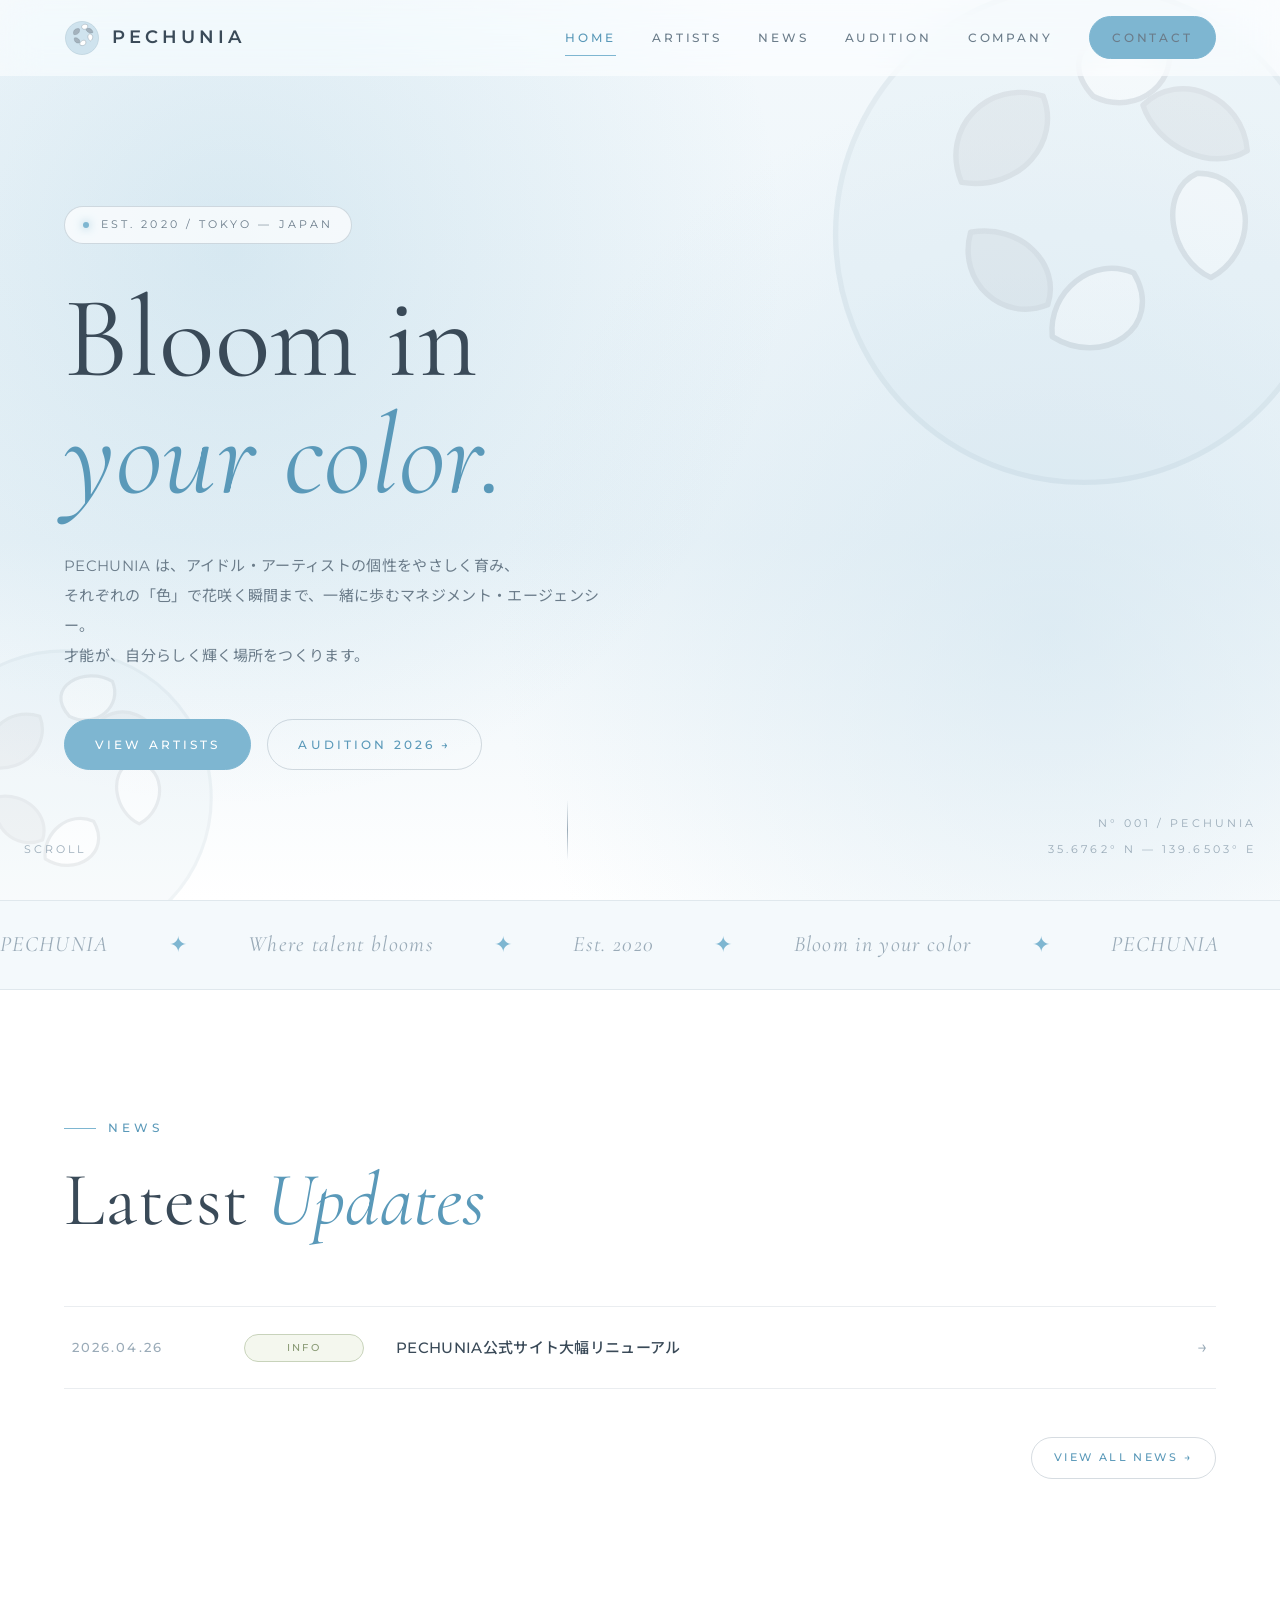
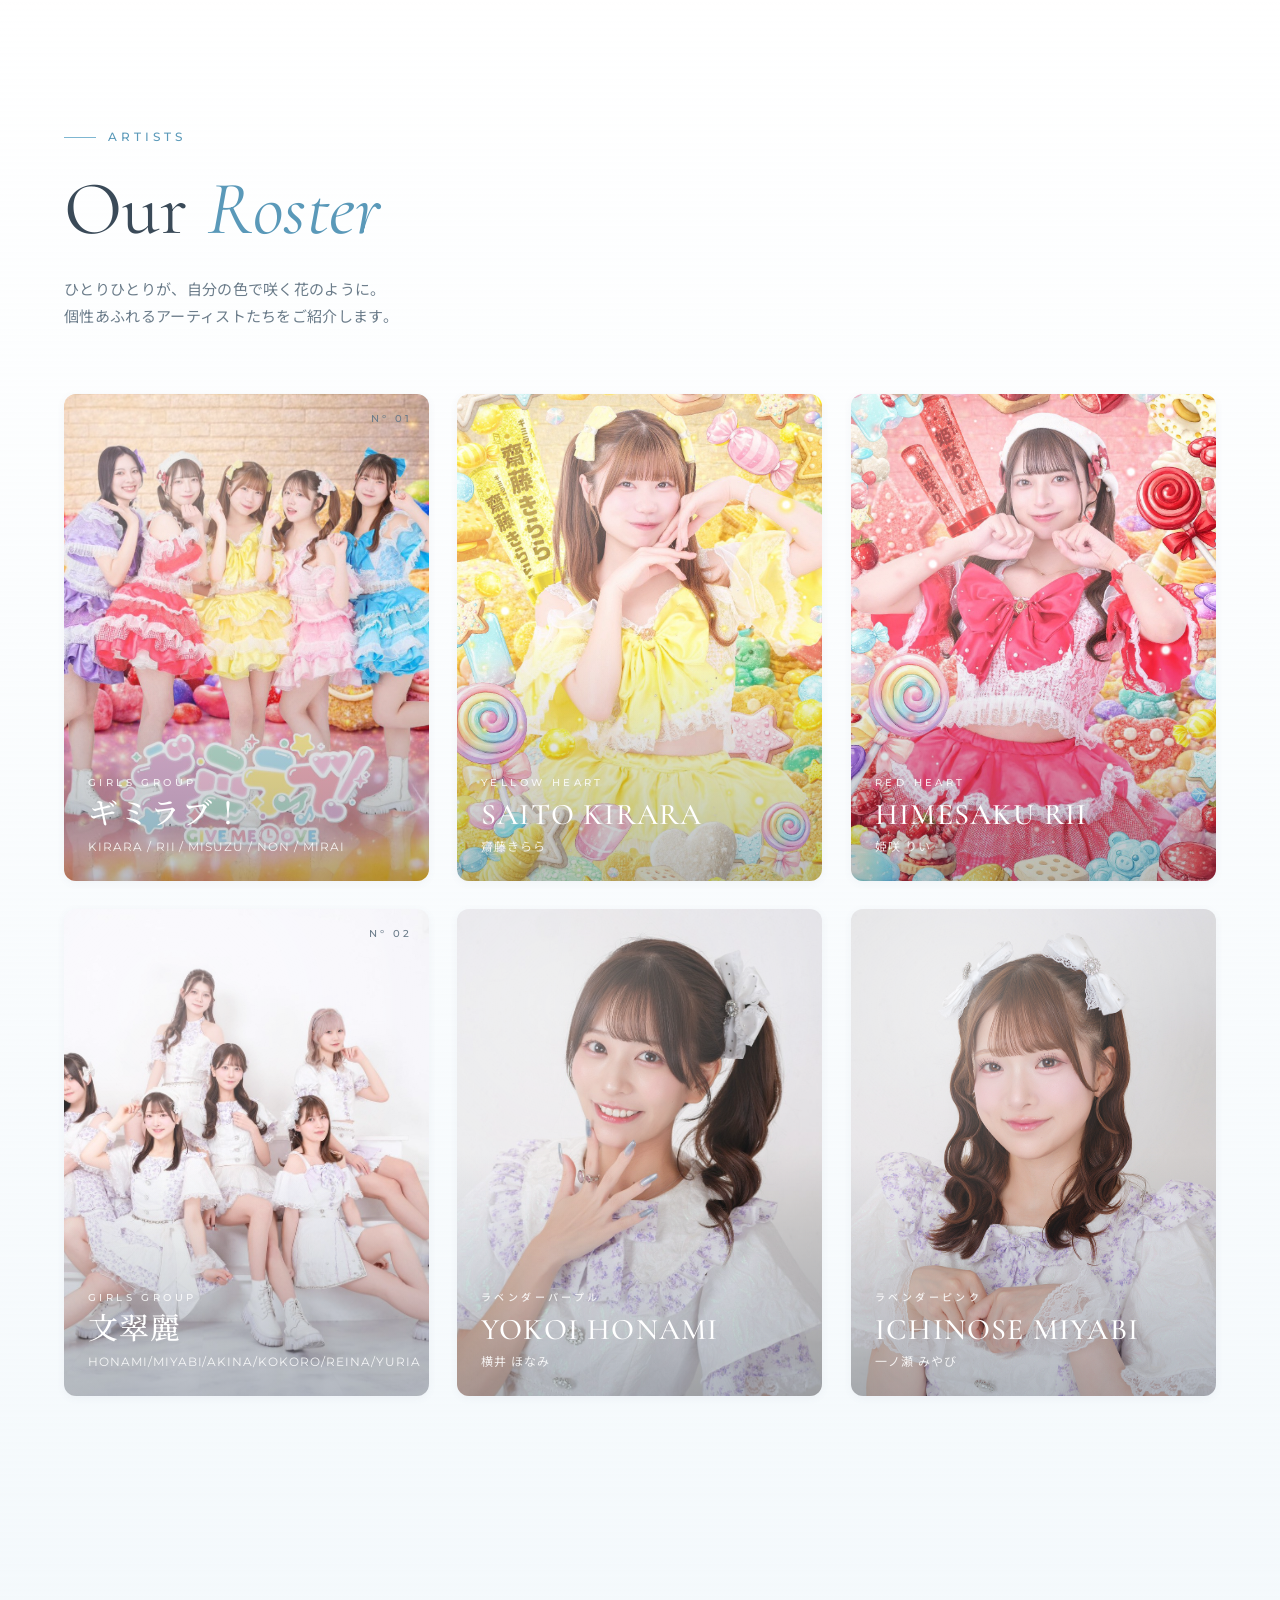
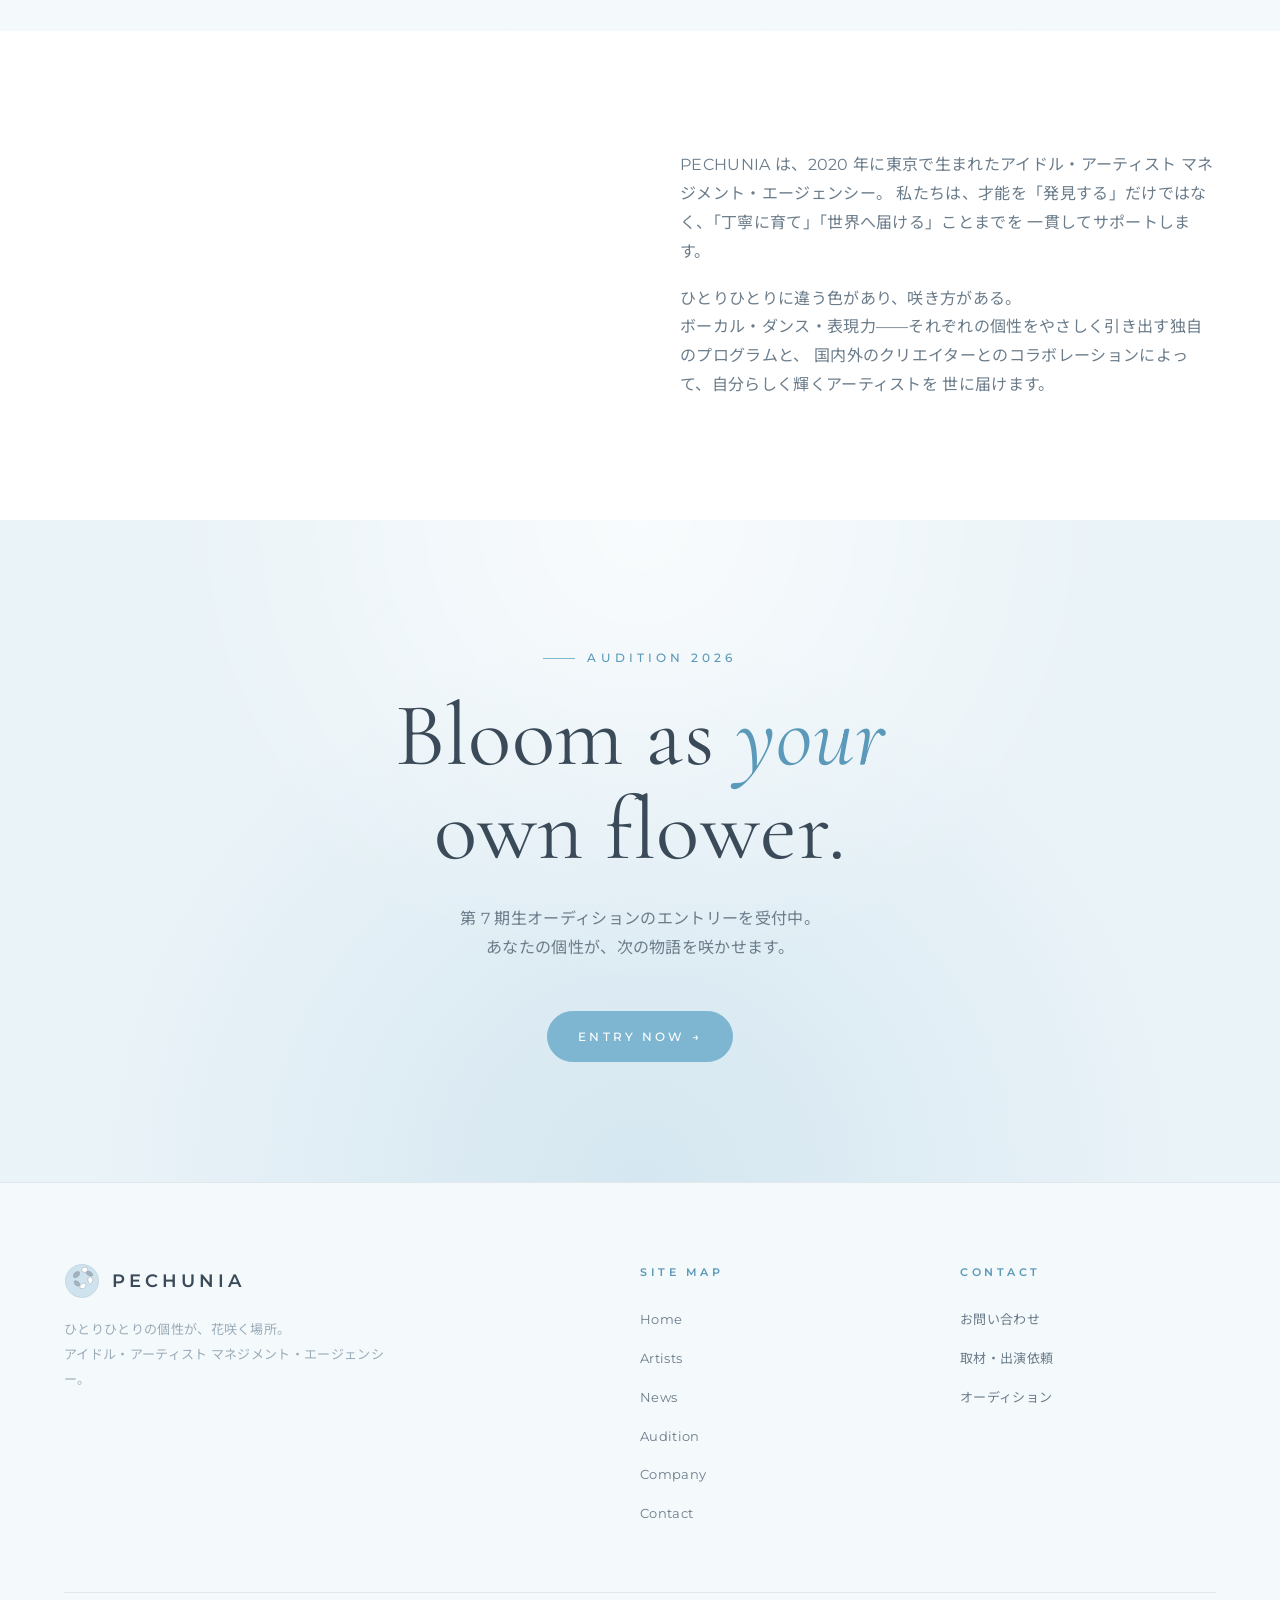
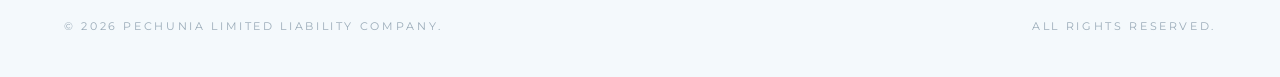
<file: index.html>
<!DOCTYPE html>
<html lang="ja">
<head>
<meta charset="UTF-8">
<meta name="viewport" content="width=device-width, initial-scale=1.0">
<title>PECHUNIA（ペチュニア） | 仙台・東京のアイドル事務所</title>
<meta name="description" content="PECHUNIA（ペチュニア）は、東京・渋谷に拠点を置くアイドル事務所。仙台・宮城ゆかりのアイドル「ギミラブ！」「文翠麗」が所属し、ひとりひとりの個性を大切に育てるマネジメントを行っています。">
<meta name="keywords" content="ペチュニア,PECHUNIA,アイドル,アイドル事務所,事務所,仙台,宮城,東京,渋谷,ギミラブ,文翠麗,芸能事務所">
<meta name="robots" content="index, follow">
<meta name="author" content="PECHUNIA">
<link rel="canonical" href="https://pechunia.net/">

<!-- Open Graph -->
<meta property="og:type" content="website">
<meta property="og:site_name" content="PECHUNIA（ペチュニア）">
<meta property="og:title" content="PECHUNIA（ペチュニア） | 仙台・東京のアイドル事務所">
<meta property="og:description" content="ペチュニアは、東京・渋谷に拠点を置くアイドル事務所。仙台・宮城ゆかりのアイドルが所属。">
<meta property="og:url" content="https://pechunia.net/">
<meta property="og:image" content="https://pechunia.net/img/logo.svg">
<meta property="og:locale" content="ja_JP">

<!-- Twitter Card -->
<meta name="twitter:card" content="summary_large_image">
<meta name="twitter:title" content="PECHUNIA（ペチュニア） | 仙台・東京のアイドル事務所">
<meta name="twitter:description" content="ペチュニアは、東京・渋谷に拠点を置くアイドル事務所。仙台・宮城ゆかりのアイドルが所属。">
<meta name="twitter:image" content="https://pechunia.net/img/logo.svg">

<!-- JSON-LD Organization -->
<script type="application/ld+json">
{
  "@context": "https://schema.org",
  "@type": "Organization",
  "name": "PECHUNIA",
  "alternateName": ["ペチュニア", "合同会社ペチュニア"],
  "url": "https://pechunia.net/",
  "logo": "https://pechunia.net/img/logo.svg",
  "description": "東京・渋谷を拠点に、仙台・宮城ゆかりのアイドルをプロデュースするアイドル事務所。",
  "foundingDate": "2020-06",
  "address": {
    "@type": "PostalAddress",
    "streetAddress": "道玄坂1丁目10番8号 渋谷道玄坂東急ビル 2F-C",
    "addressLocality": "渋谷区",
    "addressRegion": "東京都",
    "postalCode": "150-0043",
    "addressCountry": "JP"
  },
  "email": "info@pechunia.com",
  "founder": {
    "@type": "Person",
    "name": "宮崎 大輝"
  },
  "areaServed": ["東京都", "宮城県", "仙台市", "日本"],
  "sameAs": []
}
</script>

<link rel="icon" type="image/svg+xml" href="img/logo-mark.svg">
<link rel="preconnect" href="https://fonts.googleapis.com">
<link rel="preconnect" href="https://fonts.gstatic.com" crossorigin>
<link href="https://fonts.googleapis.com/css2?family=Cormorant+Garamond:ital,wght@0,400;0,500;1,400;1,500&family=Montserrat:wght@300;400;500;600&family=Noto+Sans+JP:wght@300;400;500;700&family=Noto+Serif+JP:wght@400;500&display=swap" rel="stylesheet">
<link rel="stylesheet" href="css/style.css">
</head>
<body>

<!-- ========== Header ========== -->
<header class="site-header" id="siteHeader">
  <div class="header-inner">
    <a href="index.html" class="logo">
      <span class="logo-mark"></span>
      PECHUNIA
    </a>
    <nav class="nav" id="nav">
      <a href="index.html" class="is-active">HOME</a>
      <a href="artists.html">ARTISTS</a>
      <a href="news.html">NEWS</a>
      <a href="audition.html">AUDITION</a>
      <a href="company.html">COMPANY</a>
      <a href="contact.html" class="btn btn--sm">CONTACT</a>
    </nav>
    <button class="menu-toggle" id="menuToggle" aria-label="menu">
      <span></span><span></span><span></span>
    </button>
  </div>
</header>

<!-- ========== Hero ========== -->
<section class="hero">
  <div class="hero-bg"></div>
  <div class="hero-petals"></div>
  <div class="hero-petals hero-petals--alt"></div>

  <div class="hero-inner">
    <div class="hero-tag">
      <span class="dot"></span>
      EST. 2020 / TOKYO — JAPAN
    </div>

    <h1 class="hero-title">
      <span class="line">Bloom in</span>
      <span class="line"><em>your color.</em></span>
    </h1>

    <p class="hero-sub">
      PECHUNIA は、アイドル・アーティストの個性をやさしく育み、<br>
      それぞれの「色」で花咲く瞬間まで、一緒に歩むマネジメント・エージェンシー。<br>
      才能が、自分らしく輝く場所をつくります。
    </p>

    <div class="hero-cta">
      <a href="artists.html" class="btn">View Artists</a>
      <a href="audition.html" class="btn btn--ghost">Audition 2026 →</a>
    </div>
  </div>

  <div class="hero-meta">
    <div>
      <div>SCROLL</div>
    </div>
    <div class="vline"></div>
    <div style="text-align:right;">
      <div>N° 001 / PECHUNIA</div>
      <div style="margin-top:6px;">35.6762° N — 139.6503° E</div>
    </div>
  </div>
</section>

<!-- ========== Marquee ========== -->
<div class="marquee">
  <div class="marquee-track">
    <span>PECHUNIA<span class="star">✦</span>Where talent blooms<span class="star">✦</span>Est. 2020<span class="star">✦</span>Bloom in your color<span class="star">✦</span></span>
    <span>PECHUNIA<span class="star">✦</span>Where talent blooms<span class="star">✦</span>Est. 2020<span class="star">✦</span>Bloom in your color<span class="star">✦</span></span>
  </div>
</div>

<!-- ========== News ========== -->
<section class="section">
  <div class="container">
    <div class="section-head reveal">
      <div class="eyebrow">News</div>
      <h2 class="section-title">Latest <em>Updates</em></h2>
    </div>

    <div class="news-list reveal" data-render="news" data-limit="5"></div>

    <div style="margin-top:48px; text-align:right;" class="reveal">
      <a href="news.html" class="btn btn--ghost btn--sm">View All News →</a>
    </div>
  </div>
</section>

<!-- ========== Artists ========== -->
<section class="section" style="background:linear-gradient(180deg, transparent, var(--bg-soft));">
  <div class="container">
    <div class="section-head reveal">
      <div class="eyebrow">Artists</div>
      <h2 class="section-title">Our <em>Roster</em></h2>
      <p class="section-lead">
        ひとりひとりが、自分の色で咲く花のように。<br>
        個性あふれるアーティストたちをご紹介します。
      </p>
    </div>

    <div class="artists-grid reveal" data-render="featured"></div>

    <div style="margin-top:64px; text-align:center;" class="reveal">
      <a href="artists.html" class="btn">View All Artists →</a>
    </div>
  </div>
</section>

<!-- ========== About ========== -->
<section class="section">
  <div class="container">
    <div class="about">
      <div class="reveal">
        <div class="eyebrow">About</div>
        <h2 class="section-title">Where <em>talent</em><br>blossoms.</h2>
      </div>

      <div class="about-text reveal" data-delay="1">
        <p>
          PECHUNIA は、2020 年に東京で生まれたアイドル・アーティスト マネジメント・エージェンシー。
          私たちは、才能を「発見する」だけではなく、「丁寧に育て」「世界へ届ける」ことまでを
          一貫してサポートします。
        </p>
        <p>
          ひとりひとりに違う色があり、咲き方がある。<br>
          ボーカル・ダンス・表現力——それぞれの個性をやさしく引き出す独自のプログラムと、
          国内外のクリエイターとのコラボレーションによって、自分らしく輝くアーティストを
          世に届けます。
        </p>
      </div>
    </div>
  </div>
</section>

<!-- ========== CTA ========== -->
<section class="cta-strip">
  <div class="cta-strip-inner container">
    <div class="reveal">
      <div class="eyebrow" style="justify-content:center;">Audition 2026</div>
      <h2>Bloom as <em>your</em><br>own flower.</h2>
      <p>第 7 期生オーディションのエントリーを受付中。<br>あなたの個性が、次の物語を咲かせます。</p>
      <a href="audition.html" class="btn">Entry Now →</a>
    </div>
  </div>
</section>

<!-- ========== Footer ========== -->
<footer class="site-footer">
  <div class="container">
    <div class="footer-grid">
      <div class="footer-brand">
        <a href="index.html" class="logo">
          <span class="logo-mark"></span>
          PECHUNIA
        </a>
        <p>ひとりひとりの個性が、花咲く場所。<br>
        アイドル・アーティスト マネジメント・エージェンシー。</p>
      </div>
      <div class="footer-col">
        <h4>Site Map</h4>
        <ul>
          <li><a href="index.html">Home</a></li>
          <li><a href="artists.html">Artists</a></li>
          <li><a href="news.html">News</a></li>
          <li><a href="audition.html">Audition</a></li>
          <li><a href="company.html">Company</a></li>
          <li><a href="contact.html">Contact</a></li>
        </ul>
      </div>
      <div class="footer-col">
        <h4>Contact</h4>
        <ul>
          <li><a href="contact.html">お問い合わせ</a></li>
          <li><a href="contact.html">取材・出演依頼</a></li>
          <li><a href="audition.html">オーディション</a></li>
        </ul>
      </div>
    </div>

    <div class="footer-bottom">
      <div>© 2026 PECHUNIA Limited Liability Company.</div>
      <div>All Rights Reserved.</div>
    </div>
  </div>
</footer>

<script src="js/data-render.js"></script>
<script src="js/main.js"></script>
</body>
</html>
</file>
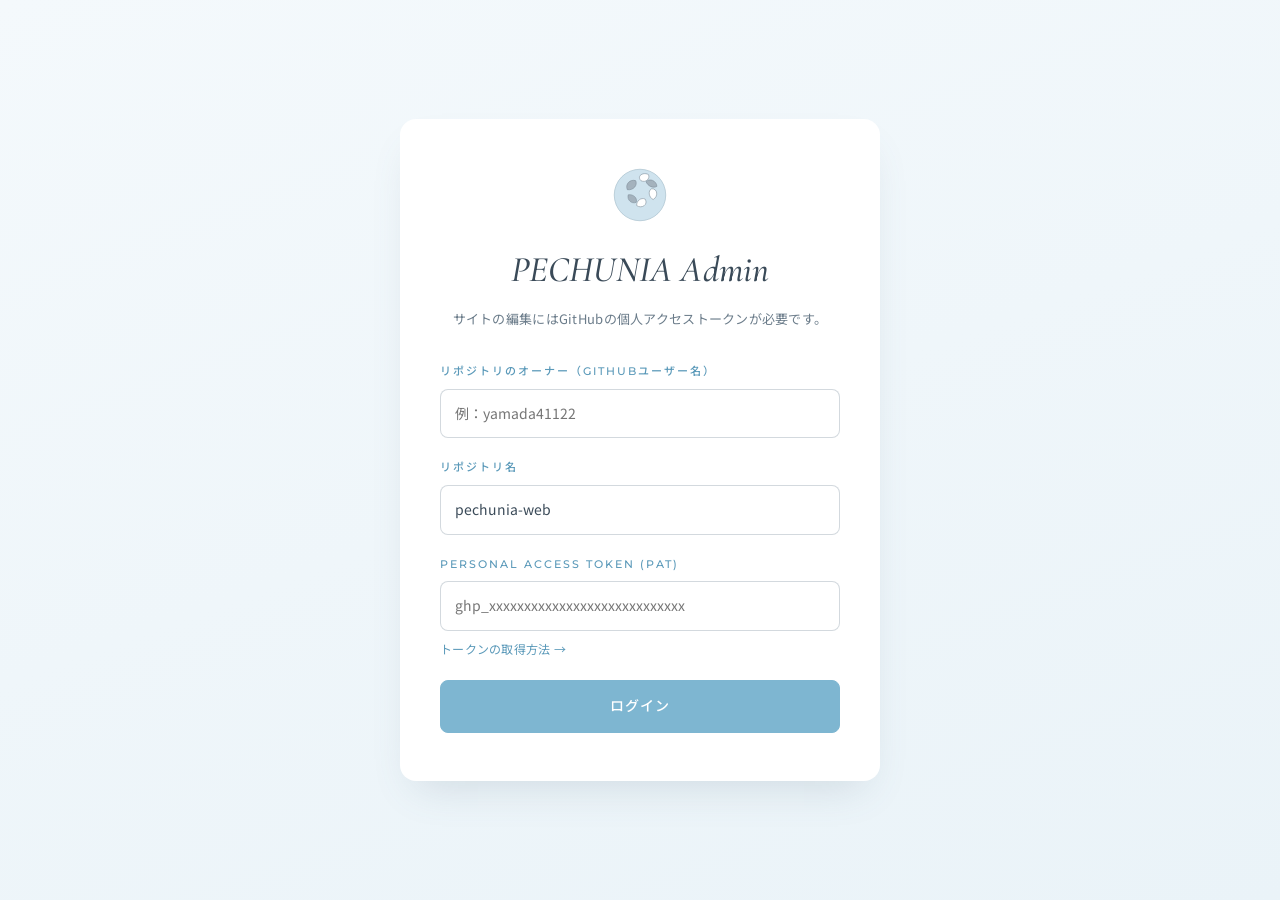
<file: admin/index.html>
<!DOCTYPE html>
<html lang="ja">
<head>
<meta charset="UTF-8">
<meta name="viewport" content="width=device-width, initial-scale=1.0">
<title>Admin | PECHUNIA</title>
<meta name="robots" content="noindex, nofollow">
<link rel="icon" type="image/svg+xml" href="../img/logo-mark.svg">
<link rel="preconnect" href="https://fonts.googleapis.com">
<link rel="preconnect" href="https://fonts.gstatic.com" crossorigin>
<link href="https://fonts.googleapis.com/css2?family=Cormorant+Garamond:ital,wght@0,400;0,500;1,400;1,500&family=Montserrat:wght@300;400;500;600&family=Noto+Sans+JP:wght@300;400;500;700&display=swap" rel="stylesheet">
<link rel="stylesheet" href="admin.css">
</head>
<body>

<!-- ========== Login Screen ========== -->
<div id="loginScreen" class="login-screen">
  <div class="login-card">
    <div class="login-header">
      <img src="../img/logo-mark.svg" alt="PECHUNIA" class="login-logo">
      <h1>PECHUNIA Admin</h1>
      <p>サイトの編集にはGitHubの個人アクセストークンが必要です。</p>
    </div>

    <form id="loginForm" class="login-form">
      <div class="field">
        <label for="ownerInput">リポジトリのオーナー（GitHubユーザー名）</label>
        <input id="ownerInput" type="text" placeholder="例：yamada41122" autocomplete="off" required>
      </div>

      <div class="field">
        <label for="repoInput">リポジトリ名</label>
        <input id="repoInput" type="text" value="pechunia-web" autocomplete="off" required>
      </div>

      <div class="field">
        <label for="tokenInput">Personal Access Token (PAT)</label>
        <input id="tokenInput" type="password" placeholder="ghp_xxxxxxxxxxxxxxxxxxxxxxxxxxxx" autocomplete="off" required>
        <small class="field-help">
          <a href="#" id="tokenHelpLink">トークンの取得方法 →</a>
        </small>
      </div>

      <div class="login-error" id="loginError"></div>

      <button type="submit" class="btn-primary" id="loginBtn">ログイン</button>
    </form>

    <div class="token-help" id="tokenHelp">
      <h3>Personal Access Token の取得方法</h3>
      <ol>
        <li>GitHub にログインした状態で <a href="https://github.com/settings/tokens?type=beta" target="_blank" rel="noopener">こちら</a> を開く</li>
        <li><strong>Generate new token</strong> をクリック</li>
        <li>Token name に任意の名前（例：「pechunia-admin」）</li>
        <li>Expiration（有効期限）を設定（90日〜1年がおすすめ）</li>
        <li>Repository access：<strong>Only select repositories</strong> → 該当リポジトリを選択</li>
        <li>Repository permissions の <strong>Contents</strong> を <strong>Read and write</strong> に</li>
        <li>下部の <strong>Generate token</strong> をクリック</li>
        <li>表示された <code>github_pat_xxxxx...</code> をコピー（一度しか表示されません）</li>
      </ol>
      <p><small>※ トークンはお使いのブラウザにのみ保存され、第三者に送信されることはありません。</small></p>
    </div>
  </div>
</div>

<!-- ========== Admin Dashboard ========== -->
<div id="dashboard" class="dashboard hidden">
  <header class="admin-header">
    <div class="admin-header-inner">
      <div class="admin-brand">
        <img src="../img/logo-mark.svg" alt="" class="admin-logo">
        <div>
          <div class="admin-title">PECHUNIA Admin</div>
          <div class="admin-user" id="adminUser"></div>
        </div>
      </div>
      <div class="admin-actions">
        <a href="../index.html" target="_blank" class="btn-ghost">サイトを確認 ↗</a>
        <button class="btn-ghost" id="logoutBtn">ログアウト</button>
      </div>
    </div>
  </header>

  <nav class="admin-tabs">
    <button class="tab-btn is-active" data-tab="news">News</button>
    <button class="tab-btn" data-tab="artists">Artists</button>
    <button class="tab-btn" data-tab="audition">Audition</button>
    <button class="tab-btn" data-tab="featured">Top Page</button>
  </nav>

  <main class="admin-main">
    <!-- 通知 -->
    <div class="toast" id="toast"></div>

    <!-- News Panel -->
    <section class="panel" data-panel="news">
      <div class="panel-head">
        <div>
          <h2>News 管理</h2>
          <p class="panel-desc">ニュースの追加・編集・並び替えができます。</p>
        </div>
        <div class="panel-actions">
          <button class="btn-ghost" data-action="add-news">+ 新規ニュースを追加</button>
          <button class="btn-primary" data-action="save-news">変更を保存</button>
        </div>
      </div>
      <div class="news-editor" id="newsEditor"></div>
    </section>

    <!-- Artists Panel -->
    <section class="panel hidden" data-panel="artists">
      <div class="panel-head">
        <div>
          <h2>Artists 管理</h2>
          <p class="panel-desc">所属アーティストの追加・編集・並び替えができます。</p>
        </div>
        <div class="panel-actions">
          <button class="btn-ghost" data-action="add-artist">+ 新規アーティストを追加</button>
          <button class="btn-primary" data-action="save-artists">変更を保存</button>
        </div>
      </div>
      <div class="artists-editor" id="artistsEditor"></div>
    </section>

    <!-- Featured (Top Page) Panel -->
    <section class="panel hidden" data-panel="featured">
      <div class="panel-head">
        <div>
          <h2>Top Page 表示項目</h2>
          <p class="panel-desc">トップページの「Our Roster」エリアに表示するアーティスト・メンバーを選択（最大6件）。並び順そのままで表示されます。</p>
        </div>
        <div class="panel-actions">
          <button class="btn-ghost" data-action="add-featured">+ 項目を追加</button>
          <button class="btn-primary" data-action="save-featured">変更を保存</button>
        </div>
      </div>
      <div class="featured-editor" id="featuredEditor"></div>
    </section>

    <!-- Audition Panel -->
    <section class="panel hidden" data-panel="audition">
      <div class="panel-head">
        <div>
          <h2>Audition 管理</h2>
          <p class="panel-desc">オーディションページの内容を編集できます。</p>
        </div>
        <div class="panel-actions">
          <button class="btn-primary" data-action="save-audition">変更を保存</button>
        </div>
      </div>
      <div class="audition-editor" id="auditionEditor"></div>
    </section>

  </main>
</div>

<!-- ========== Modal Overlay ========== -->
<div class="modal-overlay hidden" id="modal">
  <div class="modal" id="modalBox">
    <div class="modal-header">
      <h3 id="modalTitle">編集</h3>
      <button class="modal-close" id="modalClose" aria-label="閉じる">✕</button>
    </div>
    <div class="modal-body" id="modalBody"></div>
    <div class="modal-footer">
      <button class="btn-ghost" id="modalCancel">キャンセル</button>
      <button class="btn-primary" id="modalSave">適用</button>
    </div>
  </div>
</div>

<!-- ========== Member Modal (nested) ========== -->
<div class="modal-overlay hidden" id="memberModal" style="z-index:210;">
  <div class="modal">
    <div class="modal-header">
      <h3 id="memberModalTitle">メンバー編集</h3>
      <button class="modal-close" id="memberModalClose" aria-label="閉じる">✕</button>
    </div>
    <div class="modal-body" id="memberModalBody"></div>
    <div class="modal-footer">
      <button class="btn-ghost" id="memberModalCancel">キャンセル</button>
      <button class="btn-primary" id="memberModalSave">適用</button>
    </div>
  </div>
</div>

<!-- ========== Loading Overlay ========== -->
<div class="loading-overlay hidden" id="loading">
  <div class="loading-spinner"></div>
  <div class="loading-text" id="loadingText">読み込み中...</div>
</div>

<script src="github.js"></script>
<script src="admin.js"></script>
</body>
</html>
</file>
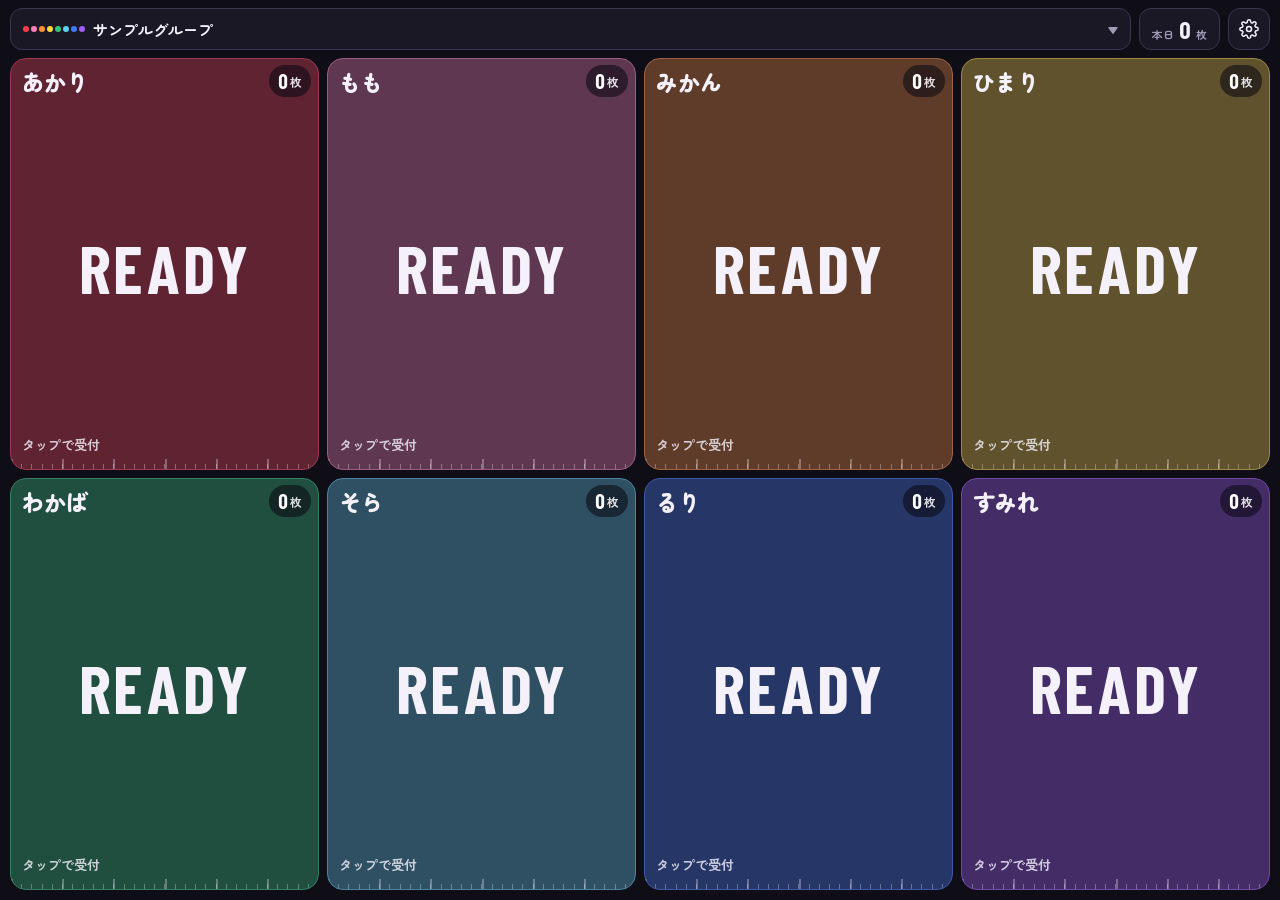
<file: cheki/index.html>
<!DOCTYPE html>
<html lang="ja">
<head>
<meta charset="utf-8">
<meta name="viewport" content="width=device-width, initial-scale=1, viewport-fit=cover">
<meta name="theme-color" content="#0F0D16">
<meta name="apple-mobile-web-app-capable" content="yes">
<meta name="mobile-web-app-capable" content="yes">
<meta name="apple-mobile-web-app-status-bar-style" content="black-translucent">
<meta name="apple-mobile-web-app-title" content="チェキタイマー">
<meta name="robots" content="noindex, nofollow">
<title>アイドルチェキタイマー</title>
<link rel="manifest" href="manifest.webmanifest">
<link rel="apple-touch-icon" href="icons/icon-180.png">
<link rel="icon" type="image/png" href="icons/icon-192.png">
<link rel="preconnect" href="https://fonts.googleapis.com">
<link rel="preconnect" href="https://fonts.gstatic.com" crossorigin>
<link href="https://fonts.googleapis.com/css2?family=Barlow+Condensed:wght@600;700&family=Zen+Maru+Gothic:wght@500;700;900&display=swap" rel="stylesheet">
<style>
:root{
  /* layout: slim header + equal-cell grid that fills one phone screen; each cell is a member-colour meter that drains right→left */
  --bg:#0F0D16;
  --surface:#1B1826;
  --surface-2:#272336;
  --line:#3A3550;
  --text:#F4F1FB;
  --muted:#A09AB8;
  --accent:#FF5C9E;
  --danger:#FF4D5E;
  --k-c:#FF5C9E; /* チェキ */
  --k-p:#5CD2F2; /* 写メ */
  --k-v:#FFB547; /* 動画 */
  --k-f:#7FE8D0; /* 初回 */
  --f-body:"Zen Maru Gothic","Hiragino Maru Gothic ProN","Hiragino Sans","Noto Sans JP",system-ui,sans-serif;
  --f-num:"Barlow Condensed","DIN Condensed","Arial Narrow",sans-serif;
  color-scheme:dark;
}
*{box-sizing:border-box;margin:0;padding:0}
html,body{height:100%}
body{background:var(--bg);color:var(--text);font-family:var(--f-body);-webkit-text-size-adjust:100%;overflow:hidden;touch-action:manipulation;-webkit-user-select:none;user-select:none;-webkit-tap-highlight-color:transparent}
button{font:inherit;color:inherit;border:0;background:none;cursor:pointer;touch-action:manipulation}
input,select,textarea{font:inherit;color:inherit}
:focus-visible{outline:2px solid var(--accent);outline-offset:2px}

.app{height:100%;display:flex;flex-direction:column;padding:env(safe-area-inset-top) env(safe-area-inset-right) env(safe-area-inset-bottom) env(safe-area-inset-left)}
.bar{flex:none;display:flex;align-items:center;gap:8px;padding:8px 10px}
.tb{height:42px;border-radius:12px;background:var(--surface);border:1px solid var(--line);display:flex;align-items:center}
.grp-btn{flex:1 1 auto;min-width:0;gap:8px;padding:0 12px;font-weight:700;font-size:15px}
.grp-btn .gn{overflow:hidden;text-overflow:ellipsis;white-space:nowrap}
.grp-btn .dots{display:flex;gap:2px;flex:none}
.grp-btn .dots i{width:6px;height:6px;border-radius:50%;display:block}
.grp-btn .caret{margin-left:auto;color:var(--muted);font-size:10px;flex:none}
.total-btn{flex:none;padding:0 12px;gap:5px;align-items:baseline;padding-top:9px}
.total-btn .lb{font-size:11px;color:var(--muted);font-weight:700}
.total-btn .v{font-family:var(--f-num);font-weight:700;font-size:24px;font-variant-numeric:tabular-nums;line-height:1}
.total-btn .u{font-size:11px;color:var(--muted);font-weight:700}
.icon-btn{flex:none;width:42px;justify-content:center}
.icon-btn svg{width:20px;height:20px;stroke:var(--text);fill:none;stroke-width:1.8;stroke-linecap:round;stroke-linejoin:round}

.grid{flex:1 1 auto;min-height:0;display:grid;gap:8px;padding:0 10px 10px;grid-template-columns:repeat(var(--cols,2),minmax(0,1fr));grid-template-rows:repeat(var(--rows,4),minmax(0,1fr))}

/* member card */
.card{position:relative;border-radius:16px;overflow:hidden;container-type:size;background:color-mix(in srgb,var(--mc) 13%,var(--surface));border:1.5px solid color-mix(in srgb,var(--mc) 50%,var(--line));cursor:pointer;outline-offset:-2px}
.layer{position:absolute;inset:0;pointer-events:none}
.base{color:var(--text)}
.fill{background:var(--mc);color:var(--ink);clip-path:inset(0 calc((1 - var(--p,1)) * 100%) 0 0)}
.nm{position:absolute;left:11px;top:9px;right:62px;font-weight:900;font-size:clamp(13px,12cqh,22px);line-height:1.2;white-space:nowrap;overflow:hidden;text-overflow:ellipsis}
.kd{position:absolute;left:11px;right:8px;top:calc(10px + clamp(16px,14.5cqh,27px));font-size:clamp(10px,8.5cqh,13px);font-weight:700;white-space:nowrap;overflow:hidden;text-overflow:ellipsis;opacity:.92}
.sec{position:absolute;left:0;right:0;top:51%;transform:translateY(-50%);text-align:center;font-family:var(--f-num);font-weight:700;font-size:min(46cqh,40cqw);line-height:1;font-variant-numeric:tabular-nums;white-space:nowrap}
.sec small{font-family:var(--f-body);font-size:.27em;font-weight:900;margin-left:.06em}
.sec.word{font-size:min(28cqh,22cqw);letter-spacing:.04em}
.st{position:absolute;left:11px;bottom:15px;font-size:clamp(10px,8.5cqh,13px);font-weight:700;opacity:.8;white-space:nowrap}
.ruler{position:absolute;left:0;right:0;bottom:0;height:10px;background-image:repeating-linear-gradient(to right,var(--tk) 0 2px,transparent 2px var(--tb,16.6667%)),repeating-linear-gradient(to right,var(--tk) 0 1px,transparent 1px var(--ts,3.3333%));background-size:100% 10px,100% 5px;background-position:0 100%,0 100%;background-repeat:no-repeat}
.base .ruler{--tk:color-mix(in srgb,var(--text) 32%,transparent)}
.fill .ruler{--tk:color-mix(in srgb,var(--ink) 38%,transparent)}

.pill{height:clamp(26px,21cqh,36px);padding:0 11px;border-radius:999px;background:rgba(12,9,20,.58);color:#fff;font-weight:700;font-size:clamp(11px,9cqh,14px);display:inline-flex;align-items:center;gap:2px;white-space:nowrap;-webkit-backdrop-filter:blur(6px);backdrop-filter:blur(6px)}
.tr{position:absolute;right:7px;top:6px;display:flex;flex-direction:column;align-items:flex-end;gap:4px}
.cnt,.wb{height:clamp(24px,19cqh,32px);padding:0 9px}
.wb{background:var(--danger);color:#fff;gap:3px}
.wb[hidden]{display:none}
.wb b{font-family:var(--f-num);font-size:1.45em;line-height:1}
.has-warn .kd{right:62px}
.cnt b{font-family:var(--f-num);font-size:1.45em;font-variant-numeric:tabular-nums;line-height:1}
.cnt span{font-size:.85em;opacity:.85}
.ctrl{position:absolute;right:7px;bottom:15px;display:none;gap:6px}
.s-run .c-run,.s-pause .c-run,.s-done .c-done,.s-called .c-called{display:flex}
.pill.call{background:#fff;color:#17131F;font-weight:900;letter-spacing:.06em;padding:0 16px}
.pill.cont{background:var(--danger);color:#fff}
.s-called .st{display:none}
/* CALL後の「終了」「CALL◯回目」はカード下半分いっぱいの大ボタン */
.c-called,.c-done{left:7px;right:7px;bottom:14px;height:44cqh;gap:7px}
.c-called .pill,.c-done .pill{flex:1 1 0;min-width:0;height:100%;padding:0 4px;justify-content:center;border-radius:14px;font-size:clamp(15px,min(15cqh,11.5cqw),28px);font-weight:900;letter-spacing:.02em;background:rgba(12,9,20,.78);border:2px solid rgba(255,255,255,.85)}
.c-called .pill.cont{background:var(--k-v);color:#1d1203;border-color:#fff;flex-direction:column;gap:0;line-height:1.05}
.c-called .pill.cont small{font-size:.62em;font-weight:900}
.c-called .pill.cont.last{background:var(--danger);color:#fff}
.c-done .pill.call{background:#fff;color:#17131F;border-color:#fff;font-size:clamp(20px,min(22cqh,16cqw),40px);letter-spacing:.14em;box-shadow:0 2px 0 rgba(0,0,0,.25)}
.s-done .sec{top:39%;font-size:min(24cqh,20cqw)}
.s-done .st{display:none}
.crow.orow{grid-template-columns:minmax(0,1fr) auto 92px}
.crow.orow .n{font-size:22px;white-space:nowrap}
.crow.orow .n small{font-family:var(--f-body);font-size:11px;color:var(--muted);margin-left:4px}
.crow.orow button{font-size:13px}
.stbl .ocol .v{font-size:18px}
.stbl .ocol .v.zero{color:var(--line)}
.s-called .sec{top:39%;font-size:min(26cqh,24cqw)}
.s-called{border-color:var(--text);box-shadow:inset 0 0 0 3px var(--text)}
.s-run .st{display:none}
.s-idle{background:color-mix(in srgb,var(--mc) 30%,var(--surface))}
.s-idle .fill{visibility:hidden}
.s-run .sec,.s-pause .sec{top:49%;font-size:min(36cqh,34cqw)}
.s-pause .sec{animation:blink 1.1s ease-in-out infinite}
.s-pause .fill{background-image:repeating-linear-gradient(135deg,transparent 0 10px,rgba(0,0,0,.10) 10px 20px)}
.warn{border-color:var(--danger);animation:pulse .5s ease-in-out infinite alternate}
.s-done{border-color:var(--mc)}
.s-done .fill{animation:flash .55s steps(1) infinite}
@keyframes blink{50%{opacity:.35}}
@keyframes pulse{from{box-shadow:inset 0 0 0 0 var(--danger)}to{box-shadow:inset 0 0 0 4px var(--danger)}}
@keyframes flash{0%{opacity:1}50%{opacity:.08}}
@media (prefers-reduced-motion:reduce){
  .s-pause .sec,.warn,.s-done .fill{animation:none}
  .warn{box-shadow:inset 0 0 0 4px var(--danger)}
  .s-done{box-shadow:inset 0 0 0 5px var(--text)}
}

/* sheets & dialogs */
.ov{position:fixed;inset:0;z-index:20;background:rgba(5,4,10,.62);display:none;align-items:flex-end;justify-content:center}
.ov.open{display:flex}
.ov.center{align-items:center;padding:16px}
.sheet{width:100%;max-width:560px;max-height:90%;overflow:auto;-webkit-overflow-scrolling:touch;background:var(--surface);border:1px solid var(--line);border-bottom:0;border-radius:22px 22px 0 0;padding:16px 16px calc(18px + env(safe-area-inset-bottom));display:flex;flex-direction:column;gap:16px}
.ov.center .sheet{max-width:360px;border-radius:20px;border-bottom:1px solid var(--line);padding-bottom:18px}
.sh-h{display:flex;align-items:center;gap:10px}
.sh-h h2{font-size:18px;font-weight:900;flex:1;text-wrap:balance}
.x{width:36px;height:36px;flex:none;border-radius:50%;background:var(--surface-2);display:grid;place-items:center;font-size:18px;color:var(--muted)}
.sec-title{font-size:12px;font-weight:700;color:var(--muted);letter-spacing:.04em}
.stack{display:flex;flex-direction:column;gap:8px}
.row{display:flex;align-items:center;gap:8px}
.btn{height:46px;padding:0 16px;border-radius:12px;background:var(--surface-2);border:1px solid var(--line);font-weight:700;font-size:15px;display:inline-flex;align-items:center;justify-content:center;gap:6px}
.btn.primary{background:var(--accent);border-color:var(--accent);color:#22061a}
.btn.danger{color:var(--danger)}
.btn.wide{width:100%}
.btn:disabled{opacity:.4;cursor:default}
.inp{height:46px;width:100%;min-width:0;padding:0 12px;border-radius:10px;background:var(--surface-2);border:1px solid var(--line);font-size:16px}
.inp:focus{border-color:var(--accent);outline:none}
textarea.inp{height:96px;padding:10px 12px;font-size:13px;font-family:ui-monospace,Menlo,monospace;resize:vertical;-webkit-user-select:text;user-select:text}
.note{font-size:12px;color:var(--muted);line-height:1.6}
.kdot{width:10px;height:10px;border-radius:50%;background:var(--kc);display:inline-block;flex:none}
/* icons */
.ic{width:1.25em;height:1.25em;flex:none;fill:none;stroke:currentColor;stroke-width:1.9;stroke-linecap:round;stroke-linejoin:round;vertical-align:-.25em}
.ic .ic-fill{fill:currentColor;fill-opacity:.28}
.ic-k{color:var(--kc,currentColor)}
.it{display:inline-flex;align-items:center;gap:.15em;white-space:nowrap}
.it .ic-s{margin-right:.2em;opacity:.9}
.plus{margin:0 .25em;opacity:.7}
.card .kd{display:flex;align-items:center}
.card .kd .ic{width:1.45em;height:1.45em}
.card .kd .ic-k{color:inherit}
.legend{display:inline-flex;align-items:center;gap:.2em;color:var(--text)}

.glist{display:flex;flex-direction:column;gap:8px}
.gitem{display:flex;align-items:center;gap:10px;padding:10px 10px 10px 12px;border-radius:14px;background:var(--surface-2);border:1.5px solid var(--line)}
.gitem.on{border-color:var(--accent)}
.gitem .pick{flex:1;min-width:0;text-align:left;display:flex;flex-direction:column;gap:5px}
.gitem .t{font-weight:900;font-size:15px;overflow:hidden;text-overflow:ellipsis;white-space:nowrap}
.gitem .m{font-size:12px;color:var(--muted);line-height:1.5}
.gitem .dots{display:flex;gap:3px}
.gitem .dots i{width:10px;height:10px;border-radius:50%;display:block;border:1px solid rgba(255,255,255,.15)}
.gitem .ed{height:36px;padding:0 12px;border-radius:10px;background:var(--surface);border:1px solid var(--line);font-size:13px;font-weight:700}
.badge{font-size:10px;font-weight:700;color:#22061a;background:var(--accent);border-radius:6px;padding:2px 6px;align-self:flex-start}

.chips{display:flex;flex-wrap:wrap;gap:6px}
.chip{height:38px;min-width:52px;padding:0 12px;border-radius:10px;background:var(--surface-2);border:1px solid var(--line);font-weight:700;font-family:var(--f-num);font-size:18px;font-variant-numeric:tabular-nums}
.chip small{font-family:var(--f-body);font-size:11px;margin-left:1px}
.chip.on{background:var(--accent);border-color:var(--accent);color:#22061a}

/* menu editor */
.mtbl{display:flex;flex-direction:column;gap:6px}
.mitem{display:grid;grid-template-columns:52px minmax(0,1fr) 84px 18px;gap:8px;align-items:center;padding:6px 10px 6px 8px;border-radius:12px;background:var(--surface-2);border:1px solid var(--line)}
.mitem.off{opacity:.5}
.mitem .lb{display:flex;align-items:center;gap:8px;font-weight:700;font-size:14px;white-space:nowrap;overflow:hidden}
.mitem .lb .ic,.crow .lb .ic{width:20px;height:20px}
.mitem .lb .ic-s,.crow .lb .ic-s{color:var(--muted);margin-left:2px}
.mitem .lb{gap:4px}
.crow .lb{gap:4px}
.mitem .lb small{color:var(--muted);font-weight:700;font-size:12px}
.mitem .inp{height:38px;text-align:center;font-family:var(--f-num);font-size:20px;padding:0 6px;background:var(--surface)}
.mitem .u{font-size:12px;color:var(--muted)}

.mblock{display:flex;flex-direction:column;gap:6px;padding-bottom:10px;border-bottom:1px solid var(--line)}
.mblock:last-child{border-bottom:0;padding-bottom:0}
.snd{display:grid;grid-template-columns:44px minmax(0,1fr) 80px;gap:6px;align-items:center}
.snd .sl{display:flex;flex-direction:column;align-items:center;font-size:10px;font-weight:700;color:var(--muted);gap:1px}
.snd .sl .ic{width:18px;height:18px}
.snd select.inp{height:40px;font-size:15px;background-position:calc(100% - 18px) 17px,calc(100% - 13px) 17px}
.snd .play{height:40px;border-radius:10px;background:var(--surface-2);border:1px solid var(--line);font-size:13px;font-weight:700}
.mrow{display:grid;grid-template-columns:44px minmax(0,1fr) 34px 34px 34px;gap:6px;align-items:center}
.swatch{width:44px;height:44px;border-radius:12px;border:2px solid rgba(255,255,255,.18);background:var(--c)}
.mini{width:34px;height:34px;border-radius:9px;background:var(--surface-2);border:1px solid var(--line);color:var(--muted);font-size:14px;display:grid;place-items:center}
.mini:disabled{opacity:.3}
.mnum{font-family:var(--f-num);font-size:12px;color:var(--muted)}

.palette{display:grid;grid-template-columns:repeat(4,1fr);gap:8px}
.pal{display:flex;flex-direction:column;align-items:center;gap:4px;padding:8px 2px;border-radius:12px;border:1.5px solid transparent;font-size:11px;font-weight:700;color:var(--muted)}
.pal i{width:38px;height:38px;border-radius:50%;background:var(--c);display:block;border:1px solid rgba(255,255,255,.18)}
.pal.on{border-color:var(--accent);color:var(--text)}
.custom-color{display:flex;align-items:center;gap:10px;padding:10px 12px;border-radius:12px;background:var(--surface-2);border:1px solid var(--line);font-weight:700;font-size:14px}
.custom-color input{width:44px;height:36px;border:0;background:none;padding:0}

/* type picker */
.mc-dot{width:14px;height:14px;border-radius:50%;background:var(--mc);flex:none;border:1px solid rgba(255,255,255,.2)}
.pgrid{display:grid;grid-template-columns:64px 1fr 1fr;gap:8px;align-items:stretch}
.pgrid .ch{font-size:12px;font-weight:700;color:var(--muted);display:flex;align-items:center;justify-content:center;gap:4px;align-self:end}
.pgrid .ch .ic{width:20px;height:20px;color:var(--text)}
.pgrid .rh{display:flex;flex-direction:column;align-items:center;justify-content:center;gap:3px;font-weight:900;font-size:13px}
.pgrid .rh .ic{width:26px;height:26px}
.pk{min-height:80px;border-radius:14px;background:var(--surface-2);border:1.5px solid color-mix(in srgb,var(--kc) 55%,var(--line));display:flex;flex-direction:column;align-items:center;justify-content:center;gap:1px;position:relative}
.pk b{font-size:15px;font-weight:900}
.pk-ic{display:flex;align-items:center;gap:4px;font-size:22px;margin-bottom:1px}
.pk-ctl{display:flex;flex-direction:column;gap:8px}
.seg{display:grid;grid-auto-flow:column;grid-auto-columns:1fr;gap:4px;padding:4px;background:var(--surface-2);border-radius:13px;border:1px solid var(--line)}
.seg[hidden],.slots[hidden]{display:none}
.seg button{height:42px;border-radius:9px;font-weight:900;font-size:15px;color:var(--muted)}
.seg button b{font-family:var(--f-num);font-size:22px;margin-right:1px}
.seg button.on{background:var(--accent);color:#22061a}
.slots{display:grid;grid-template-columns:repeat(var(--n,2),minmax(0,1fr));gap:6px}
.slot{height:50px;border-radius:12px;border:1.5px dashed var(--line);display:flex;align-items:center;justify-content:center;gap:3px;font-size:12px;white-space:nowrap;font-weight:700;color:var(--muted);padding:0 6px;overflow:hidden}
.slot .no{font-family:var(--f-num);font-size:12px;color:var(--muted);margin-right:2px}
.slot.cur{border-color:var(--accent);color:var(--text)}
.slot.filled{border-style:solid;border-color:var(--kc);color:var(--text);background:color-mix(in srgb,var(--kc) 18%,var(--surface-2))}
.slot.filled::after{content:"×";margin-left:4px;color:var(--muted)}
.full [data-act=plus]{display:none}
.pk-ic .ic-s{color:var(--text)}
.pk .pk-sec{font-family:var(--f-num);font-size:17px;color:var(--muted);font-variant-numeric:tabular-nums}
.pk .pk-sec small{font-family:var(--f-body);font-size:11px}
.pk.last{background:color-mix(in srgb,var(--kc) 24%,var(--surface-2))}
.pk.last::after{content:"前回";position:absolute;top:5px;right:7px;font-size:10px;font-weight:700;color:var(--kc)}
.pk-empty{min-height:80px;border-radius:14px;border:1px dashed var(--line)}

/* count editor */
.ctotal{display:flex;align-items:baseline;justify-content:center;gap:6px;font-weight:700}
.ctotal b{font-family:var(--f-num);font-size:54px;line-height:1;font-variant-numeric:tabular-nums}
.ctotal span{color:var(--muted);font-size:13px}
.crow{display:grid;grid-template-columns:minmax(0,1fr) 48px 52px 48px;gap:8px;align-items:center;padding:6px 6px 6px 12px;border-radius:12px;background:var(--surface-2);border:1px solid var(--line)}
.crow .lb{display:flex;align-items:center;gap:8px;font-weight:700;font-size:14px;white-space:nowrap}
.crow .lb small{color:var(--muted);font-size:12px}
.crow .n{text-align:center;font-family:var(--f-num);font-weight:700;font-size:28px;font-variant-numeric:tabular-nums}
.crow.wrow{border-color:color-mix(in srgb,var(--danger) 60%,var(--line))}
.crow.wrow .lb{color:var(--danger)}
.crow button{height:42px;border-radius:10px;background:var(--surface);border:1px solid var(--line);font-size:20px;font-weight:700}

/* summary */
.tbl-wrap{overflow-x:auto;margin:0 -4px}
.stbl{width:100%;border-collapse:collapse;font-variant-numeric:tabular-nums}
.stbl th{font-size:11px;font-weight:700;color:var(--muted);padding:0 4px 6px;text-align:right;white-space:nowrap}
.stbl th:first-child{text-align:left}
.stbl .th-k{display:inline-flex;flex-direction:column;align-items:flex-end;gap:2px}
.stbl .th-k .ic{width:18px;height:18px}
.stbl .br .ic{width:1.15em;height:1.15em;vertical-align:-.3em;margin-right:1px}
.stbl td{padding:7px 4px;border-top:1px solid var(--line);text-align:right;vertical-align:top}
.stbl td:first-child{text-align:left}
.stbl .mn{display:flex;align-items:center;gap:7px;font-weight:700;font-size:14px;white-space:nowrap;max-width:9em;overflow:hidden;text-overflow:ellipsis}
.stbl .mn i{width:10px;height:10px;border-radius:50%;background:var(--c);flex:none}
.stbl .v{font-family:var(--f-num);font-size:21px;font-weight:700;line-height:1}
.stbl .v.zero{color:var(--line)}
.stbl .br{display:block;font-size:10px;color:var(--muted);margin-top:3px;white-space:nowrap}
.stbl .tot .v{color:var(--accent)}
.stbl .wcol .v{color:var(--danger)}
.stbl .wcol .v.zero{color:var(--line)}
.stbl tfoot td{border-top:2px solid var(--line);font-weight:900}
select.inp{-webkit-appearance:none;appearance:none;background-image:linear-gradient(45deg,transparent 50%,var(--muted) 50%),linear-gradient(135deg,var(--muted) 50%,transparent 50%);background-position:calc(100% - 18px) 20px,calc(100% - 13px) 20px;background-size:5px 5px;background-repeat:no-repeat}

.tg{display:flex;align-items:center;gap:12px;padding:12px;border-radius:12px;background:var(--surface-2);border:1px solid var(--line)}
.tg .tx{flex:1;display:flex;flex-direction:column;gap:2px;font-weight:700;font-size:15px}
.tg .tx small{font-weight:500;font-size:12px;color:var(--muted)}
.sw{position:relative;width:52px;height:30px;flex:none}
.sw input{position:absolute;opacity:0;inset:0;margin:0;cursor:pointer;z-index:1}
.sw span{position:absolute;inset:0;border-radius:15px;background:var(--line);transition:background .15s}
.sw span::after{content:"";position:absolute;left:3px;top:3px;width:24px;height:24px;border-radius:50%;background:#fff;transition:transform .15s}
.sw input:checked+span{background:var(--accent)}
.sw input:checked+span::after{transform:translateX(22px)}
.sw input:focus-visible+span{outline:2px solid var(--accent);outline-offset:2px}
.howto{display:flex;flex-direction:column;gap:6px;font-size:13px;line-height:1.6;color:var(--muted)}
.howto b{color:var(--text)}

.toast{position:fixed;left:50%;bottom:calc(24px + env(safe-area-inset-bottom));transform:translateX(-50%) translateY(20px);opacity:0;background:var(--text);color:var(--bg);font-weight:700;font-size:14px;padding:10px 18px;border-radius:999px;z-index:40;pointer-events:none;transition:opacity .2s,transform .2s;max-width:90%;text-align:center}
.toast.show{opacity:1;transform:translateX(-50%) translateY(0)}
</style>
</head>
<body>
<div class="app">
  <header class="bar">
    <button class="tb grp-btn" id="grpBtn" aria-label="グループを切り替える">
      <span class="dots" id="grpDots"></span>
      <span class="gn" id="grpName"></span>
      <span class="caret">▼</span>
    </button>
    <button class="tb total-btn" id="totalBtn" aria-label="本日の集計を見る">
      <span class="lb">本日</span><span class="v" id="totalV">0</span><span class="u">枚</span>
    </button>
    <button class="tb icon-btn" id="setBtn" aria-label="設定">
      <svg viewBox="0 0 24 24"><circle cx="12" cy="12" r="3"/><path d="M19.4 15a1.7 1.7 0 0 0 .3 1.8l.1.1a2 2 0 1 1-2.8 2.8l-.1-.1a1.7 1.7 0 0 0-1.8-.3 1.7 1.7 0 0 0-1 1.5V21a2 2 0 1 1-4 0v-.1a1.7 1.7 0 0 0-1.1-1.5 1.7 1.7 0 0 0-1.8.3l-.1.1a2 2 0 1 1-2.8-2.8l.1-.1a1.7 1.7 0 0 0 .3-1.8 1.7 1.7 0 0 0-1.5-1H3a2 2 0 1 1 0-4h.1a1.7 1.7 0 0 0 1.5-1.1 1.7 1.7 0 0 0-.3-1.8l-.1-.1a2 2 0 1 1 2.8-2.8l.1.1a1.7 1.7 0 0 0 1.8.3H9a1.7 1.7 0 0 0 1-1.5V3a2 2 0 1 1 4 0v.1a1.7 1.7 0 0 0 1 1.5 1.7 1.7 0 0 0 1.8-.3l.1-.1a2 2 0 1 1 2.8 2.8l-.1.1a1.7 1.7 0 0 0-.3 1.8V9a1.7 1.7 0 0 0 1.5 1H21a2 2 0 1 1 0 4h-.1a1.7 1.7 0 0 0-1.5 1z"/></svg>
    </button>
  </header>
  <main class="grid" id="grid"></main>
</div>

<!-- 撮影の種類を選ぶ -->
<div class="ov" id="ovPick"><div class="sheet" role="dialog" aria-modal="true" aria-labelledby="hPick">
  <div class="sh-h"><span class="mc-dot" id="pickDot"></span><h2 id="hPick"></h2><button class="x" data-close aria-label="閉じる">×</button></div>
  <div class="pk-ctl">
    <div class="seg" id="pkCount" role="group" aria-label="券の枚数"></div>
    <div class="seg" id="pkSame" role="group" aria-label="種類の決め方"></div>
    <div class="slots" id="pkSlots"></div>
  </div>
  <p class="note" id="pickNote"></p>
  <div class="pgrid" id="pickGrid"></div>
</div></div>

<!-- グループ一覧 -->
<div class="ov" id="ovGroups"><div class="sheet" role="dialog" aria-modal="true" aria-labelledby="hGroups">
  <div class="sh-h"><h2 id="hGroups">グループ</h2><button class="x" data-close aria-label="閉じる">×</button></div>
  <div class="glist" id="glist"></div>
  <button class="btn wide" id="newGroupBtn">＋ 新しいグループを作る</button>
  <div class="stack">
    <div class="sec-title">別のスマホに設定を移す</div>
    <p class="note">グループの設定はこの端末のブラウザに保存されます。スタッフ全員で同じ設定を使うときは、「設定をコピー」した文字をLINEなどで送り、受け取った端末で下の欄に貼り付けて読み込んでください。</p>
    <button class="btn wide" id="exportBtn">設定をコピー</button>
    <textarea class="inp" id="importTx" placeholder="ここにコピーした設定を貼り付け" aria-label="読み込む設定"></textarea>
    <button class="btn wide" id="importBtn">貼り付けた設定を読み込む</button>
  </div>
</div></div>

<!-- グループ編集 -->
<div class="ov" id="ovEdit"><div class="sheet" role="dialog" aria-modal="true" aria-labelledby="hEdit">
  <div class="sh-h"><h2 id="hEdit">グループを編集</h2><button class="x" data-close aria-label="閉じる">×</button></div>
  <div class="stack">
    <label class="sec-title" for="eName">グループ名</label>
    <input class="inp" id="eName" maxlength="30" placeholder="例：ペチュニア">
  </div>
  <div class="stack">
    <div class="sec-title">撮影メニューと1枚あたりの秒数</div>
    <p class="note" style="margin-top:-2px">使わないメニューはスイッチをオフにすると、選択肢に出なくなります。</p>
    <div class="mtbl" id="eMenu"></div>
  </div>
  <div class="stack">
    <div class="sec-title">1人が一度に出せる券の最大枚数</div>
    <div class="chips" id="eMaxChips"></div>
  </div>
  <div class="stack">
    <div class="sec-title">残り何秒から赤く光らせるか</div>
    <div class="chips" id="eWarnChips"></div>
  </div>
  <div class="stack">
    <div class="row"><div class="sec-title" style="flex:1">メンバー（最大8人）</div><span class="mnum" id="eCount"></span></div>
    <div class="stack" id="eMembers"></div>
    <button class="btn wide" id="eAdd">＋ メンバーを追加</button>
  </div>
  <button class="btn primary wide" id="eSave">保存する</button>
  <button class="btn danger wide" id="eDel">このグループを削除</button>
</div></div>

<!-- カラー選択 -->
<div class="ov" id="ovColor" style="z-index:25"><div class="sheet" role="dialog" aria-modal="true" aria-labelledby="hColor">
  <div class="sh-h"><h2 id="hColor">メンバーカラー</h2><button class="x" data-close aria-label="閉じる">×</button></div>
  <div class="palette" id="palette"></div>
  <label class="custom-color">その他の色を選ぶ<input type="color" id="customColor" style="margin-left:auto"></label>
</div></div>

<!-- 枚数の編集 -->
<div class="ov" id="ovCount" style="z-index:25"><div class="sheet" role="dialog" aria-modal="true" aria-labelledby="hCount">
  <div class="sh-h"><span class="mc-dot" id="countDot"></span><h2 id="hCount"></h2><button class="x" data-close aria-label="閉じる">×</button></div>
  <div class="ctotal"><b id="cTotal">0</b><span>枚（本日の合計）</span></div>
  <div class="stack" id="cRows"></div>
  <button class="btn primary wide" data-close>閉じる</button>
</div></div>

<!-- 集計 -->
<div class="ov" id="ovSum"><div class="sheet" role="dialog" aria-modal="true" aria-labelledby="hSum">
  <div class="sh-h"><h2 id="hSum">集計</h2><button class="x" data-close aria-label="閉じる">×</button></div>
  <select class="inp" id="sDate" aria-label="日付"></select>
  <div class="tbl-wrap"><table class="stbl" id="sTable"></table></div>
  <p class="note" id="sLegend">数字の下は内訳です。メンバー名をタップすると、その日の枚数を修正できます。</p>
  <button class="btn primary wide" id="sCopy">集計をコピー（LINE報告用）</button>
  <textarea class="inp" id="sManual" readonly hidden aria-label="集計テキスト" style="height:160px"></textarea>
  <button class="btn danger wide" id="sReset">この日の枚数・警告・超過時間をリセット</button>
  <p class="note">日付は朝5時に切り替わります（深夜のイベントでも同じ日として数えます）。</p>
</div></div>

<!-- 設定 -->
<div class="ov" id="ovSet"><div class="sheet" role="dialog" aria-modal="true" aria-labelledby="hSet">
  <div class="sh-h"><h2 id="hSet">設定</h2><button class="x" data-close aria-label="閉じる">×</button></div>
  <div class="stack">
    <label class="tg"><span class="tx">音を鳴らす<small>残り3秒でピッ。時間切れから「終了」を押すまで（超過中ずっと）、メンバーごとの通知音が鳴り続けます</small></span><span class="sw"><input type="checkbox" id="optSound"><span></span></span></label>
    <label class="tg"><span class="tx">バイブレーション<small>超過中は「終了」まで振動を繰り返します（Androidのみ・iPhoneは非対応）</small></span><span class="sw"><input type="checkbox" id="optVib"><span></span></span></label>
    <label class="tg"><span class="tx">画面を消さない<small>タイマー使用中にスリープしないようにします</small></span><span class="sw"><input type="checkbox" id="optWake"><span></span></span></label>
    <button class="btn wide" id="testSound">通知音を試す（1人目のメンバー）</button>
    <p class="note">通知音はグループの「編集」で、メンバーごとに20種類から選べます。</p>
  </div>
  <div class="stack">
    <div class="sec-title">使い方</div>
    <div class="howto">
      <div><b>カードをタップ</b> → 券の<b>枚数</b>（最大2枚・グループの編集で変更可）を選ぶ。</div>
      <div>2枚のときは<b>「2枚とも同じ」</b>か<b>「1枚ずつ違う」</b>を選び、チェキ・写メ・動画、ソロ・ツーショット、初回を選ぶと、枚数分の秒数でカウントダウンが始まります。</div>
      <div><b>カウント中にタップ</b>すると一時停止、もう一度タップで再開。</div>
      <div><b>＋追加</b>はスタート後に券を足すとき用です（最大枚数に達すると消えます）。</div>
      <div><b>終了</b>で途中終了。</div>
      <div><b>時間切れ</b>になるとカードが点滅し、メンバーごとの通知音（とバイブ）が<b>「終了」を押すまで超過中ずっと鳴り続けます</b>。READYには戻りません。声をかけたら<b>CALL</b>（カードのタップでも可）。</div>
      <div>CALLのあと、終わったら<b>終了</b>（READYに戻る）、まだ続いていたら<b>CALL 2回目</b>、<b>CALL 3回目</b>…と押します。</div>
      <div>同じ回で<b>CALLが3回目</b>になると、そのメンバーに<b>警告</b>がつきます（赤い⚠マーク）。3回目のボタンは赤で表示されます。警告の回数は集計にも出ます。</div>
      <div><b>超過時間</b>：TIME UPから「終了」を押すまでの時間を、メンバーごとにその日の合計として記録します。待機中のカード左下と集計に出ます。</div>
      <div>カード右上の<b>枚数</b>をタップすると、種類ごとに本日の枚数を修正できます。</div>
      <div>メニューの秒数やオン・オフは、グループの<b>編集</b>で変えられます。</div>
    </div>
  </div>
</div></div>

<!-- 確認 -->
<div class="ov center" id="ovConfirm" style="z-index:30"><div class="sheet" role="alertdialog" aria-modal="true" aria-labelledby="cfMsg">
  <p id="cfMsg" style="font-weight:700;line-height:1.6"></p>
  <div class="row"><button class="btn" style="flex:1" id="cfNo">やめる</button><button class="btn primary" style="flex:1" id="cfYes">OK</button></div>
</div></div>

<div class="toast" id="toast" role="status"></div>

<script>
(() => {
  const $ = (s, r = document) => r.querySelector(s);
  const LS = 'chekiTimer.data.v1', LSC = 'chekiTimer.counts.v1';
  const COLORS = [
    ['赤', '#FF3B4E'], ['ピンク', '#FF7EB6'], ['オレンジ', '#FF9133'], ['黄', '#FFD83B'],
    ['黄緑', '#A8E03C'], ['緑', '#2DCB78'], ['ミント', '#7FE8D0'], ['水色', '#5CD2F2'],
    ['青', '#3E7BFF'], ['紫', '#A45CFF'], ['ラベンダー', '#C9A8FF'], ['コーラル', '#FF8A7A'],
    ['白', '#F4F2F7'], ['黒', '#4A4756'], ['金', '#D9B44A'], ['銀', '#B7BFCC']
  ];
  /* 撮影メニュー: 種類 × ソロ/ツーショット */
  const KINDS = [
    { id: 'c', name: 'チェキ', short: 'チェキ', color: 'var(--k-c)' },
    { id: 'p', name: '写メ', short: '写メ', color: 'var(--k-p)' },
    { id: 'v', name: '動画', short: '動画', color: 'var(--k-v)' },
    { id: 'f', name: '初回（写メ）', short: '初回', color: 'var(--k-f)' }
  ];
  const STYLES = [{ id: 's', name: 'ソロ', short: 'ソ' }, { id: 't', name: 'ツーショット', short: 'ツ' }];
  const ITEMS = [];
  KINDS.forEach(k => STYLES.forEach(s => ITEMS.push({ k: k.id + s.id, kind: k, style: s })));
  const ITEM = Object.fromEntries(ITEMS.map(i => [i.k, i]));
  const DEF_SEC = { c: 50, p: 50, v: 20, f: 30 };
  const itemLabel = k => { const i = ITEM[k]; return `${i.kind.short}・${i.style.id === 's' ? 'ソロ' : 'ツーショ'}`; };
  /* アイコン（チェキ＝プリント、写メ＝スマホ、動画＝ビデオカメラ、初回＝若葉、ソロ＝1人、ツーショ＝2人） */
  const ICON_PATHS = {
    c: '<rect x="4.5" y="2.5" width="15" height="19" rx="1.6"/><rect x="7" y="5" width="10" height="10" rx=".6" class="ic-fill"/>',
    p: '<rect x="6.5" y="2" width="11" height="20" rx="2.4"/><circle cx="12" cy="10.5" r="3"/><path d="M10.5 18.5h3"/>',
    v: '<rect x="2.5" y="6.5" width="13" height="11" rx="2.2"/><path d="M15.5 10.5l6-3.5v10l-6-3.5z" class="ic-fill"/>',
    f: '<path d="M12 9.5L5 4v10.5L12 21z" class="ic-fill"/><path d="M12 9.5L19 4v10.5L12 21zM12 9.5L5 4v10.5L12 21z"/>',
    b: '<path d="M6 16.5V11a6 6 0 0 1 12 0v5.5l1.5 1.5h-15z" class="ic-fill"/><path d="M10 20.5a2 2 0 0 0 4 0"/>',
    o: '<circle cx="12" cy="13" r="8"/><path d="M12 9v4l2.5 2M9.5 2.5h5"/>',
    s: '<circle cx="12" cy="7.5" r="3.6" class="ic-fill"/><path d="M4.5 21c0-4.3 3.4-7.5 7.5-7.5s7.5 3.2 7.5 7.5" class="ic-fill"/>',
    t: '<circle cx="8" cy="8" r="3.1" class="ic-fill"/><circle cx="16.5" cy="8.8" r="2.8" class="ic-fill"/><path d="M1.8 21c0-3.8 2.8-6.6 6.2-6.6s6.2 2.8 6.2 6.6" class="ic-fill"/><path d="M15.2 14.6c.4-.1.9-.2 1.3-.2 3 0 5.6 2.5 5.6 6.1"/>'
  };
  const icon = (id, cls = '') => `<svg class="ic ${cls}" viewBox="0 0 24 24" aria-hidden="true">${ICON_PATHS[id]}</svg>`;
  const kindIcon = k => icon(ITEM[k].kind.id, 'ic-k');
  const styleIcon = k => icon(ITEM[k].style.id, 'ic-s');
  const itemHTML = k => `<span class="it">${kindIcon(k)}${styleIcon(k)}${esc(itemLabel(k))}</span>`;
  const WARN_PRESETS = [0, 3, 5, 10];
  const MAX = 8;
  /* 通知音20種類：[音(MIDI番号 or Hz), 開始秒, 長さ, 波形, 終わりの音(スライド)] */
  const M = n => 440 * 2 ** ((n - 69) / 12);
  const SOUNDS = [
    ['ピンポン', [[M(79), 0, .4, 'sine'], [M(76), .3, .7, 'sine']]],
    ['ピピピ', [[2000, 0, .08, 'square'], [2000, .14, .08, 'square'], [2000, .28, .08, 'square']]],
    ['チャイム', [[M(76), 0, .45, 'triangle'], [M(72), .3, .45, 'triangle'], [M(74), .6, .45, 'triangle'], [M(67), .9, .7, 'triangle']]],
    ['キラキラ', [[M(84), 0, .3, 'sine'], [M(88), .07, .3, 'sine'], [M(91), .14, .3, 'sine'], [M(96), .21, .5, 'sine']]],
    ['ベル', [[M(81), 0, 1.1, 'triangle'], [M(93), 0, .6, 'sine']]],
    ['ポコポコ', [[520, 0, .1, 'sine', 180], [520, .14, .1, 'sine', 180], [620, .28, .1, 'sine', 200], [620, .42, .1, 'sine', 200]]],
    ['ファンファーレ', [[M(72), 0, .14, 'triangle'], [M(76), .14, .14, 'triangle'], [M(79), .28, .14, 'triangle'], [M(84), .42, .6, 'triangle']]],
    ['デジタル', [[M(84), 0, .1, 'square'], [M(88), .12, .1, 'square'], [M(84), .3, .1, 'square'], [M(88), .42, .1, 'square']]],
    ['目覚まし', [[1400, 0, .06, 'square'], [1100, .08, .06, 'square'], [1400, .16, .06, 'square'], [1100, .24, .06, 'square'], [1400, .32, .06, 'square'], [1100, .40, .06, 'square']]],
    ['ハート', [[M(81), 0, .3, 'sine'], [M(85), .22, .6, 'sine']]],
    ['ドレミ', [[M(72), 0, .2, 'triangle'], [M(74), .2, .2, 'triangle'], [M(76), .4, .4, 'triangle']]],
    ['ミレド', [[M(76), 0, .2, 'triangle'], [M(74), .2, .2, 'triangle'], [M(72), .4, .4, 'triangle']]],
    ['サイレン', [[600, 0, .45, 'triangle', 1200], [1200, .45, .45, 'triangle', 600]]],
    ['ピコピコ', [[M(79), 0, .08, 'square'], [M(84), .1, .08, 'square'], [M(79), .2, .08, 'square'], [M(84), .3, .08, 'square']]],
    ['ウィンドチャイム', [[M(88), 0, .7, 'sine'], [M(95), .09, .7, 'sine'], [M(92), .18, .7, 'sine'], [M(97), .27, .7, 'sine'], [M(90), .36, .7, 'sine']]],
    ['ディンドン', [[M(76), 0, .6, 'triangle'], [M(72), .45, .9, 'triangle']]],
    ['ハープ', [[M(67), 0, .5, 'triangle'], [M(71), .05, .5, 'triangle'], [M(74), .1, .5, 'triangle'], [M(79), .15, .5, 'triangle'], [M(83), .2, .5, 'triangle'], [M(86), .25, .7, 'triangle']]],
    ['オルゴール', [[M(79), 0, .4, 'sine'], [M(84), .16, .4, 'sine'], [M(88), .32, .4, 'sine'], [M(86), .48, .4, 'sine'], [M(84), .64, .6, 'sine']]],
    ['ブザー', [[220, 0, .55, 'sawtooth']]],
    ['コイン', [[M(83), 0, .08, 'square'], [M(88), .08, .45, 'square']]]
  ];
  const VOL = { sine: .32, triangle: .38, square: .11, sawtooth: .13 };

  const uid = () => Math.random().toString(36).slice(2, 10);
  const esc = s => String(s).replace(/[&<>"']/g, c => ({ '&': '&amp;', '<': '&lt;', '>': '&gt;', '"': '&quot;', "'": '&#39;' }[c]));
  const load = (k, fb) => { try { const v = localStorage.getItem(k); return v ? JSON.parse(v) : fb; } catch (e) { return fb; } };
  const store = (k, v) => { try { localStorage.setItem(k, JSON.stringify(v)); } catch (e) {} };
  const clampSec = (v, d) => { v = parseInt(v, 10); return v >= 5 && v <= 600 ? v : d; };
  const normHex = c => /^#[0-9a-f]{6}$/i.test(c) ? c.toUpperCase() : '#FF7EB6';

  function defaultMenu(chekiSec = DEF_SEC.c) {
    const m = {};
    for (const it of ITEMS) m[it.k] = { on: true, sec: it.kind.id === 'c' ? chekiSec : DEF_SEC[it.kind.id] };
    return m;
  }
  function normGroup(raw) {
    const legacy = clampSec(raw.seconds, DEF_SEC.c);
    const menu = defaultMenu(legacy);
    if (raw.menu && typeof raw.menu === 'object') {
      for (const it of ITEMS) {
        const r = raw.menu[it.k];
        if (r) menu[it.k] = { on: !!r.on, sec: clampSec(r.sec, menu[it.k].sec) };
      }
    }
    if (!ITEMS.some(i => menu[i.k].on)) menu.cs.on = true;
    return {
      id: typeof raw.id === 'string' ? raw.id : uid(),
      name: String(raw.name || '新しいグループ').slice(0, 30),
      warn: WARN_PRESETS.includes(raw.warn) ? raw.warn : 5,
      maxT: [1, 2, 3, 4].includes(raw.maxT) ? raw.maxT : 2,
      menu,
      members: (Array.isArray(raw.members) ? raw.members : []).slice(0, MAX).map((m, i) => ({
        id: typeof m.id === 'string' ? m.id : uid(), name: String(m.name || `メンバー${i + 1}`).slice(0, 20), color: normHex(m.color),
        sound: Number.isInteger(m.sound) && m.sound >= 0 && m.sound < SOUNDS.length ? m.sound : i % SOUNDS.length
      }))
    };
  }
  function sampleGroup() {
    return normGroup({
      name: 'サンプルグループ', warn: 5,
      members: [['あかり', '#FF3B4E'], ['もも', '#FF7EB6'], ['みかん', '#FF9133'], ['ひまり', '#FFD83B'],
                ['わかば', '#2DCB78'], ['そら', '#5CD2F2'], ['るり', '#3E7BFF'], ['すみれ', '#A45CFF']].map(([name, color]) => ({ name, color }))
    });
  }

  let data = load(LS, null);
  if (!data || !Array.isArray(data.groups) || !data.groups.length) {
    const g = sampleGroup();
    data = { groups: [g], activeId: g.id, settings: {} };
  }
  data.groups = data.groups.map(normGroup).filter(g => g.members.length);
  if (!data.groups.length) data.groups = [sampleGroup()];
  data.settings = Object.assign({ sound: true, vibrate: true, wake: true }, data.settings || {});
  if (!data.groups.find(g => g.id === data.activeId)) data.activeId = data.groups[0].id;

  /* counts[groupId][day][memberId] = { cs: n, ct: n, ... } (旧形式の数値はチェキ・ソロとして引き継ぐ) */
  let counts = load(LSC, {});
  if (typeof counts !== 'object' || !counts) counts = {};
  for (const g in counts) for (const d in counts[g]) for (const m in counts[g][d]) {
    if (typeof counts[g][d][m] === 'number') counts[g][d][m] = { cs: counts[g][d][m] };
  }
  const saveData = () => store(LS, data);
  const saveCounts = () => store(LSC, counts);
  const LSO = 'chekiTimer.overs.v1';
  let overs = load(LSO, {});
  if (typeof overs !== 'object' || !overs) overs = {};
  const saveOvers = () => store(LSO, overs);
  const LSW = 'chekiTimer.warns.v1';
  let warns = load(LSW, {});
  if (typeof warns !== 'object' || !warns) warns = {};
  const saveWarns = () => store(LSW, warns);
  const WARN_SVG = '<svg class="ic" viewBox="0 0 24 24" aria-hidden="true"><path d="M12 3.5L2.5 20h19z"/><path d="M12 10v4.5M12 17.2v.3"/></svg>';
  saveData(); saveCounts();
  const group = () => data.groups.find(g => g.id === data.activeId);
  const enabled = (g = group()) => ITEMS.filter(i => g.menu[i.k].on);

  /* ---------- dates & counts ---------- */
  const pad = n => String(n).padStart(2, '0');
  function dayKey(ts = Date.now()) { const d = new Date(ts - 5 * 3600e3); return `${d.getFullYear()}-${pad(d.getMonth() + 1)}-${pad(d.getDate())}`; }
  function dayLabel(k) { const [y, m, d] = k.split('-').map(Number); return `${y}/${pad(m)}/${pad(d)}（${'日月火水木金土'[new Date(y, m - 1, d).getDay()]}）`; }
  const sum = o => Object.values(o || {}).reduce((a, b) => a + (b || 0), 0);
  const memberDay = (gid, mid, k = dayKey()) => (counts[gid] && counts[gid][k] && counts[gid][k][mid]) || {};
  function addCount(gid, mid, item, n, k = dayKey()) {
    counts[gid] = counts[gid] || {};
    counts[gid][k] = counts[gid][k] || {};
    const o = counts[gid][k][mid] = counts[gid][k][mid] || {};
    o[item] = Math.max(0, (o[item] || 0) + n);
    saveCounts();
    paintCounts();
  }
  /* 超過時間：overs[groupId][day][memberId] = { ms: 累計ミリ秒, n: 超過した回数 } */
  const getOver = (gid, mid, k = dayKey()) => (overs[gid] && overs[gid][k] && overs[gid][k][mid]) || { ms: 0, n: 0 };
  function addOver(gid, mid, ms, n, k = dayKey()) {
    overs[gid] = overs[gid] || {};
    overs[gid][k] = overs[gid][k] || {};
    const o = overs[gid][k][mid] = overs[gid][k][mid] || { ms: 0, n: 0 };
    o.ms = Math.max(0, o.ms + ms); o.n = Math.max(0, o.n + n);
    saveOvers();
  }
  function durText(ms) { const s = Math.round(ms / 1000), m = Math.floor(s / 60); return m ? `${m}分${pad(s % 60)}秒` : `${s}秒`; }
  function durShort(ms) { const s = Math.round(ms / 1000); return `${Math.floor(s / 60)}:${pad(s % 60)}`; }
  const getWarn = (gid, mid, k = dayKey()) => (warns[gid] && warns[gid][k] && warns[gid][k][mid]) || 0;
  function addWarn(gid, mid, n, k = dayKey()) {
    warns[gid] = warns[gid] || {};
    warns[gid][k] = warns[gid][k] || {};
    warns[gid][k][mid] = Math.max(0, (warns[gid][k][mid] || 0) + n);
    saveWarns();
    paintCounts();
  }
  const dayTotal = (gid, k = dayKey()) => Object.values((counts[gid] && counts[gid][k]) || {}).reduce((a, o) => a + sum(o), 0);

  /* ---------- colour helpers ---------- */
  function lum(hex) {
    const n = parseInt(hex.slice(1), 16);
    const f = c => { c /= 255; return c <= .03928 ? c / 12.92 : ((c + .055) / 1.055) ** 2.4; };
    return .2126 * f(n >> 16 & 255) + .7152 * f(n >> 8 & 255) + .0722 * f(n & 255);
  }
  const ink = hex => lum(hex) > .26 ? '#17131F' : '#FFFFFF';

  /* ---------- feedback: sound, vibration, wake lock ---------- */
  let ac = null;
  function audio() {
    if (!data.settings.sound) return null;
    try {
      if (!ac) ac = new (window.AudioContext || window.webkitAudioContext)();
      if (ac.state === 'suspended') ac.resume();
      return ac;
    } catch (e) { return null; }
  }
  function tone(freq, dur, vol = .25, when = 0) {
    const c = audio(); if (!c) return;
    const o = c.createOscillator(), g = c.createGain();
    o.type = 'sine'; o.frequency.value = freq;
    const t0 = c.currentTime + when;
    g.gain.setValueAtTime(0, t0);
    g.gain.linearRampToValueAtTime(vol, t0 + .01);
    g.gain.exponentialRampToValueAtTime(.0001, t0 + dur);
    o.connect(g); g.connect(c.destination);
    o.start(t0); o.stop(t0 + dur + .05);
  }
  /* 通知音を1回鳴らす。鳴らしたオシレーターを返す（CALLで即停止するため） */
  function playSound(id) {
    const c = audio(); if (!c) return [];
    const snd = SOUNDS[id] || SOUNDS[0], out = [];
    for (const [f, at, d, type, f2] of snd[1]) {
      const o = c.createOscillator(), g = c.createGain(), t0 = c.currentTime + at, vol = VOL[type] || .3;
      o.type = type; o.frequency.setValueAtTime(f, t0);
      if (f2) o.frequency.linearRampToValueAtTime(f2, t0 + d);
      g.gain.setValueAtTime(0, t0);
      g.gain.linearRampToValueAtTime(vol, t0 + .01);
      g.gain.exponentialRampToValueAtTime(.0001, t0 + d);
      o.connect(g); g.connect(c.destination);
      o.start(t0); o.stop(t0 + d + .05);
      out.push(o);
    }
    return out;
  }
  const soundLen = id => Math.max(...(SOUNDS[id] || SOUNDS[0])[1].map(n => n[1] + n[2]));
  function vib(p) { if (data.settings.vibrate && navigator.vibrate) { try { navigator.vibrate(p); } catch (e) {} } }
  function feedback(kind) {
    if (kind === 'start') { tone(880, .08, .15); vib(25); }
    else if (kind === 'pip') { tone(1320, .07, .2); vib(15); }
    else if (kind === 'warn') { tone(330, .25, .35); tone(330, .35, .35, .32); vib([400, 120, 400]); }
    else if (kind === 'end') { tone(988, .2, .32); tone(1319, .45, .32, .2); vib([220, 80, 220]); }
  }
  let wl = null;
  async function wake() {
    if (!data.settings.wake || wl || !('wakeLock' in navigator)) return;
    try { wl = await navigator.wakeLock.request('screen'); wl.addEventListener('release', () => { wl = null; }); } catch (e) {}
  }
  document.addEventListener('visibilitychange', () => {
    if (document.visibilityState === 'visible' && anyActive()) wake();
  });

  /* ---------- timers ---------- */
  const T = {};
  const lastItem = {};
  const tm = mid => T[mid] || (T[mid] = { s: 'idle' });
  const secOf = k => group().menu[k].sec * 1000;
  const anyActive = () => Object.values(T).some(t => t.s === 'run' || t.s === 'pause');

  /* 券の枚数分の種類（例 ['cs','cs'] / ['cs','ps']）をまとめてスタート */
  function start(mid, items) {
    if (!Array.isArray(items)) items = [items];
    const t = tm(mid), tot = items.reduce((a, k) => a + secOf(k), 0);
    Object.assign(t, { s: 'run', items: items.slice(), total: tot, endAt: performance.now() + tot, pip: null });
    lastItem[mid] = items[items.length - 1];
    items.forEach(k => addCount(data.activeId, mid, k, 1));
    feedback('start'); wake();
  }
  function addItem(mid, k) {
    const t = tm(mid);
    if (t.s !== 'run' && t.s !== 'pause') return start(mid, k);
    const add = secOf(k);
    if (t.s === 'run') t.endAt += add; else t.rem += add;
    t.total += add; t.pip = null; t.items.push(k);
    lastItem[mid] = k;
    addCount(data.activeId, mid, k, 1);
    feedback('start');
  }
  function togglePause(mid) {
    const t = tm(mid), now = performance.now();
    if (t.s === 'run') { t.rem = Math.max(0, t.endAt - now); t.s = 'pause'; }
    else if (t.s === 'pause') { t.endAt = now + t.rem; t.s = 'run'; }
  }
  /* 時間切れ〜「終了」までを超過時間として記録 */
  function flushOver(mid) {
    const t = T[mid];
    if (t && (t.s === 'done' || t.s === 'called') && t.doneAt != null) {
      addOver(data.activeId, mid, performance.now() - t.doneAt, 1);
      t.doneAt = null;
    }
  }
  const stop = mid => { flushOver(mid); silence(mid); T[mid] = { s: 'idle' }; };
  function clearTimers(keep) { for (const k in T) if (!keep || !keep.has(k)) { flushOver(k); silence(k); delete T[k]; } }
  /* 時間切れ後：CALL →（A）終了 ／（B）まだ続いている。Bが2回続いたらそのメンバーに警告 */
  function silence(mid) {
    const t = T[mid]; if (!t) return;
    (t.osc || []).forEach(o => { try { o.stop(); } catch (e) {} });
    t.osc = [];
    if (navigator.vibrate) { try { navigator.vibrate(0); } catch (e) {} }
  }
  function callIt(mid) {
    const t = tm(mid); if (t.s !== 'done') return;
    t.s = 'called'; t.calls = (t.calls || 0) + 1;
  }
  /* CALL後：終了 ／ CALL◯回目。3回目のCALLでそのメンバーに警告+1（1回の撮影につき1回まで） */
  function recall(mid) {
    const t = tm(mid); if (t.s !== 'called') return;
    t.calls = (t.calls || 1) + 1;
    if (t.calls >= 3 && !t.warned) {
      t.warned = true;
      addWarn(data.activeId, mid, 1);
      feedback('warn');
      const m = group().members.find(x => x.id === mid);
      toast(`${m ? m.name : 'メンバー'}：CALL${t.calls}回目で警告がつきました`);
    } else { tone(660, .12, .2); vib(60); }
  }
  function itemsLabel(items) {
    const c = {};
    items.forEach(k => { c[k] = (c[k] || 0) + 1; });
    const ent = Object.entries(c);
    if (ent.length === 1) return itemHTML(ent[0][0]).replace('</span>', (ent[0][1] > 1 ? `×${ent[0][1]}` : '') + '</span>');
    return ent.map(([k, n]) => `<span class="it">${kindIcon(k)}${styleIcon(k)}${n > 1 ? `×${n}` : ''}</span>`).join('<span class="plus">＋</span>');
  }

  /* ---------- grid ---------- */
  const grid = $('#grid');
  let cards = {};
  function layout() {
    const n = group().members.length;
    const land = innerWidth > innerHeight * 1.15;
    const cols = land ? Math.min(n, 4) : (n <= 3 ? 1 : 2);
    grid.style.setProperty('--cols', cols);
    grid.style.setProperty('--rows', Math.ceil(n / cols));
  }
  const inner = m => `<div class="nm">${esc(m.name)}</div><div class="kd"></div><div class="sec"></div><div class="st"></div><div class="ruler"></div>`;
  function buildGrid() {
    const g = group();
    grid.innerHTML = '';
    cards = {};
    for (const m of g.members) {
      const el = document.createElement('div');
      el.className = 'card s-idle';
      el.dataset.id = m.id;
      el.tabIndex = 0;
      el.setAttribute('role', 'button');
      el.setAttribute('aria-label', `${m.name}のタイマー`);
      el.style.setProperty('--mc', m.color);
      el.style.setProperty('--ink', ink(m.color));
      el.innerHTML = `<div class="layer base">${inner(m)}</div><div class="layer fill">${inner(m)}</div>
        <div class="tr"><button class="pill wb" data-act="count" hidden aria-label="${esc(m.name)}の警告">${WARN_SVG}<b>0</b></button><button class="pill cnt" data-act="count" aria-label="${esc(m.name)}の枚数を編集"><b>0</b><span>枚</span></button></div>
        <div class="ctrl c-run"><button class="pill" data-act="plus">＋追加</button><button class="pill" data-act="stop">終了</button></div>
        <div class="ctrl c-done"><button class="pill call" data-act="call">CALL</button></div>
        <div class="ctrl c-called"><button class="pill" data-act="endA">終了</button><button class="pill cont" data-act="recall"><span class="rc">CALL</span><small class="rn">2回目</small></button></div>`;
      grid.appendChild(el);
      cards[m.id] = { el, secs: el.querySelectorAll('.sec'), sts: el.querySelectorAll('.st'), kds: el.querySelectorAll('.kd'), cnt: el.querySelector('.cnt b'), wb: el.querySelector('.wb'), rc: el.querySelector('[data-act=recall]'), rn: el.querySelector('.rn'), wn: el.querySelector('.wb b'), key: '', cls: '', total: 0 };
    }
    layout();
    paintHeader();
    paintCounts();
  }
  function paintHeader() {
    const g = group();
    $('#grpName').textContent = g.name;
    $('#grpDots').innerHTML = g.members.map(m => `<i style="background:${m.color}"></i>`).join('');
  }
  function paintCounts() {
    const g = group();
    for (const m of g.members) {
      const c = cards[m.id]; if (!c) continue;
      c.cnt.textContent = sum(memberDay(g.id, m.id));
      const w = getWarn(g.id, m.id);
      c.wb.hidden = !w; c.wn.textContent = w;
      c.el.classList.toggle('has-warn', !!w);
    }
    $('#totalV').textContent = dayTotal(g.id);
  }
  function fmt(ms) {
    const s = Math.max(0, Math.ceil(ms / 1000));
    return s >= 60 ? `${Math.floor(s / 60)}:${pad(s % 60)}` : `${s}<small>秒</small>`;
  }
  function ofmt(ms, big) {
    const s = Math.max(0, Math.floor(ms / 1000));
    const v = s >= 60 ? `${Math.floor(s / 60)}:${pad(s % 60)}` : `${s}${big ? '<small>秒</small>' : '秒'}`;
    return '+' + v;
  }
  function paint(m, now, g, en) {
    const c = cards[m.id]; if (!c) return;
    const t = tm(m.id);
    let p = 1, html, st = '', kd = '', word = false, total = 0, warn = false;
    if (t.s === 'idle') {
      if (en.length === 1) { total = g.menu[en[0].k].sec * 1000; html = fmt(total); kd = itemHTML(en[0].k); st = 'タップで開始'; }
      else { html = 'READY'; word = true; st = 'タップで受付'; }
      const ov = getOver(g.id, m.id);
      if (ov.ms >= 1000) st = `超過計 ${durShort(ov.ms)}（${ov.n}回）`;
    } else if (t.s === 'run' || t.s === 'pause') {
      const rem = t.s === 'run' ? Math.max(0, t.endAt - now) : t.rem;
      total = t.total; p = rem / total; html = fmt(rem); kd = itemsLabel(t.items);
      warn = t.s === 'run' && g.warn > 0 && rem <= g.warn * 1000;
      if (t.s === 'pause') st = '停止中';
    } else if (t.s === 'done') {
      html = 'TIME UP'; word = true;
      kd = `<span class="it">超過 ${ofmt(now - t.doneAt)}</span>`;
    } else {
      html = ofmt(now - t.doneAt, true);
      kd = `<span class="it">CALL ${t.calls || 1}回目</span>`;
      const next = (t.calls || 1) + 1;
      if (c.rnext !== next) { c.rnext = next; c.rn.textContent = `${next}回目`; c.rc.classList.toggle('last', next === 3); c.rc.setAttribute('aria-label', `CALL ${next}回目`); }
    }
    c.el.style.setProperty('--p', p.toFixed(4));
    const full = t.items && t.items.length >= (g.maxT || 2);
    const cls = `card s-${t.s}${warn ? ' warn' : ''}${c.wb.hidden ? '' : ' has-warn'}${full ? ' full' : ''}`;
    if (cls !== c.cls) { c.el.className = cls; c.cls = cls; }
    const key = html + '|' + st + '|' + kd;
    if (key !== c.key) {
      c.key = key;
      c.secs.forEach(e => { e.innerHTML = html; e.classList.toggle('word', word); });
      c.sts.forEach(e => { e.textContent = st; });
      c.kds.forEach(e => { e.innerHTML = kd; });
    }
    if (total && total !== c.total) {
      c.total = total;
      const long = total > 60000;
      c.el.style.setProperty('--ts', ((long ? 5000 : 1000) / total * 100) + '%');
      c.el.style.setProperty('--tb', ((long ? 30000 : 5000) / total * 100) + '%');
    }
  }
  let lastCountCheck = 0, lastDay = dayKey();
  function frame() {
    const now = performance.now(), g = group(), en = enabled(g);
    for (const m of g.members) {
      const t = tm(m.id);
      if (t.s === 'run') {
        const rem = t.endAt - now;
        if (rem <= 0) { t.s = 'done'; t.doneAt = now; t.nextRing = now; }
        else if (g.warn > 0) {
          const sl = Math.ceil(rem / 1000);
          if (sl <= 3 && t.pip !== sl) { t.pip = sl; feedback('pip'); }
        }
      }
      /* 超過中（TIME UP〜「終了」まで）は、CALL後もメンバーの通知音とバイブを繰り返す */
      if ((t.s === 'done' || t.s === 'called') && now >= (t.nextRing || 0)) {
        t.osc = playSound(m.sound);
        vib([350, 150, 350]);
        t.nextRing = now + Math.max(1400, soundLen(m.sound) * 1000 + 650);
      }
      paint(m, now, g, en);
    }
    if (now - lastCountCheck > 20000) { lastCountCheck = now; const k = dayKey(); if (k !== lastDay) { lastDay = k; paintCounts(); } }
    requestAnimationFrame(frame);
  }

  function onCard(card, act) {
    const mid = card.dataset.id, en = enabled();
    if (act === 'count') return openCount(mid);
    if (act === 'stop' || act === 'endA') return stop(mid);
    if (act === 'call') return callIt(mid);
    if (act === 'recall') return recall(mid);
    if (act === 'plus') return en.length === 1 ? addItem(mid, en[0].k) : openPick(mid, 'add');
    const g = group();
    const t = tm(mid);
    if (t.s === 'idle') { en.length === 1 && g.maxT === 1 ? start(mid, [en[0].k]) : openPick(mid, 'start'); }
    else if (t.s === 'done') callIt(mid);
    else if (t.s === 'called') toast('「終了」か「CALL」を選んでください');
    else togglePause(mid);
  }
  grid.addEventListener('click', e => {
    const card = e.target.closest('.card'); if (!card) return;
    const a = e.target.closest('[data-act]');
    onCard(card, a ? a.dataset.act : null);
  });
  grid.addEventListener('keydown', e => {
    if ((e.key === 'Enter' || e.key === ' ') && e.target.classList.contains('card')) { e.preventDefault(); onCard(e.target, null); }
  });
  addEventListener('resize', layout);

  /* ---------- overlays ---------- */
  const open = id => { $('#' + id).classList.add('open'); };
  const close = id => { $('#' + id).classList.remove('open'); };
  document.querySelectorAll('.ov').forEach(ov => {
    ov.addEventListener('click', e => {
      if (ov.id === 'ovConfirm') return;
      if (e.target === ov || e.target.closest('[data-close]')) ov.classList.remove('open');
    });
  });
  let toastTimer;
  function toast(msg) { const t = $('#toast'); t.textContent = msg; t.classList.add('show'); clearTimeout(toastTimer); toastTimer = setTimeout(() => t.classList.remove('show'), 2000); }
  function ask(msg, yes = 'OK') {
    return new Promise(res => {
      $('#cfMsg').textContent = msg; $('#cfYes').textContent = yes;
      open('ovConfirm');
      const done = v => { close('ovConfirm'); $('#cfYes').onclick = $('#cfNo').onclick = null; res(v); };
      $('#cfYes').onclick = () => done(true); $('#cfNo').onclick = () => done(false);
    });
  }
  async function copyText(txt, fallbackEl) {
    try { await navigator.clipboard.writeText(txt); toast('コピーしました'); return; } catch (e) {}
    if (fallbackEl) { fallbackEl.hidden = false; fallbackEl.value = txt; fallbackEl.focus(); fallbackEl.select(); toast('表示された文字を長押ししてコピーしてください'); }
  }

  /* ---------- type picker ---------- */
  /* 流れ：券の枚数（最大maxT枚）→ 全部同じ／1枚ずつ違う → 種類を選ぶ → 枚数分の秒数でスタート */
  const P = { mid: null, add: false, count: 1, same: true, chosen: [] };
  function openPick(mid, mode) {
    const t = tm(mid);
    Object.assign(P, { mid, add: mode === 'add' && (t.s === 'run' || t.s === 'pause'), count: 1, same: true, chosen: [] });
    const m = group().members.find(x => x.id === mid);
    $('#pickDot').style.setProperty('--mc', m.color);
    $('#hPick').textContent = P.add ? `${m.name} に追加` : `${m.name} の撮影`;
    renderPick();
    open('ovPick');
  }
  function renderPick() {
    const g = group(), maxT = g.maxT || 2;
    const multi = !P.add && P.count >= 2;
    $('#pkCount').hidden = P.add || maxT < 2;
    $('#pkCount').innerHTML = Array.from({ length: maxT }, (_, i) => i + 1)
      .map(n => `<button class="${P.count === n ? 'on' : ''}" data-count="${n}"><b>${n}</b>枚</button>`).join('');
    $('#pkSame').hidden = !multi;
    $('#pkSame').innerHTML = `<button class="${P.same ? 'on' : ''}" data-same="1">${P.count}枚とも同じ</button><button class="${P.same ? '' : 'on'}" data-same="0">1枚ずつ違う</button>`;
    const slots = $('#pkSlots');
    slots.hidden = !multi || P.same;
    slots.style.setProperty('--n', P.count);
    slots.innerHTML = Array.from({ length: P.count }, (_, i) => {
      const k = P.chosen[i];
      if (k) return `<button class="slot filled" style="--kc:${ITEM[k].kind.color}" data-slot="${i}" aria-label="${i + 1}枚目を選び直す"><span class="no">${i + 1}</span>${kindIcon(k)}${styleIcon(k)}${esc(itemLabel(k))}</button>`;
      return `<div class="slot${i === P.chosen.length ? ' cur' : ''}"><span class="no">${i + 1}枚目</span>${i === P.chosen.length ? '選択中' : ''}</div>`;
    }).join('');
    $('#pickNote').textContent = P.add ? '選んだ種類の秒数だけ時間が延び、枚数も1枚増えます。'
      : P.count === 1 ? '種類を選ぶとすぐにスタートします。'
      : P.same ? `種類を選ぶと${P.count}枚分の時間でスタートします。`
      : `${P.chosen.length + 1}枚目の種類を選んでください。${P.count}枚とも選ぶとスタートします。`;
    const last = lastItem[P.mid];
    const mult = multi && P.same ? P.count : 1;
    let html = `<span></span>${STYLES.map(s => `<span class="ch">${icon(s.id)}${s.name}</span>`).join('')}`;
    for (const k of KINDS) {
      const its = STYLES.map(s => ITEM[k.id + s.id]);
      if (!its.some(i => g.menu[i.k].on)) continue;
      html += `<span class="rh" style="--kc:${k.color}">${icon(k.id, 'ic-k')}${k.short}</span>`;
      html += its.map(i => g.menu[i.k].on
        ? `<button class="pk${i.k === last ? ' last' : ''}" style="--kc:${k.color}" data-item="${i.k}"><span class="pk-ic">${kindIcon(i.k)}${styleIcon(i.k)}</span><b>${k.short}${i.style.id === 's' ? 'ソロ' : 'ツーショ'}</b><span class="pk-sec">${g.menu[i.k].sec * mult}<small>秒</small>${mult > 1 ? `<small>（${g.menu[i.k].sec}×${mult}）</small>` : ''}</span></button>`
        : '<span class="pk-empty" aria-hidden="true"></span>').join('');
    }
    $('#pickGrid').innerHTML = html;
  }
  $('#pkCount').addEventListener('click', e => { const b = e.target.closest('[data-count]'); if (!b) return; P.count = +b.dataset.count; P.chosen = []; renderPick(); });
  $('#pkSame').addEventListener('click', e => { const b = e.target.closest('[data-same]'); if (!b) return; P.same = b.dataset.same === '1'; P.chosen = []; renderPick(); });
  $('#pkSlots').addEventListener('click', e => { const b = e.target.closest('[data-slot]'); if (!b) return; P.chosen = P.chosen.slice(0, +b.dataset.slot); renderPick(); });
  $('#pickGrid').addEventListener('click', e => {
    const b = e.target.closest('[data-item]'); if (!b) return;
    const k = b.dataset.item;
    if (P.add) { close('ovPick'); return addItem(P.mid, k); }
    if (P.count === 1 || P.same) { close('ovPick'); return start(P.mid, Array(P.count).fill(k)); }
    P.chosen.push(k);
    if (P.chosen.length >= P.count) { close('ovPick'); return start(P.mid, P.chosen.slice()); }
    renderPick();
  });

  /* ---------- groups list ---------- */
  function menuSummary(g) {
    return KINDS.filter(k => STYLES.some(s => g.menu[k.id + s.id].on)).map(k => {
      const secs = [...new Set(STYLES.filter(s => g.menu[k.id + s.id].on).map(s => g.menu[k.id + s.id].sec))];
      return `${k.short}${secs.join('/')}秒`;
    }).join('・');
  }
  function renderGroups() {
    $('#glist').innerHTML = data.groups.map(g => `
      <div class="gitem${g.id === data.activeId ? ' on' : ''}">
        <button class="pick" data-pick="${g.id}">
          ${g.id === data.activeId ? '<span class="badge">使用中</span>' : ''}
          <span class="t">${esc(g.name)}</span>
          <span class="dots">${g.members.map(m => `<i style="background:${m.color}"></i>`).join('')}</span>
          <span class="m">${g.members.length}人 ・ ${menuSummary(g)}</span>
        </button>
        <button class="ed" data-edit="${g.id}">編集</button>
      </div>`).join('');
  }
  $('#grpBtn').onclick = () => { renderGroups(); $('#importTx').value = ''; open('ovGroups'); };
  $('#glist').addEventListener('click', async e => {
    const pick = e.target.closest('[data-pick]'), ed = e.target.closest('[data-edit]');
    if (pick) {
      const id = pick.dataset.pick;
      if (id !== data.activeId) {
        if (anyActive() && !(await ask('動いているタイマーは止まります。グループを切り替えますか？', '切り替える'))) return;
        clearTimers();
        data.activeId = id; saveData(); buildGrid();
      }
      close('ovGroups');
    } else if (ed) openEditor(ed.dataset.edit);
  });
  $('#newGroupBtn').onclick = () => openEditor(null);
  $('#exportBtn').onclick = () => copyText(JSON.stringify({ app: 'cheki-timer', v: 2, groups: data.groups }), $('#importTx'));
  $('#importBtn').onclick = () => {
    let obj;
    try { obj = JSON.parse($('#importTx').value.trim()); } catch (e) { toast('読み込めませんでした。コピーした文字を全部貼り付けてください'); return; }
    const list = Array.isArray(obj) ? obj : obj && obj.groups;
    if (!Array.isArray(list) || !list.length) { toast('グループが見つかりませんでした'); return; }
    let added = 0, updated = 0;
    for (const raw of list) {
      if (!raw || typeof raw !== 'object') continue;
      const g = normGroup(raw);
      if (!g.members.length) continue;
      const idx = data.groups.findIndex(x => x.id === g.id);
      if (idx >= 0) { data.groups[idx] = g; updated++; } else { data.groups.push(g); added++; }
    }
    saveData(); buildGrid(); renderGroups();
    $('#importTx').value = '';
    toast(`${added}件追加・${updated}件更新しました`);
  };

  /* ---------- group editor ---------- */
  let draft = null, draftIsNew = false;
  function openEditor(id) {
    const src = id ? data.groups.find(g => g.id === id) : null;
    draftIsNew = !src;
    draft = src ? JSON.parse(JSON.stringify(src)) : normGroup({ name: '', members: [{ name: '', color: COLORS[1][1] }] });
    if (draftIsNew) { draft.name = ''; draft.members[0].name = ''; }
    $('#hEdit').textContent = draftIsNew ? '新しいグループ' : 'グループを編集';
    $('#eName').value = draft.name;
    $('#eDel').hidden = draftIsNew || data.groups.length <= 1;
    renderMenuEditor();
    renderEditor();
    open('ovEdit');
  }
  function renderMenuEditor() {
    $('#eMenu').innerHTML = ITEMS.map(i => {
      const m = draft.menu[i.k];
      return `<div class="mitem${m.on ? '' : ' off'}" style="--kc:${i.kind.color}">
        <span class="sw"><input type="checkbox" data-on="${i.k}" ${m.on ? 'checked' : ''} aria-label="${itemLabel(i.k)}を使う"><span></span></span>
        <span class="lb">${kindIcon(i.k)}${i.kind.name}${styleIcon(i.k)}<small>${i.style.name}</small></span>
        <input class="inp" type="number" inputmode="numeric" min="5" max="600" data-sec="${i.k}" value="${m.sec}" aria-label="${itemLabel(i.k)}の秒数">
        <span class="u">秒</span>
      </div>`;
    }).join('');
  }
  $('#eMenu').addEventListener('change', e => {
    const k = e.target.dataset.on;
    if (k) {
      draft.menu[k].on = e.target.checked;
      if (!ITEMS.some(i => draft.menu[i.k].on)) { draft.menu[k].on = true; e.target.checked = true; toast('メニューは1つ以上オンにしてください'); }
      e.target.closest('.mitem').classList.toggle('off', !draft.menu[k].on);
    }
  });
  $('#eMenu').addEventListener('input', e => {
    const k = e.target.dataset.sec;
    if (k) { const v = parseInt(e.target.value, 10); if (v >= 5 && v <= 600) draft.menu[k].sec = v; }
  });
  function renderEditor() {
    $('#eMaxChips').innerHTML = [1, 2, 3, 4].map(n => `<button class="chip${draft.maxT === n ? ' on' : ''}" data-max="${n}">${n}<small>枚</small></button>`).join('');
    $('#eWarnChips').innerHTML = WARN_PRESETS.map(s => `<button class="chip${draft.warn === s ? ' on' : ''}" data-warn="${s}">${s ? s + '<small>秒</small>' : '<small style="font-size:13px">なし</small>'}</button>`).join('');
    const n = draft.members.length;
    $('#eCount').textContent = `${n} / ${MAX}`;
    $('#eMembers').innerHTML = draft.members.map((m, i) => `
      <div class="mblock"><div class="mrow">
        <button class="swatch" style="--c:${m.color}" data-color="${i}" aria-label="${i + 1}人目の色を選ぶ"></button>
        <input class="inp" data-name="${i}" value="${esc(m.name)}" maxlength="20" placeholder="メンバー${i + 1}" aria-label="${i + 1}人目の名前">
        <button class="mini" data-up="${i}" ${i === 0 ? 'disabled' : ''} aria-label="上へ">▲</button>
        <button class="mini" data-down="${i}" ${i === n - 1 ? 'disabled' : ''} aria-label="下へ">▼</button>
        <button class="mini" data-rm="${i}" ${n <= 1 ? 'disabled' : ''} aria-label="削除">✕</button>
      </div>
      <div class="snd">
        <span class="sl">${icon('b')}通知音</span>
        <select class="inp" data-sound="${i}" aria-label="${i + 1}人目の通知音">${SOUNDS.map((x, j) => `<option value="${j}" ${m.sound === j ? 'selected' : ''}>${pad(j + 1)}　${x[0]}</option>`).join('')}</select>
        <button class="play" data-play="${i}">▶ 試聴</button>
      </div></div>`).join('');
    $('#eAdd').disabled = n >= MAX;
  }
  $('#eName').addEventListener('input', e => { draft.name = e.target.value; });
  $('#eMaxChips').addEventListener('click', e => { const b = e.target.closest('[data-max]'); if (!b) return; draft.maxT = +b.dataset.max; renderEditor(); });
  $('#eWarnChips').addEventListener('click', e => { const b = e.target.closest('[data-warn]'); if (!b) return; draft.warn = +b.dataset.warn; renderEditor(); });
  $('#eMembers').addEventListener('change', e => {
    const i = e.target.dataset.sound;
    if (i != null) { draft.members[+i].sound = +e.target.value; if (data.settings.sound) playSound(+e.target.value); }
  });
  $('#eMembers').addEventListener('input', e => { const i = e.target.dataset.name; if (i != null) draft.members[+i].name = e.target.value; });
  $('#eMembers').addEventListener('click', e => {
    const b = e.target.closest('button'); if (!b) return;
    const ms = draft.members, d = b.dataset;
    if (d.color != null) return openColor(+d.color);
    if (d.play != null) {
      if (!data.settings.sound) { toast('設定の「音を鳴らす」をオンにしてください'); return; }
      playSound(ms[+d.play].sound); return;
    }
    if (d.up != null) { const i = +d.up; [ms[i - 1], ms[i]] = [ms[i], ms[i - 1]]; }
    else if (d.down != null) { const i = +d.down; [ms[i + 1], ms[i]] = [ms[i], ms[i + 1]]; }
    else if (d.rm != null) ms.splice(+d.rm, 1);
    renderEditor();
  });
  $('#eAdd').onclick = () => {
    if (draft.members.length >= MAX) return;
    const used = new Set(draft.members.map(m => m.color.toUpperCase()));
    const next = (COLORS.find(([, c]) => !used.has(c)) || COLORS[0])[1];
    const usedS = new Set(draft.members.map(m => m.sound));
    const nextS = Math.max(0, SOUNDS.findIndex((_, j) => !usedS.has(j)));
    draft.members.push({ id: uid(), name: '', color: next, sound: nextS });
    renderEditor();
    const inputs = $('#eMembers').querySelectorAll('[data-name]');
    inputs[inputs.length - 1].focus();
  };
  $('#eSave').onclick = () => {
    $('#eMenu').querySelectorAll('[data-sec]').forEach(inp => { draft.menu[inp.dataset.sec].sec = clampSec(inp.value, draft.menu[inp.dataset.sec].sec); });
    draft.name = draft.name.trim() || '新しいグループ';
    draft.members.forEach((m, i) => { m.name = m.name.trim() || `メンバー${i + 1}`; });
    const g = normGroup(draft);
    if (draftIsNew) { data.groups.push(g); clearTimers(); data.activeId = g.id; }
    else {
      data.groups[data.groups.findIndex(x => x.id === g.id)] = g;
      if (g.id === data.activeId) { const keep = new Set(g.members.map(m => m.id)); clearTimers(keep); }
    }
    saveData(); buildGrid();
    close('ovEdit'); close('ovGroups');
    toast('保存しました');
  };
  $('#eDel').onclick = async () => {
    if (data.groups.length <= 1) return;
    if (!(await ask(`「${draft.name || 'このグループ'}」を削除しますか？元に戻せません。`, '削除する'))) return;
    data.groups = data.groups.filter(g => g.id !== draft.id);
    if (data.activeId === draft.id) { clearTimers(); data.activeId = data.groups[0].id; }
    saveData(); buildGrid(); renderGroups();
    close('ovEdit');
  };

  /* ---------- colour picker ---------- */
  let colorIdx = 0;
  function openColor(i) {
    colorIdx = i;
    const cur = draft.members[i].color.toUpperCase();
    $('#hColor').textContent = `${draft.members[i].name || `メンバー${i + 1}`}のカラー`;
    $('#palette').innerHTML = COLORS.map(([n, c]) => `<button class="pal${c === cur ? ' on' : ''}" data-c="${c}" style="--c:${c}"><i></i>${n}</button>`).join('');
    $('#customColor').value = cur.toLowerCase();
    open('ovColor');
  }
  function setColor(c) { draft.members[colorIdx].color = normHex(c); renderEditor(); }
  $('#palette').addEventListener('click', e => { const b = e.target.closest('[data-c]'); if (!b) return; setColor(b.dataset.c); close('ovColor'); });
  $('#customColor').addEventListener('change', e => { setColor(e.target.value); close('ovColor'); });

  /* ---------- count editor (member × day × menu) ---------- */
  let countMid = null, countDay = null;
  function openCount(mid, day = dayKey()) {
    countMid = mid; countDay = day;
    const m = group().members.find(x => x.id === mid);
    $('#countDot').style.setProperty('--mc', m.color);
    $('#hCount').textContent = `${m.name}${day === dayKey() ? ' の本日の枚数' : ` ${dayLabel(day)}`}`;
    renderCount();
    open('ovCount');
  }
  function renderCount() {
    const g = group(), o = memberDay(g.id, countMid, countDay);
    const rows = ITEMS.filter(i => g.menu[i.k].on || o[i.k]);
    $('#cRows').innerHTML = rows.map(i => `
      <div class="crow" style="--kc:${i.kind.color}">
        <span class="lb">${kindIcon(i.k)}${i.kind.short}${styleIcon(i.k)}<small>${i.style.id === 's' ? 'ソロ' : 'ツーショ'}</small></span>
        <button data-dec="${i.k}" aria-label="${itemLabel(i.k)}を1枚減らす">−</button>
        <span class="n">${o[i.k] || 0}</span>
        <button data-inc="${i.k}" aria-label="${itemLabel(i.k)}を1枚増やす">＋</button>
      </div>`).join('') + `
      <div class="crow orow">
        <span class="lb">${icon('o')}超過<small>累計</small></span>
        <span class="n">${durText(getOver(g.id, countMid, countDay).ms)}<small>${getOver(g.id, countMid, countDay).n}回</small></span>
        <button data-oreset="1">0に戻す</button>
      </div>
      <div class="crow wrow">
        <span class="lb">${WARN_SVG}警告<small>CALL3回</small></span>
        <button data-wdec="1" aria-label="警告を1回減らす">−</button>
        <span class="n">${getWarn(g.id, countMid, countDay)}</span>
        <button data-winc="1" aria-label="警告を1回増やす">＋</button>
      </div>`;
    $('#cTotal').textContent = sum(o);
    $('#cTotal').nextElementSibling.textContent = countDay === dayKey() ? '枚（本日の合計）' : '枚（この日の合計）';
  }
  $('#cRows').addEventListener('click', e => {
    const b = e.target.closest('button'); if (!b) return;
    if (b.dataset.oreset) {
      const o = getOver(data.activeId, countMid, countDay);
      addOver(data.activeId, countMid, -o.ms, -o.n, countDay);
    } else if (b.dataset.winc || b.dataset.wdec) addWarn(data.activeId, countMid, b.dataset.winc ? 1 : -1, countDay);
    else addCount(data.activeId, countMid, b.dataset.inc || b.dataset.dec, b.dataset.inc ? 1 : -1, countDay);
    renderCount();
    if ($('#ovSum').classList.contains('open')) renderSum();
  });

  /* ---------- summary ---------- */
  function sumData() {
    const g = group(), k = $('#sDate').value;
    const day = (counts[g.id] && counts[g.id][k]) || {};
    const known = new Set(g.members.map(m => m.id));
    const rows = g.members.map(m => ({ id: m.id, name: m.name, color: m.color, o: day[m.id] || {} }));
    const other = {};
    Object.entries(day).filter(([id]) => !known.has(id)).forEach(([, o]) => { for (const x in o) other[x] = (other[x] || 0) + o[x]; });
    if (sum(other)) rows.push({ id: null, name: '削除したメンバー', color: '#6B6680', o: other });
    const tot = {};
    rows.forEach(r => { for (const x in r.o) tot[x] = (tot[x] || 0) + r.o[x]; });
    const cols = KINDS.filter(kd => STYLES.some(s => g.menu[kd.id + s.id].on || tot[kd.id + s.id]));
    const wday = (warns[g.id] && warns[g.id][k]) || {};
    rows.forEach(r => { r.w = r.id ? (wday[r.id] || 0) : 0; });
    const wtot = rows.reduce((a, r) => a + r.w, 0);
    const oday = (overs[g.id] && overs[g.id][k]) || {};
    rows.forEach(r => { r.ov = r.id ? (oday[r.id] || { ms: 0, n: 0 }) : { ms: 0, n: 0 }; });
    const otot = rows.reduce((a, r) => ({ ms: a.ms + r.ov.ms, n: a.n + r.ov.n }), { ms: 0, n: 0 });
    return { g, k, rows, tot, cols, wtot, otot };
  }
  function cell(o, kd) {
    const s = o[kd.id + 's'] || 0, t = o[kd.id + 't'] || 0, n = s + t;
    return `<span class="v${n ? '' : ' zero'}">${n}</span>${n ? `<span class="br">${icon('s')}${s} ${icon('t')}${t}</span>` : ''}`;
  }
  function renderSum() {
    const { rows, tot, cols, wtot, otot } = sumData();
    const showO = otot.ms >= 1000;
    const oc = o => showO ? `<td class="ocol"><span class="v${o.ms >= 1000 ? '' : ' zero'}">${durShort(o.ms)}</span>${o.n ? `<span class="br">${o.n}回</span>` : ''}</td>` : '';
    const wc = v => wtot ? `<td class="wcol"><span class="v${v ? '' : ' zero'}">${v}</span></td>` : '';
    $('#sTable').innerHTML = `
      <thead><tr><th>メンバー</th>${cols.map(kd => `<th><span class="th-k" style="--kc:${kd.color}">${icon(kd.id, 'ic-k')}${kd.short}</span></th>`).join('')}<th>計</th>${showO ? `<th><span class="th-k" style="--kc:var(--k-v)">${icon('o', 'ic-k')}超過</span></th>` : ''}${wtot ? `<th><span class="th-k" style="--kc:var(--danger)">${WARN_SVG.replace('class="ic"', 'class="ic ic-k"')}警告</span></th>` : ''}</tr></thead>
      <tbody>${rows.map(r => `<tr>
        <td>${r.id ? `<button class="mn" data-mid="${r.id}" style="--c:${r.color}"><i></i>${esc(r.name)}</button>` : `<span class="mn" style="--c:${r.color}"><i></i>${esc(r.name)}</span>`}</td>
        ${cols.map(kd => `<td>${cell(r.o, kd)}</td>`).join('')}
        <td class="tot"><span class="v">${sum(r.o)}</span></td>${oc(r.ov)}${wc(r.w)}</tr>`).join('')}</tbody>
      <tfoot><tr><td>合計</td>${cols.map(kd => `<td>${cell(tot, kd)}</td>`).join('')}<td class="tot"><span class="v">${sum(tot)}</span></td>${oc(otot)}${wc(wtot)}</tr></tfoot>`;
    $('#sManual').hidden = true;
  }
  $('#sLegend').innerHTML = `数字の下は <span class="legend">${icon('s')}ソロ</span>・<span class="legend">${icon('t')}ツーショット</span> の内訳です。「超過」はTIME UPから「終了」を押すまでの時間の合計です。メンバー名をタップすると、その日の枚数を修正できます。`;
  $('#sTable').addEventListener('click', e => { const b = e.target.closest('[data-mid]'); if (b) openCount(b.dataset.mid, $('#sDate').value); });
  $('#totalBtn').onclick = () => {
    const g = group(), today = dayKey();
    const keys = new Set([...Object.keys(counts[g.id] || {}), ...Object.keys(warns[g.id] || {}), ...Object.keys(overs[g.id] || {})]); keys.add(today);
    $('#hSum').textContent = `${g.name} 集計`;
    $('#sDate').innerHTML = [...keys].sort().reverse().map(k => `<option value="${k}">${dayLabel(k)}${k === today ? '・本日' : ''}</option>`).join('');
    $('#sDate').value = today;
    renderSum();
    open('ovSum');
  };
  $('#sDate').addEventListener('change', renderSum);
  function breakdownText(o, cols) {
    return cols.map(kd => {
      const s = o[kd.id + 's'] || 0, t = o[kd.id + 't'] || 0;
      if (!s && !t) return '';
      const parts = [s ? `ソロ${s}` : '', t ? `ツーショ${t}` : ''].filter(Boolean).join('／');
      return `　${kd.short}：${parts}`;
    }).filter(Boolean).join('\n');
  }
  $('#sCopy').onclick = () => {
    const { g, k, rows, tot, cols, wtot, otot } = sumData();
    const lines = [`【特典会集計】${dayLabel(k)}`, g.name, ''];
    rows.forEach(r => {
      lines.push(`■${r.name}　計${sum(r.o)}${r.w ? `　⚠警告${r.w}回` : ''}`);
      if (r.ov.ms >= 1000) lines.push(`　超過：${durText(r.ov.ms)}（${r.ov.n}回）`);
      const b = breakdownText(r.o, cols); if (b) lines.push(b);
    });
    lines.push('', `■合計　${sum(tot)}${wtot ? `　⚠警告${wtot}回` : ''}`);
    if (otot.ms >= 1000) lines.push(`　超過：${durText(otot.ms)}（${otot.n}回）`);
    const b = breakdownText(tot, cols); if (b) lines.push(b);
    copyText(lines.join('\n'), $('#sManual'));
  };
  $('#sReset').onclick = async () => {
    const g = group(), k = $('#sDate').value;
    if (!(await ask(`${dayLabel(k)}の${g.name}の枚数・警告・超過時間をすべて0にしますか？`, 'リセットする'))) return;
    if (counts[g.id]) delete counts[g.id][k];
    if (warns[g.id]) delete warns[g.id][k];
    if (overs[g.id]) delete overs[g.id][k];
    saveCounts(); saveWarns(); saveOvers(); paintCounts(); renderSum();
    toast('リセットしました');
  };

  /* ---------- settings ---------- */
  $('#setBtn').onclick = () => {
    $('#optSound').checked = data.settings.sound;
    $('#optVib').checked = data.settings.vibrate;
    $('#optWake').checked = data.settings.wake;
    open('ovSet');
  };
  $('#optSound').onchange = e => { data.settings.sound = e.target.checked; saveData(); };
  $('#optVib').onchange = e => { data.settings.vibrate = e.target.checked; saveData(); };
  $('#optWake').onchange = e => {
    data.settings.wake = e.target.checked; saveData();
    if (!e.target.checked && wl) { wl.release().catch(() => {}); wl = null; } else wake();
  };
  $('#testSound').onclick = () => {
    if (!data.settings.sound) { toast('「音を鳴らす」をオンにしてください'); return; }
    playSound(group().members[0].sound);
  };

  buildGrid();
  requestAnimationFrame(frame);
})();
</script>
<script>
  if ('serviceWorker' in navigator && location.protocol === 'https:') {
    addEventListener('load', () => { navigator.serviceWorker.register('sw.js').catch(() => {}); });
  }
</script>
</body>
</html>
</file>
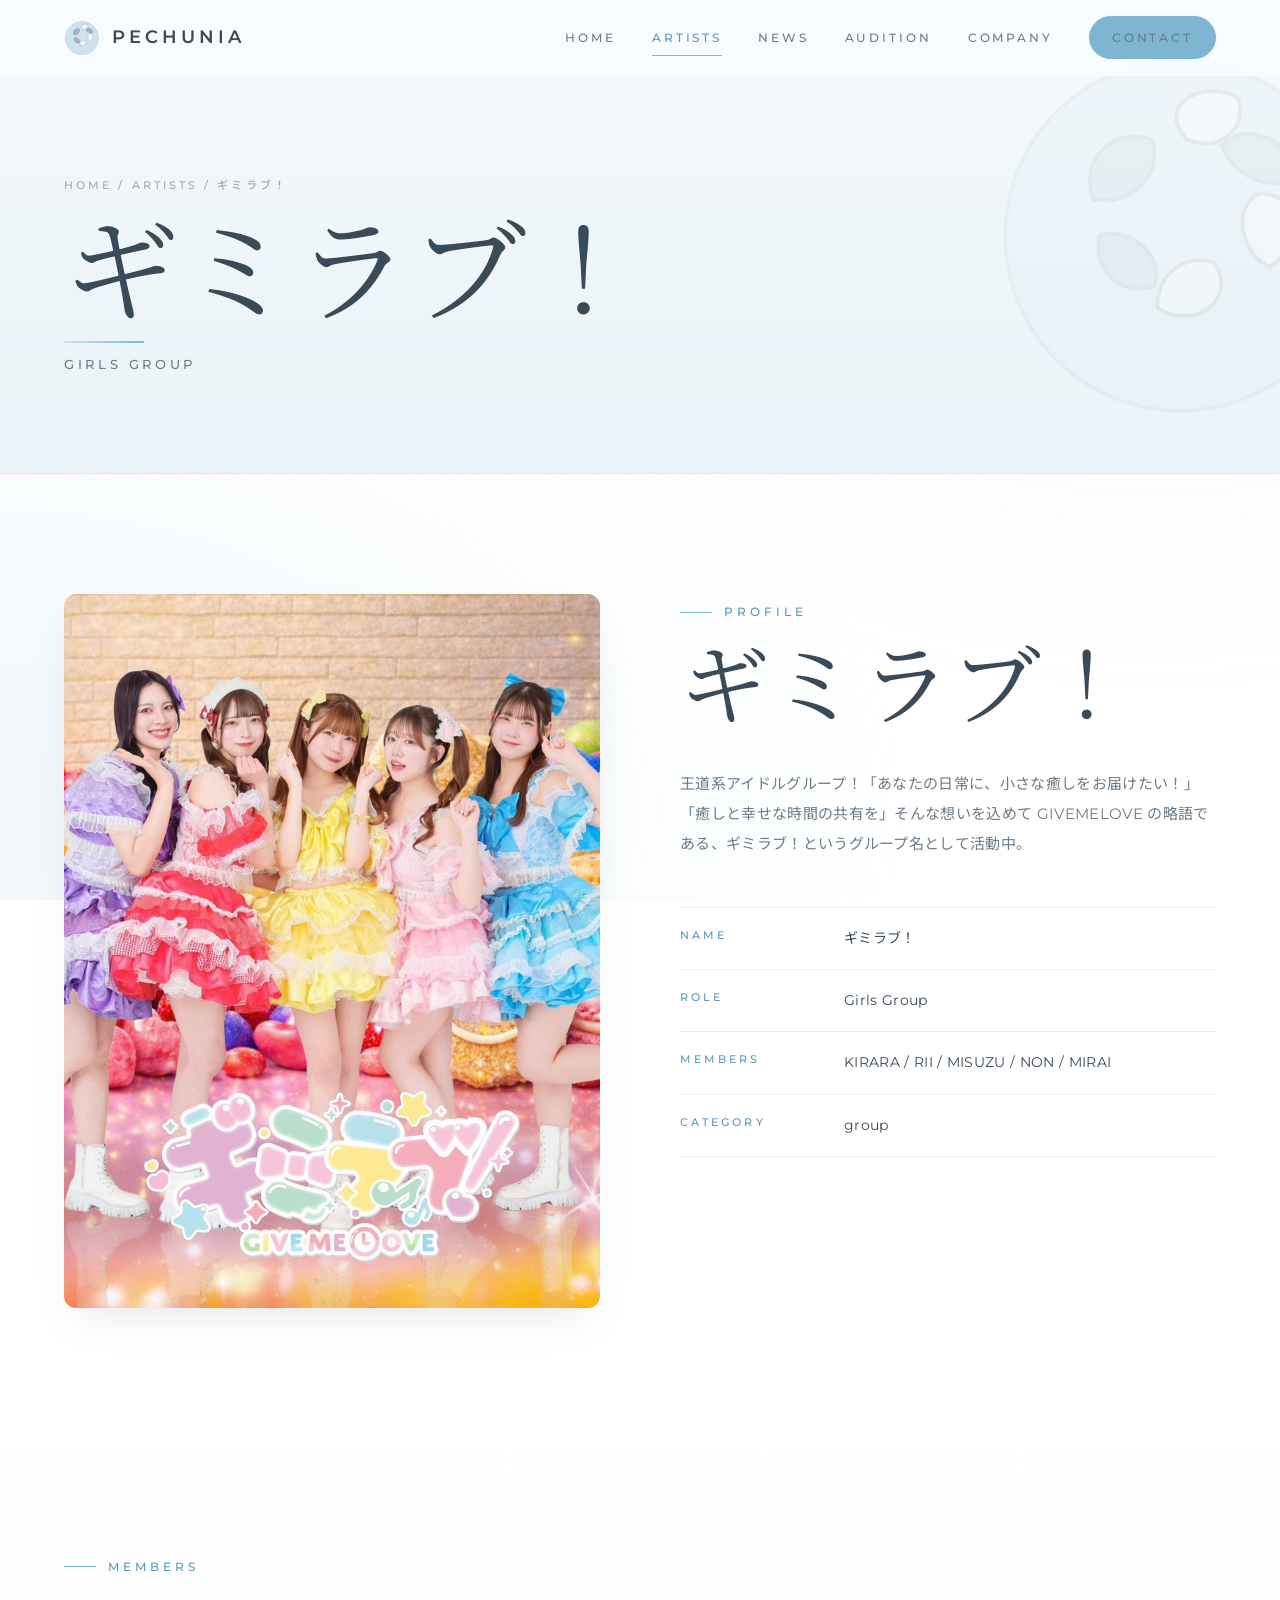
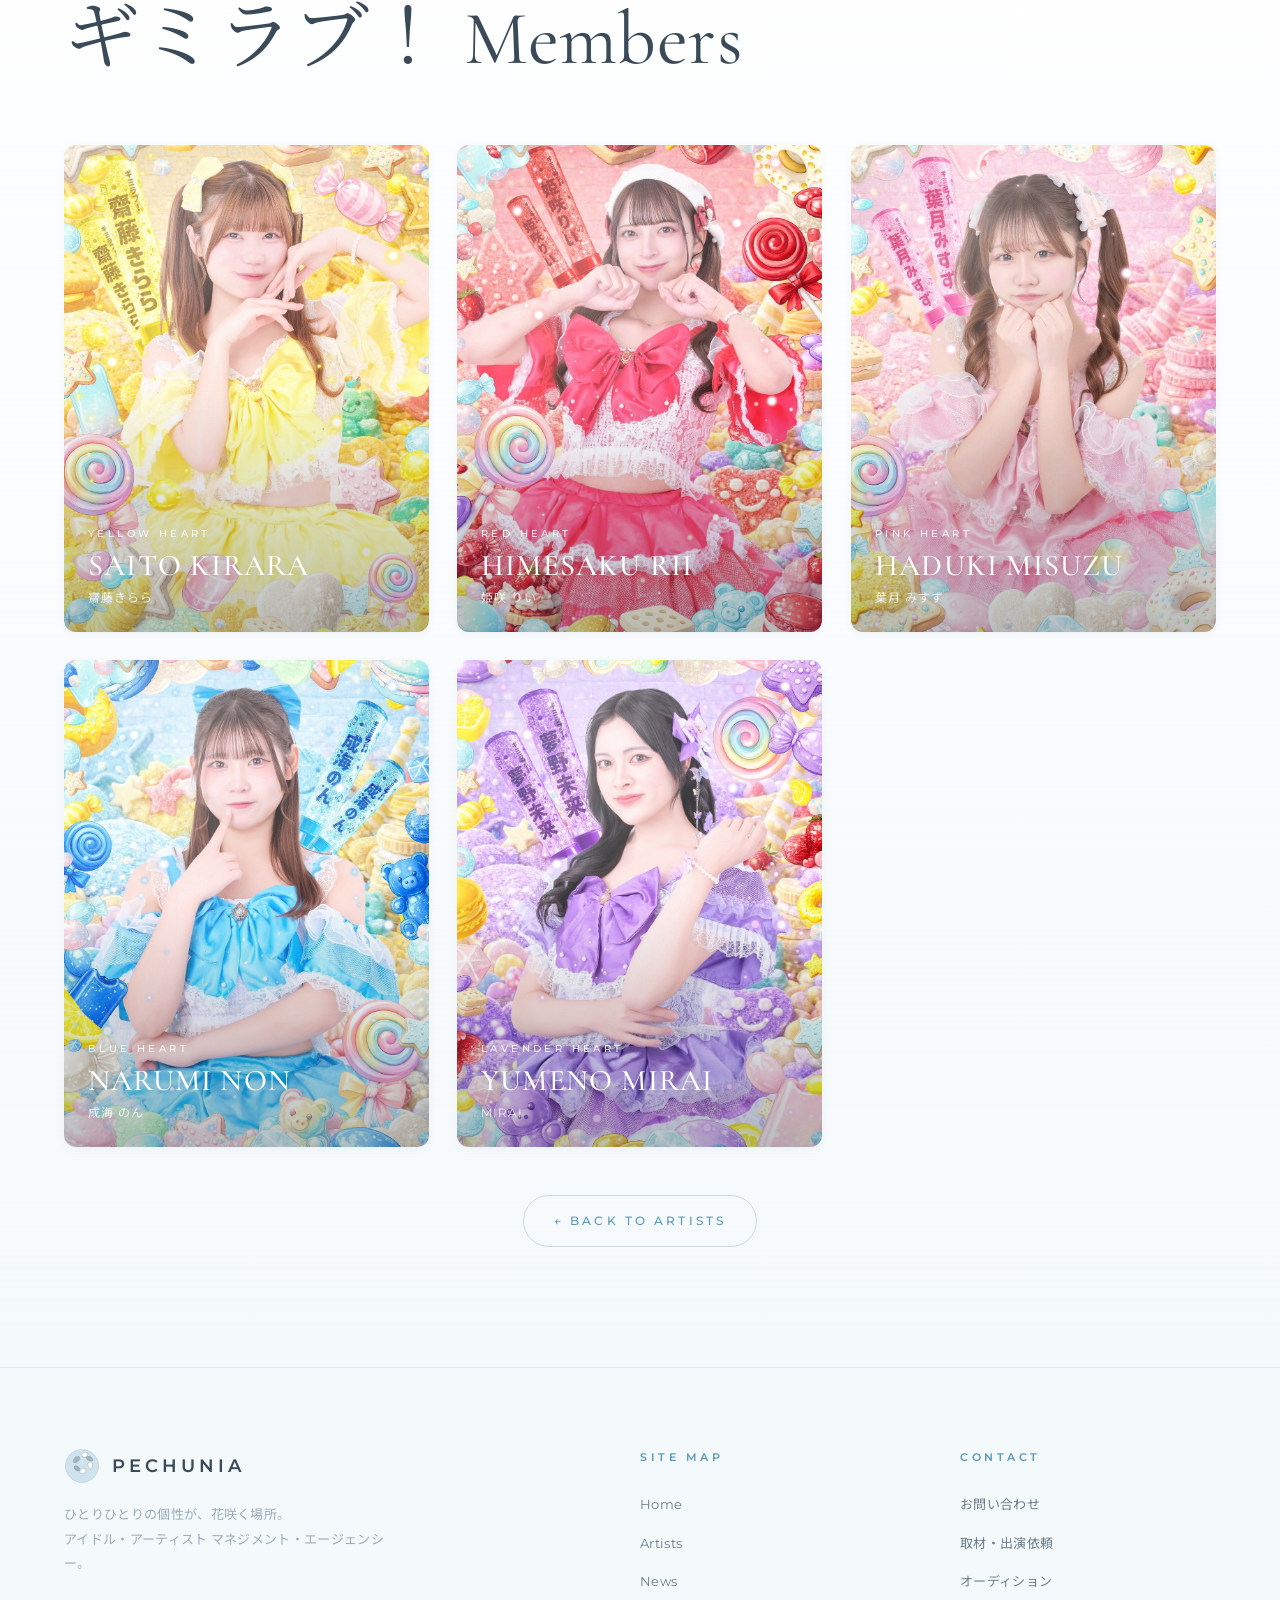
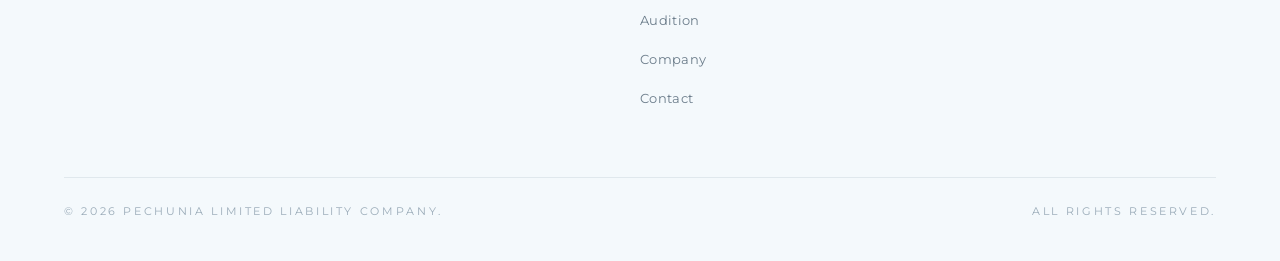
<file: artist-detail.html>
<!DOCTYPE html>
<html lang="ja">
<head>
<meta charset="UTF-8">
<meta name="viewport" content="width=device-width, initial-scale=1.0">
<title>Artist | PECHUNIA（ペチュニア） 仙台・東京のアイドル事務所</title>
<meta name="description" content="PECHUNIA（ペチュニア）所属アイドル・アーティストのプロフィール。仙台・宮城ゆかりのメンバーが在籍するアイドル事務所。">
<meta name="keywords" content="ペチュニア,PECHUNIA,アイドル,アーティスト,プロフィール,仙台,宮城">
<meta name="robots" content="index, follow">

<meta property="og:type" content="profile">
<meta property="og:site_name" content="PECHUNIA（ペチュニア）">
<meta property="og:title" content="Artist | PECHUNIA（ペチュニア）">
<meta property="og:description" content="PECHUNIA 所属アーティストのプロフィール。仙台・宮城ゆかりのアイドルが所属するアイドル事務所。">
<meta property="og:image" content="https://pechunia.net/img/logo.svg">
<meta property="og:locale" content="ja_JP">
<meta name="twitter:card" content="summary_large_image">

<link rel="icon" type="image/svg+xml" href="img/logo-mark.svg">
<link rel="preconnect" href="https://fonts.googleapis.com">
<link rel="preconnect" href="https://fonts.gstatic.com" crossorigin>
<link href="https://fonts.googleapis.com/css2?family=Cormorant+Garamond:ital,wght@0,400;0,500;1,400;1,500&family=Montserrat:wght@300;400;500;600&family=Noto+Sans+JP:wght@300;400;500;700&family=Noto+Serif+JP:wght@400;500&display=swap" rel="stylesheet">
<link rel="stylesheet" href="css/style.css">
</head>
<body data-render="artist-detail">

<!-- Header -->
<header class="site-header" id="siteHeader">
  <div class="header-inner">
    <a href="index.html" class="logo"><span class="logo-mark"></span>PECHUNIA</a>
    <nav class="nav" id="nav">
      <a href="index.html">HOME</a>
      <a href="artists.html" class="is-active">ARTISTS</a>
      <a href="news.html">NEWS</a>
      <a href="audition.html">AUDITION</a>
      <a href="company.html">COMPANY</a>
      <a href="contact.html" class="btn btn--sm">CONTACT</a>
    </nav>
    <button class="menu-toggle" id="menuToggle" aria-label="menu"><span></span><span></span><span></span></button>
  </div>
</header>

<!-- Page Hero -->
<section class="page-hero">
  <div class="container">
    <div class="crumb reveal" data-detail="crumb">Home / Artists</div>
    <h1 class="page-title reveal" data-detail="title">Artist</h1>
    <p class="page-subtitle reveal" data-detail="subtitle"></p>
  </div>
</section>

<!-- Detail -->
<section class="section">
  <div class="container">
    <div class="artist-detail">
      <div class="artist-portrait reveal" data-detail="portrait">
        <div class="initial">A</div>
      </div>

      <div class="artist-info reveal" data-delay="1">
        <div class="eyebrow">Profile</div>
        <h1 data-detail="name">Artist</h1>

        <p style="margin-top:32px; color:var(--text-secondary); font-size:15px; line-height:2;" data-detail="description"></p>

        <dl class="profile-table" data-detail="profile"></dl>

        <div data-detail="social-wrap" style="margin-top:40px; display:flex; gap:12px; flex-wrap:wrap;"></div>
      </div>
    </div>
  </div>
</section>

<!-- Members section（group/unitのみ） -->
<section class="section" style="background:linear-gradient(180deg, transparent, var(--bg-soft));" data-detail="members-section">
  <div class="container">
    <div class="section-head reveal">
      <div class="eyebrow">Members</div>
      <h2 class="section-title" data-detail="members-title">Members</h2>
    </div>

    <div class="artists-grid" data-detail="members-grid"></div>

    <div style="margin-top:48px; text-align:center;" class="reveal">
      <a href="artists.html" class="btn btn--ghost">← Back to Artists</a>
    </div>
  </div>
</section>

<!-- Footer -->
<footer class="site-footer">
  <div class="container">
    <div class="footer-grid">
      <div class="footer-brand">
        <a href="index.html" class="logo"><span class="logo-mark"></span>PECHUNIA</a>
        <p>ひとりひとりの個性が、花咲く場所。<br>アイドル・アーティスト マネジメント・エージェンシー。</p>
      </div>
      <div class="footer-col">
        <h4>Site Map</h4>
        <ul>
          <li><a href="index.html">Home</a></li>
          <li><a href="artists.html">Artists</a></li>
          <li><a href="news.html">News</a></li>
          <li><a href="audition.html">Audition</a></li>
          <li><a href="company.html">Company</a></li>
          <li><a href="contact.html">Contact</a></li>
        </ul>
      </div>
      <div class="footer-col">
        <h4>Contact</h4>
        <ul>
          <li><a href="contact.html">お問い合わせ</a></li>
          <li><a href="contact.html">取材・出演依頼</a></li>
          <li><a href="audition.html">オーディション</a></li>
        </ul>
      </div>
    </div>
    <div class="footer-bottom">
      <div>© 2026 PECHUNIA Limited Liability Company.</div>
      <div>All Rights Reserved.</div>
    </div>
  </div>
</footer>

<script src="js/data-render.js"></script>
<script src="js/main.js"></script>
</body>
</html>
</file>
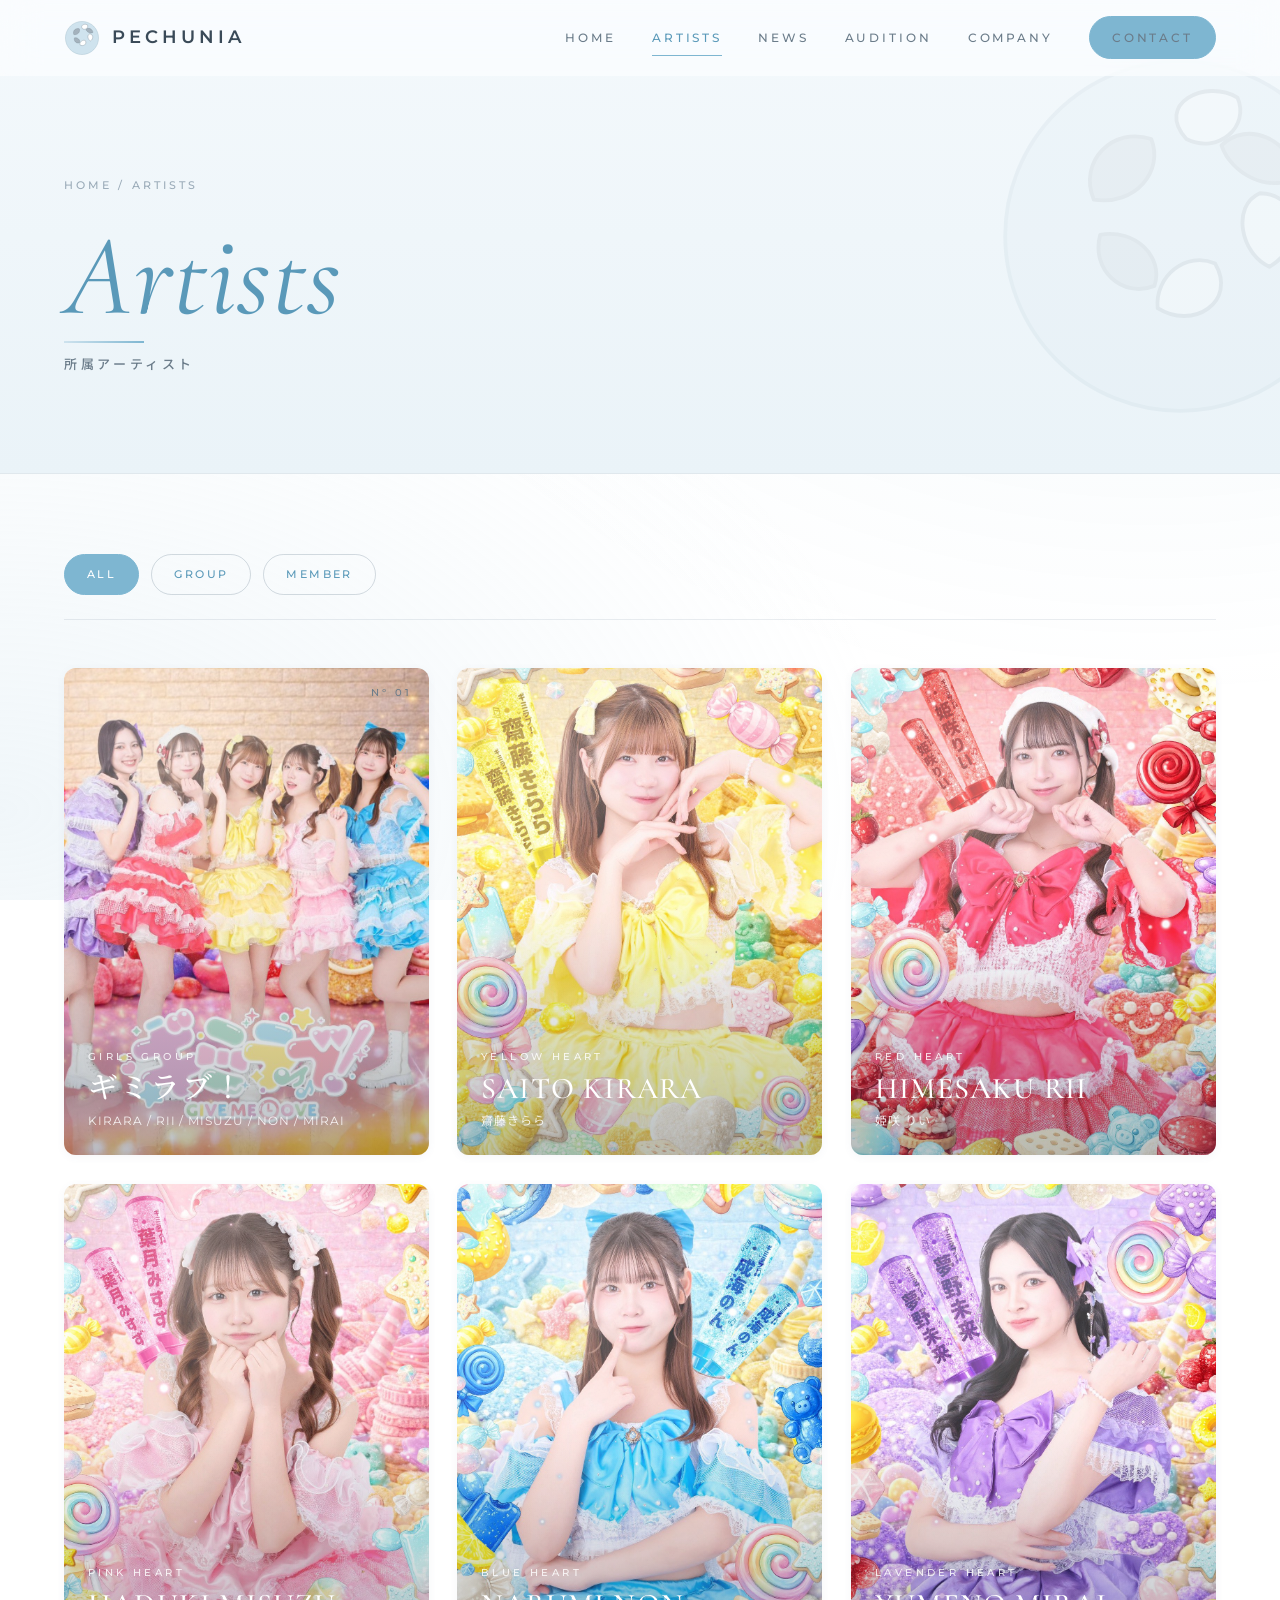
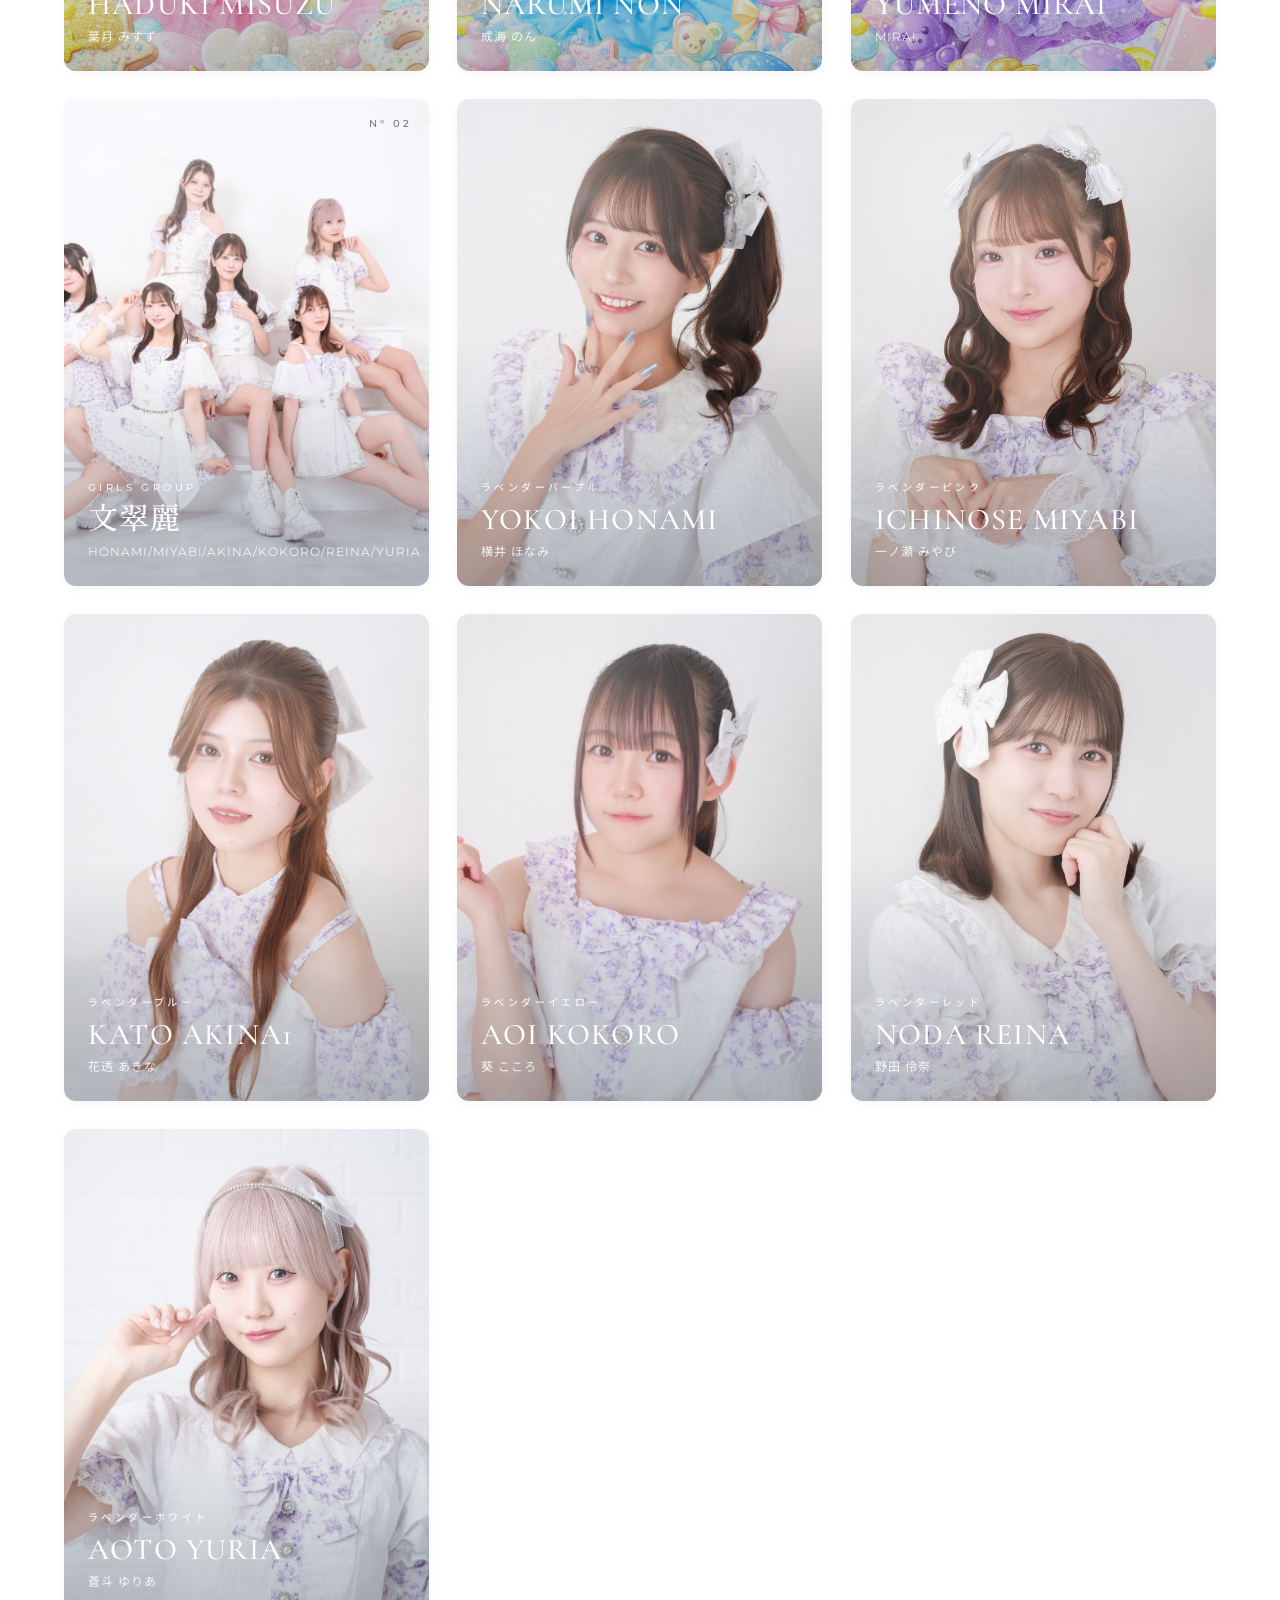
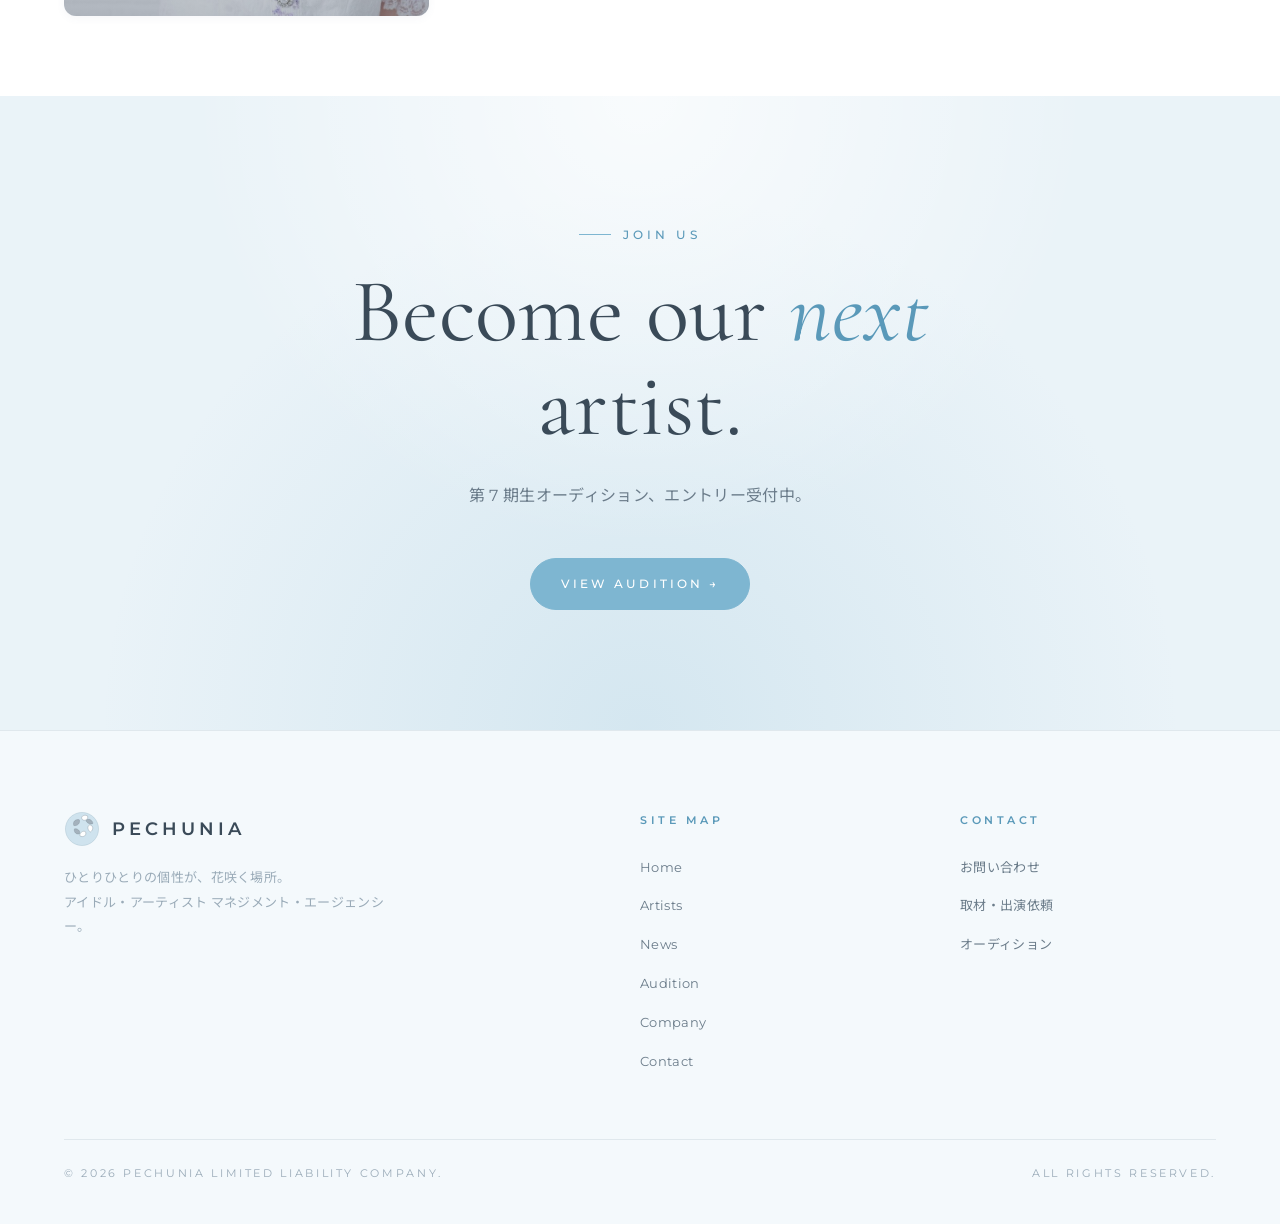
<file: artists.html>
<!DOCTYPE html>
<html lang="ja">
<head>
<meta charset="UTF-8">
<meta name="viewport" content="width=device-width, initial-scale=1.0">
<title>所属アーティスト | PECHUNIA（ペチュニア） 仙台・東京のアイドル事務所</title>
<meta name="description" content="PECHUNIA（ペチュニア）の所属アイドル・アーティスト一覧。「ギミラブ！」「文翠麗」をはじめ、仙台・宮城ゆかりのメンバーが多数所属しています。">
<meta name="keywords" content="ペチュニア,PECHUNIA,所属アイドル,所属アーティスト,アイドル事務所,仙台,宮城,ギミラブ,文翠麗">
<meta name="robots" content="index, follow">
<link rel="canonical" href="https://pechunia.net/artists.html">

<meta property="og:type" content="website">
<meta property="og:site_name" content="PECHUNIA（ペチュニア）">
<meta property="og:title" content="所属アーティスト | PECHUNIA 仙台・東京のアイドル事務所">
<meta property="og:description" content="PECHUNIA の所属アイドル・アーティスト一覧。仙台・宮城ゆかりのメンバーが在籍。">
<meta property="og:url" content="https://pechunia.net/artists.html">
<meta property="og:image" content="https://pechunia.net/img/logo.svg">
<meta property="og:locale" content="ja_JP">
<meta name="twitter:card" content="summary_large_image">

<link rel="icon" type="image/svg+xml" href="img/logo-mark.svg">
<link rel="preconnect" href="https://fonts.googleapis.com">
<link rel="preconnect" href="https://fonts.gstatic.com" crossorigin>
<link href="https://fonts.googleapis.com/css2?family=Cormorant+Garamond:ital,wght@0,400;0,500;1,400;1,500&family=Montserrat:wght@300;400;500;600&family=Noto+Sans+JP:wght@300;400;500;700&family=Noto+Serif+JP:wght@400;500&display=swap" rel="stylesheet">
<link rel="stylesheet" href="css/style.css">
</head>
<body>

<!-- Header -->
<header class="site-header" id="siteHeader">
  <div class="header-inner">
    <a href="index.html" class="logo">
      <span class="logo-mark"></span>
      PECHUNIA
    </a>
    <nav class="nav" id="nav">
      <a href="index.html">HOME</a>
      <a href="artists.html" class="is-active">ARTISTS</a>
      <a href="news.html">NEWS</a>
      <a href="audition.html">AUDITION</a>
      <a href="company.html">COMPANY</a>
      <a href="contact.html" class="btn btn--sm">CONTACT</a>
    </nav>
    <button class="menu-toggle" id="menuToggle" aria-label="menu">
      <span></span><span></span><span></span>
    </button>
  </div>
</header>

<!-- Page Hero -->
<section class="page-hero">
  <div class="container">
    <div class="crumb reveal">Home / Artists</div>
    <h1 class="page-title reveal"><em>Artists</em></h1>
    <p class="page-subtitle reveal">所属アーティスト</p>
  </div>
</section>

<!-- Filter -->
<section class="section section--tight">
  <div class="container">
    <div class="artist-filters reveal" data-artist-filters style="display:flex; gap:12px; flex-wrap:wrap; padding-bottom:24px; border-bottom:1px solid var(--line);"></div>

    <div class="artists-grid reveal" data-artist-grid style="margin-top:48px;"></div>
  </div>
</section>

<!-- CTA -->
<section class="cta-strip">
  <div class="cta-strip-inner container">
    <div class="reveal">
      <div class="eyebrow" style="justify-content:center;">Join Us</div>
      <h2>Become our <em>next</em><br>artist.</h2>
      <p>第 7 期生オーディション、エントリー受付中。</p>
      <a href="audition.html" class="btn">View Audition →</a>
    </div>
  </div>
</section>

<!-- Footer -->
<footer class="site-footer">
  <div class="container">
    <div class="footer-grid">
      <div class="footer-brand">
        <a href="index.html" class="logo"><span class="logo-mark"></span>PECHUNIA</a>
        <p>ひとりひとりの個性が、花咲く場所。<br>アイドル・アーティスト マネジメント・エージェンシー。</p>
      </div>
      <div class="footer-col">
        <h4>Site Map</h4>
        <ul>
          <li><a href="index.html">Home</a></li>
          <li><a href="artists.html">Artists</a></li>
          <li><a href="news.html">News</a></li>
          <li><a href="audition.html">Audition</a></li>
          <li><a href="company.html">Company</a></li>
          <li><a href="contact.html">Contact</a></li>
        </ul>
      </div>
      <div class="footer-col">
        <h4>Contact</h4>
        <ul>
          <li><a href="contact.html">お問い合わせ</a></li>
          <li><a href="contact.html">取材・出演依頼</a></li>
          <li><a href="audition.html">オーディション</a></li>
        </ul>
      </div>
    </div>
    <div class="footer-bottom">
      <div>© 2026 PECHUNIA Limited Liability Company.</div>
      <div>All Rights Reserved.</div>
    </div>
  </div>
</footer>

<script src="js/data-render.js"></script>
<script src="js/main.js"></script>
</body>
</html>
</file>
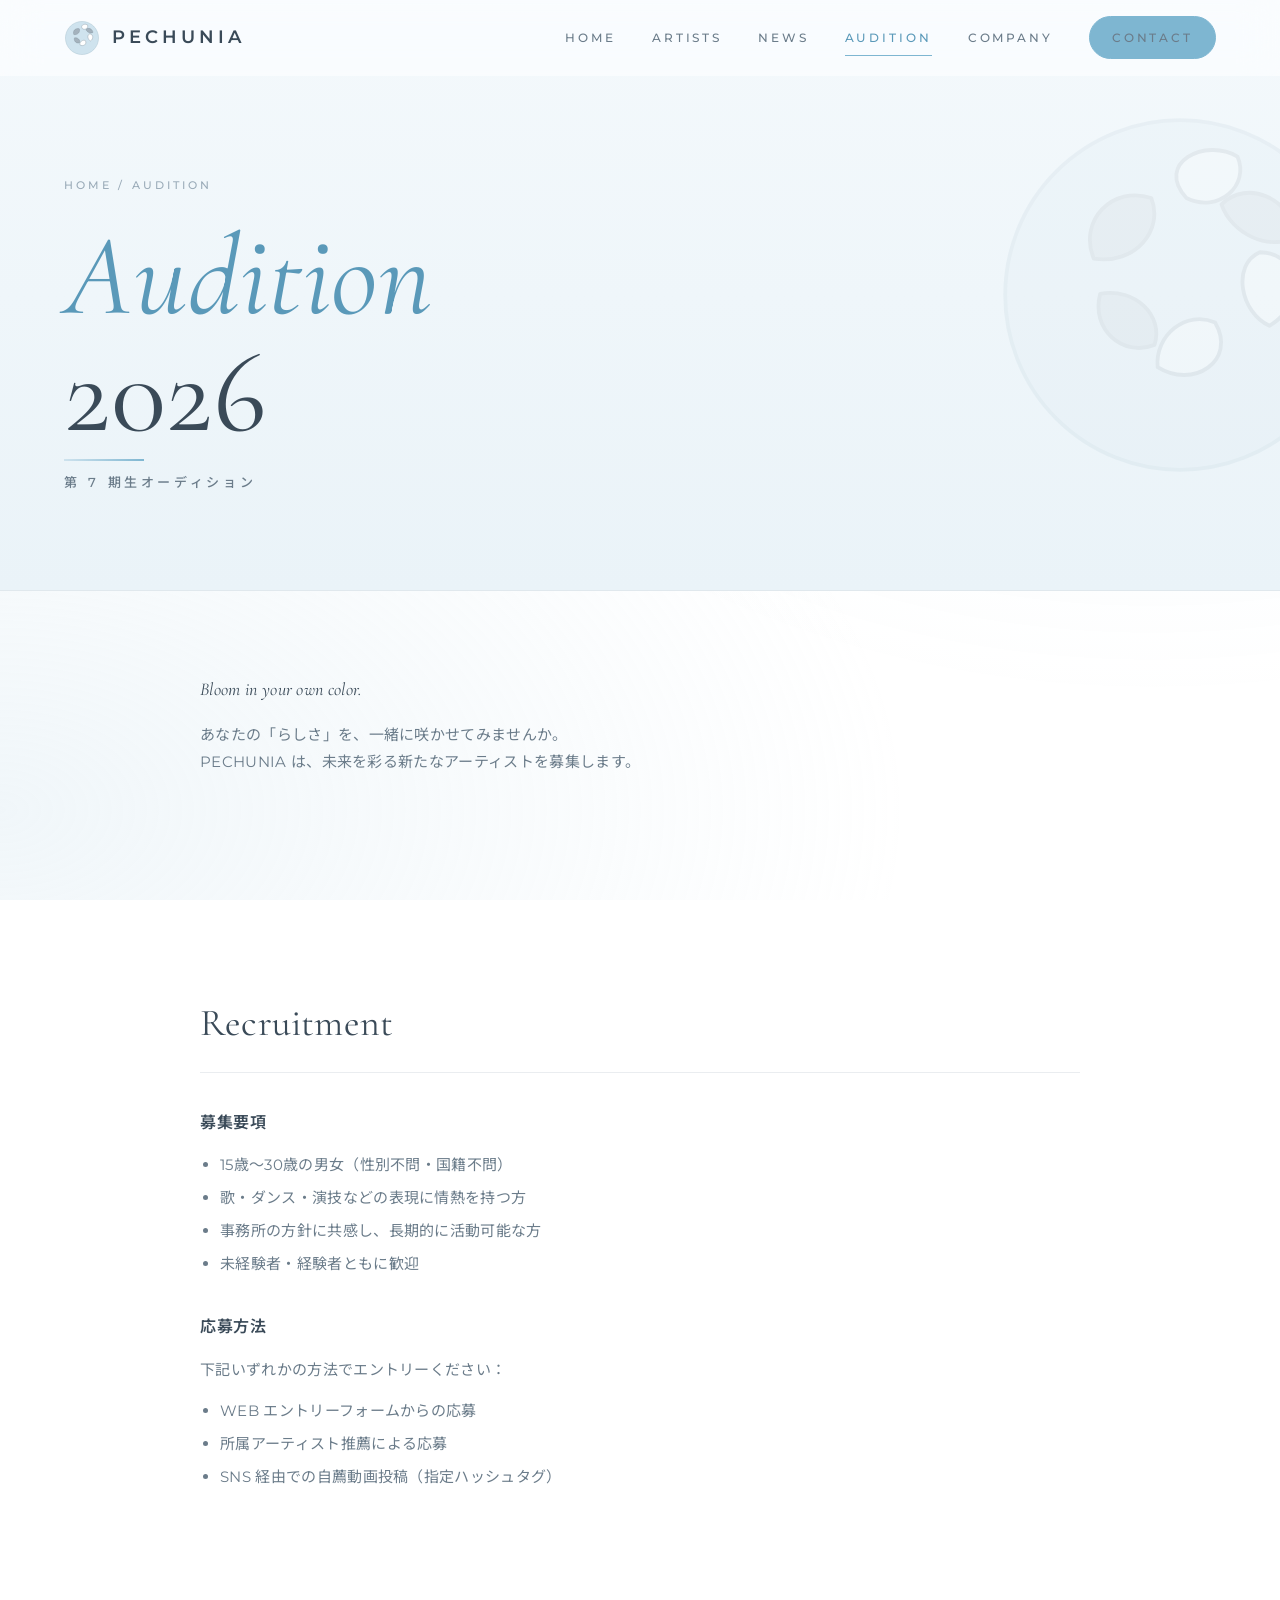
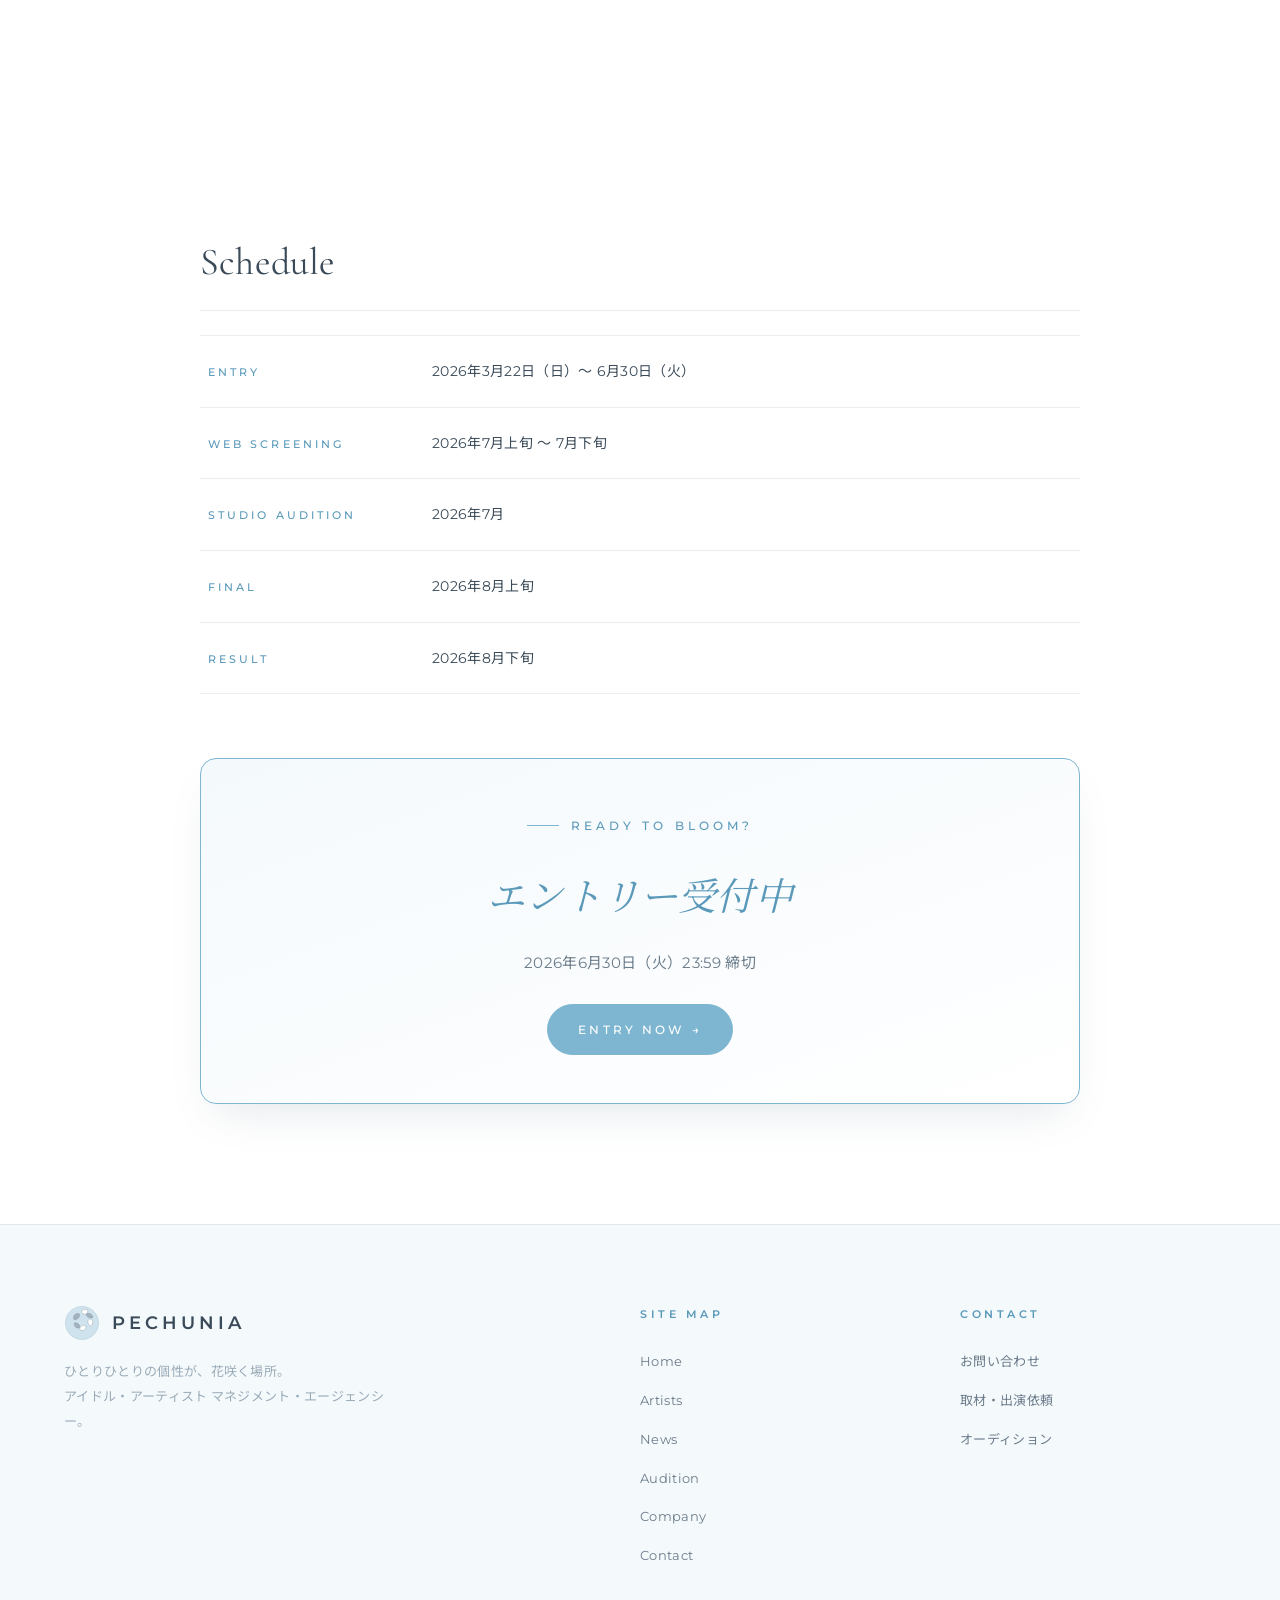
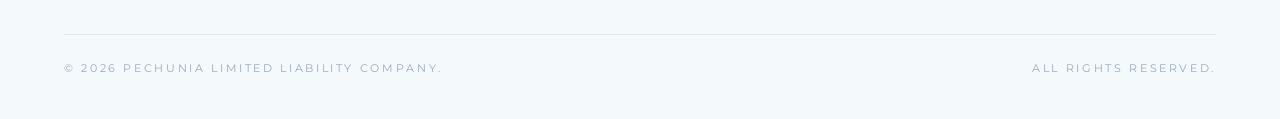
<file: audition.html>
<!DOCTYPE html>
<html lang="ja">
<head>
<meta charset="UTF-8">
<meta name="viewport" content="width=device-width, initial-scale=1.0">
<title>オーディション2026 | PECHUNIA（ペチュニア） 仙台・東京のアイドル事務所</title>
<meta name="description" content="PECHUNIA（ペチュニア）の第7期生オーディション募集要項。仙台・宮城・東京で活動するアイドル事務所が、新しい才能を募集中。15歳〜30歳・国籍不問。">
<meta name="keywords" content="ペチュニア,PECHUNIA,アイドル,オーディション,事務所,仙台,宮城,東京,アイドル募集,芸能オーディション">
<meta name="robots" content="index, follow">
<link rel="canonical" href="https://pechunia.net/audition.html">

<meta property="og:type" content="website">
<meta property="og:site_name" content="PECHUNIA（ペチュニア）">
<meta property="og:title" content="オーディション2026 | PECHUNIA 仙台・東京のアイドル事務所">
<meta property="og:description" content="PECHUNIA の第7期生オーディション募集中。仙台・宮城・東京で活動するアイドル事務所。">
<meta property="og:url" content="https://pechunia.net/audition.html">
<meta property="og:image" content="https://pechunia.net/img/logo.svg">
<meta property="og:locale" content="ja_JP">
<meta name="twitter:card" content="summary_large_image">

<link rel="icon" type="image/svg+xml" href="img/logo-mark.svg">
<link rel="preconnect" href="https://fonts.googleapis.com">
<link rel="preconnect" href="https://fonts.gstatic.com" crossorigin>
<link href="https://fonts.googleapis.com/css2?family=Cormorant+Garamond:ital,wght@0,400;0,500;1,400;1,500&family=Montserrat:wght@300;400;500;600&family=Noto+Sans+JP:wght@300;400;500;700&family=Noto+Serif+JP:wght@400;500&display=swap" rel="stylesheet">
<link rel="stylesheet" href="css/style.css">
</head>
<body>

<!-- Header -->
<header class="site-header" id="siteHeader">
  <div class="header-inner">
    <a href="index.html" class="logo"><span class="logo-mark"></span>PECHUNIA</a>
    <nav class="nav" id="nav">
      <a href="index.html">HOME</a>
      <a href="artists.html">ARTISTS</a>
      <a href="news.html">NEWS</a>
      <a href="audition.html" class="is-active">AUDITION</a>
      <a href="company.html">COMPANY</a>
      <a href="contact.html" class="btn btn--sm">CONTACT</a>
    </nav>
    <button class="menu-toggle" id="menuToggle" aria-label="menu"><span></span><span></span><span></span></button>
  </div>
</header>

<!-- Page Hero -->
<section class="page-hero">
  <div class="container">
    <div class="crumb reveal">Home / Audition</div>
    <h1 class="page-title reveal"><em>Audition</em><br>2026</h1>
    <p class="page-subtitle reveal">第 7 期生オーディション</p>
  </div>
</section>

<!-- Catch -->
<section class="section section--tight" data-render="audition">
  <div class="container">
    <div class="content-block reveal">
      <p style="font-size:18px; color:var(--text-primary); line-height:2; font-family:var(--font-display); font-style:italic;" data-audition="catchcopy">
        Bloom in your own color.
      </p>
      <p style="margin-top:8px;" data-audition="lead">
        あなたの「らしさ」を、一緒に咲かせてみませんか。<br>
        PECHUNIA は、未来を彩る新たなアーティストを募集します。
      </p>
    </div>
  </div>
</section>

<!-- Audition info -->
<section class="section">
  <div class="container">
    <div class="content-block">
      <div class="reveal">
        <h2>Recruitment</h2>
        <h3>募集要項</h3>
        <ul data-audition="requirements"></ul>
      </div>

      <div class="reveal" data-delay="1">
        <h3>応募方法</h3>
        <p>下記いずれかの方法でエントリーください：</p>
        <ul data-audition="apply-methods"></ul>
      </div>

      <div class="steps" data-audition="steps"></div>

      <div class="reveal" style="margin-top:64px;">
        <h2>Schedule</h2>
        <dl class="company-table" data-audition="schedule"></dl>
      </div>

      <div class="reveal" style="margin-top:64px; padding:48px 40px; border:1px solid var(--accent); border-radius:16px; background:linear-gradient(160deg, #f4f9fc 0%, #ffffff 100%); text-align:center; box-shadow:var(--shadow);">
        <div class="eyebrow" style="justify-content:center;">Ready to Bloom?</div>
        <h2 style="border:none; padding:0; margin:8px 0 16px; font-style:italic; color:var(--accent-strong);">エントリー受付中</h2>
        <p style="color:var(--text-secondary); margin-bottom:28px;" data-audition="deadline">2026年6月30日（火）23:59 締切</p>
        <a href="contact.html" class="btn" data-audition="cta">Entry Now →</a>
      </div>
    </div>
  </div>
</section>

<!-- Footer -->
<footer class="site-footer">
  <div class="container">
    <div class="footer-grid">
      <div class="footer-brand">
        <a href="index.html" class="logo"><span class="logo-mark"></span>PECHUNIA</a>
        <p>ひとりひとりの個性が、花咲く場所。<br>アイドル・アーティスト マネジメント・エージェンシー。</p>
      </div>
      <div class="footer-col">
        <h4>Site Map</h4>
        <ul>
          <li><a href="index.html">Home</a></li>
          <li><a href="artists.html">Artists</a></li>
          <li><a href="news.html">News</a></li>
          <li><a href="audition.html">Audition</a></li>
          <li><a href="company.html">Company</a></li>
          <li><a href="contact.html">Contact</a></li>
        </ul>
      </div>
      <div class="footer-col">
        <h4>Contact</h4>
        <ul>
          <li><a href="contact.html">お問い合わせ</a></li>
          <li><a href="contact.html">取材・出演依頼</a></li>
          <li><a href="audition.html">オーディション</a></li>
        </ul>
      </div>
    </div>
    <div class="footer-bottom">
      <div>© 2026 PECHUNIA Limited Liability Company.</div>
      <div>All Rights Reserved.</div>
    </div>
  </div>
</footer>

<script src="js/data-render.js"></script>
<script src="js/main.js"></script>
</body>
</html>
</file>
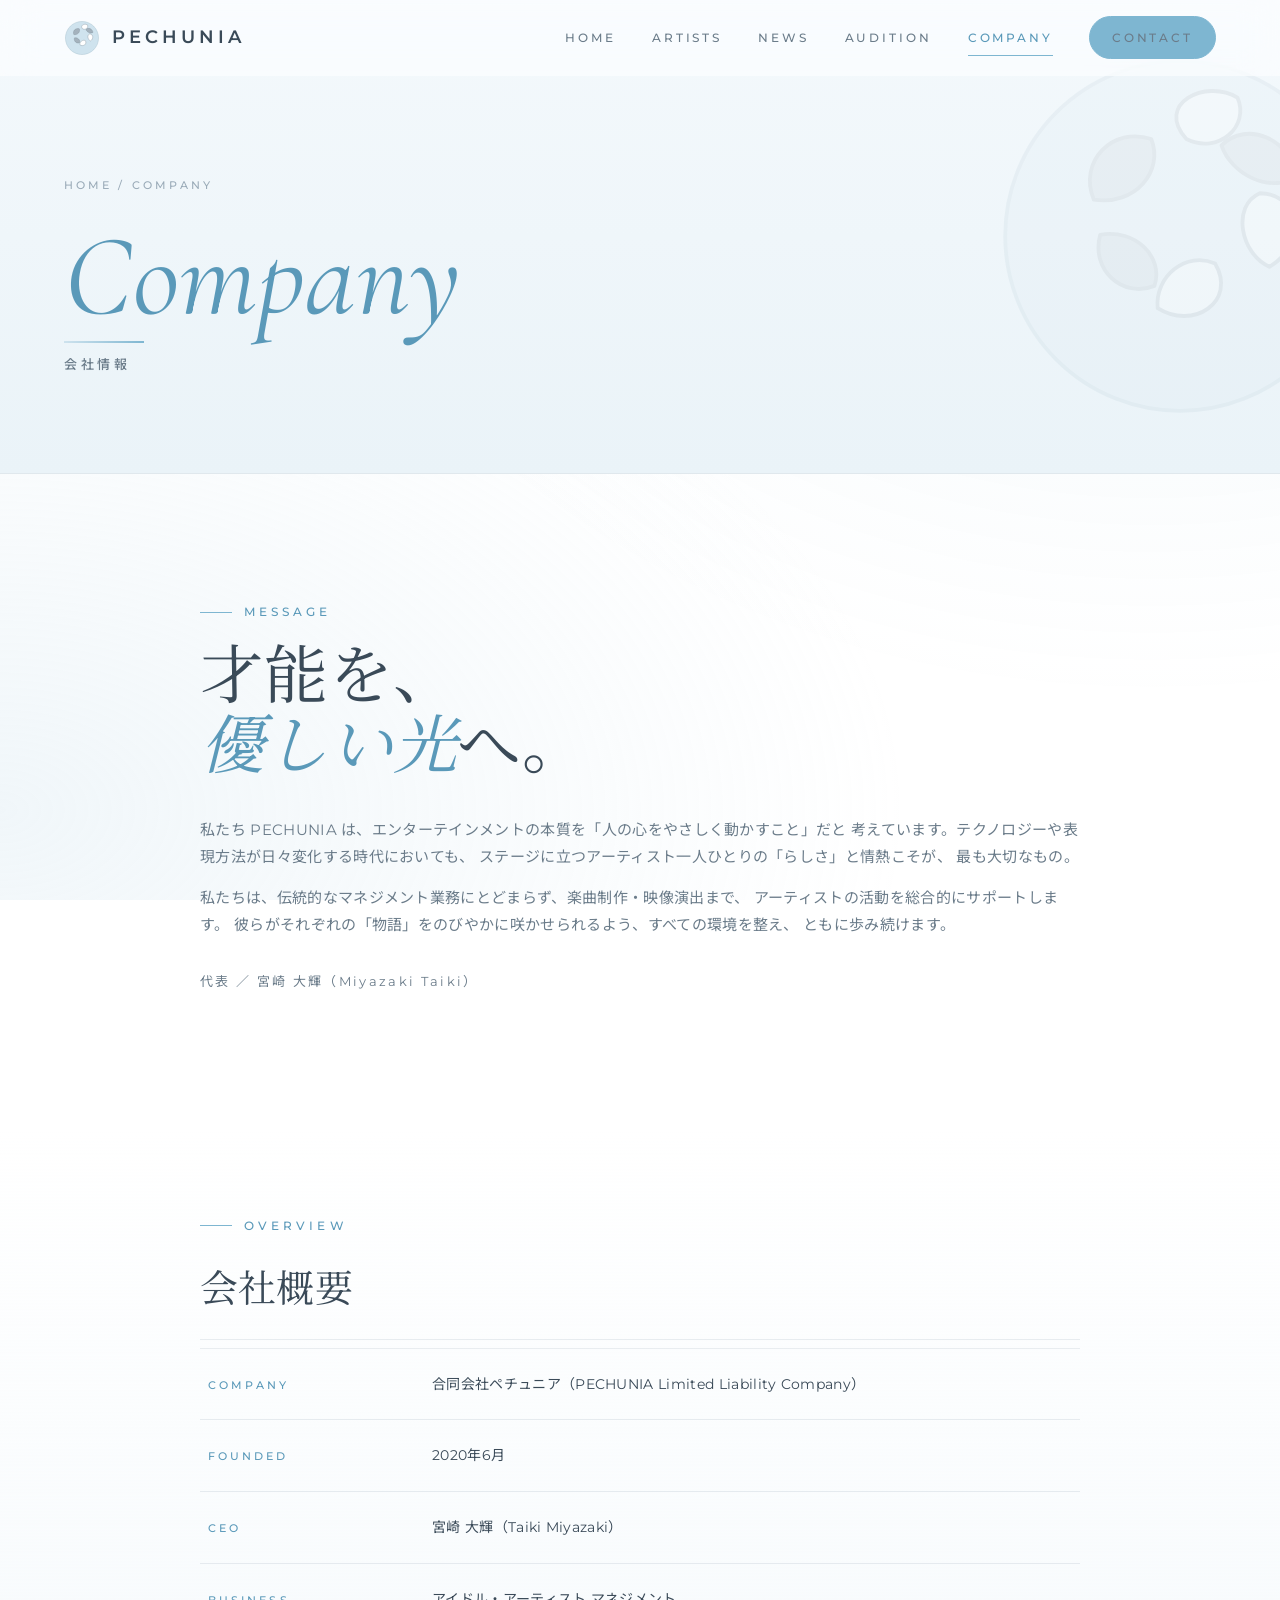
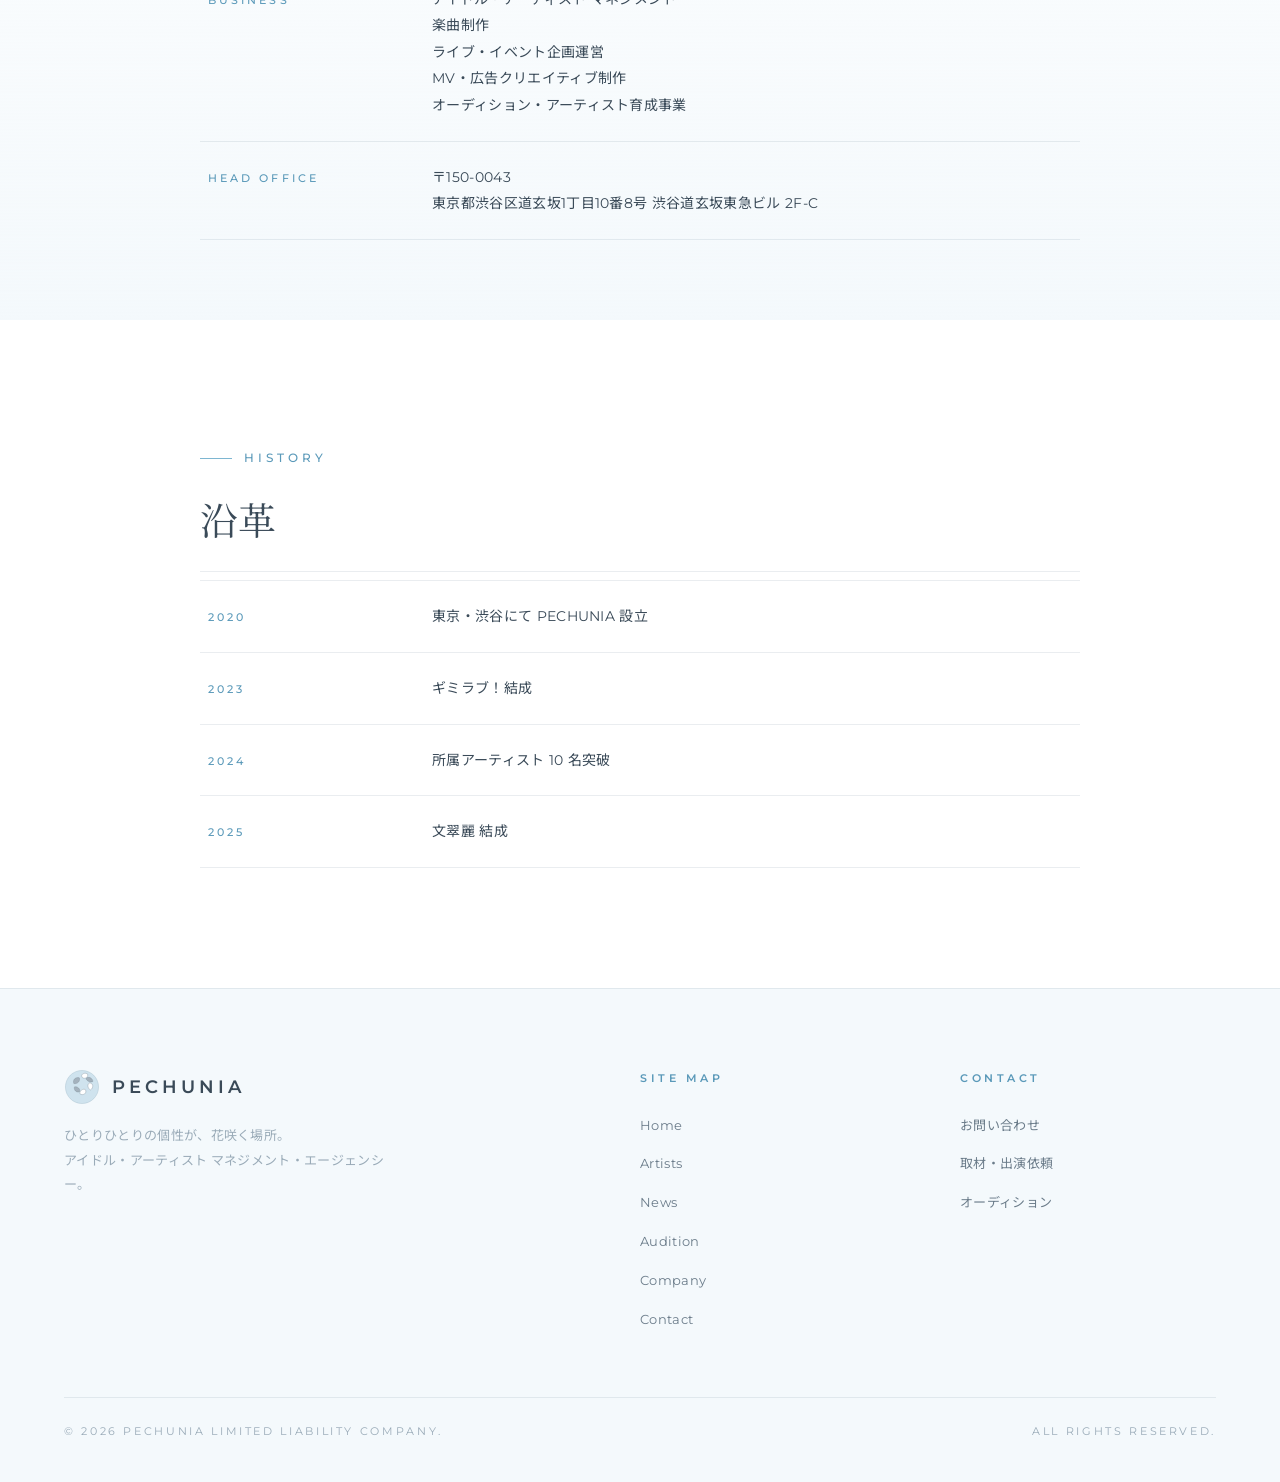
<file: company.html>
<!DOCTYPE html>
<html lang="ja">
<head>
<meta charset="UTF-8">
<meta name="viewport" content="width=device-width, initial-scale=1.0">
<title>会社情報 | PECHUNIA（ペチュニア） 仙台・東京のアイドル事務所</title>
<meta name="description" content="合同会社ペチュニアの会社概要・沿革。2020年設立、東京・渋谷を拠点に仙台・宮城ゆかりのアイドルをプロデュースするアイドル事務所。代表 宮崎大輝。">
<meta name="keywords" content="ペチュニア,PECHUNIA,合同会社ペチュニア,会社情報,会社概要,アイドル事務所,仙台,宮城,東京,渋谷">
<meta name="robots" content="index, follow">
<link rel="canonical" href="https://pechunia.net/company.html">

<meta property="og:type" content="website">
<meta property="og:site_name" content="PECHUNIA（ペチュニア）">
<meta property="og:title" content="会社情報 | PECHUNIA 仙台・東京のアイドル事務所">
<meta property="og:description" content="合同会社ペチュニアの会社概要・沿革。2020年設立、東京・渋谷拠点のアイドル事務所。">
<meta property="og:url" content="https://pechunia.net/company.html">
<meta property="og:image" content="https://pechunia.net/img/logo.svg">
<meta property="og:locale" content="ja_JP">
<meta name="twitter:card" content="summary_large_image">

<link rel="icon" type="image/svg+xml" href="img/logo-mark.svg">
<link rel="preconnect" href="https://fonts.googleapis.com">
<link rel="preconnect" href="https://fonts.gstatic.com" crossorigin>
<link href="https://fonts.googleapis.com/css2?family=Cormorant+Garamond:ital,wght@0,400;0,500;1,400;1,500&family=Montserrat:wght@300;400;500;600&family=Noto+Sans+JP:wght@300;400;500;700&family=Noto+Serif+JP:wght@400;500&display=swap" rel="stylesheet">
<link rel="stylesheet" href="css/style.css">
</head>
<body>

<!-- Header -->
<header class="site-header" id="siteHeader">
  <div class="header-inner">
    <a href="index.html" class="logo"><span class="logo-mark"></span>PECHUNIA</a>
    <nav class="nav" id="nav">
      <a href="index.html">HOME</a>
      <a href="artists.html">ARTISTS</a>
      <a href="news.html">NEWS</a>
      <a href="audition.html">AUDITION</a>
      <a href="company.html" class="is-active">COMPANY</a>
      <a href="contact.html" class="btn btn--sm">CONTACT</a>
    </nav>
    <button class="menu-toggle" id="menuToggle" aria-label="menu"><span></span><span></span><span></span></button>
  </div>
</header>

<!-- Page Hero -->
<section class="page-hero">
  <div class="container">
    <div class="crumb reveal">Home / Company</div>
    <h1 class="page-title reveal"><em>Company</em></h1>
    <p class="page-subtitle reveal">会社情報</p>
  </div>
</section>

<!-- Message -->
<section class="section">
  <div class="container">
    <div class="content-block">
      <div class="reveal">
        <div class="eyebrow">Message</div>
        <h2 style="font-family:var(--font-display); font-size:clamp(40px, 6vw, 64px); line-height:1.1; border:none; padding:0; margin-bottom:32px; font-weight:400;">
          才能を、<br><em style="font-style:italic; color:var(--accent-strong);">優しい光</em>へ。
        </h2>
        <p>
          私たち PECHUNIA は、エンターテインメントの本質を「人の心をやさしく動かすこと」だと
          考えています。テクノロジーや表現方法が日々変化する時代においても、
          ステージに立つアーティスト一人ひとりの「らしさ」と情熱こそが、
          最も大切なもの。
        </p>
        <p>
          私たちは、伝統的なマネジメント業務にとどまらず、楽曲制作・映像演出まで、
          アーティストの活動を総合的にサポートします。
          彼らがそれぞれの「物語」をのびやかに咲かせられるよう、すべての環境を整え、
          ともに歩み続けます。
        </p>
        <p style="margin-top:32px; font-family:var(--font-sans); font-size:13px; letter-spacing:0.18em; color:var(--text-secondary);">
          代表 ／ 宮崎 大輝（Miyazaki Taiki）
        </p>
      </div>
    </div>
  </div>
</section>

<!-- Company Info -->
<section class="section section--tight" style="background:linear-gradient(180deg, transparent, var(--bg-soft));">
  <div class="container">
    <div class="content-block">
      <div class="reveal">
        <div class="eyebrow">Overview</div>
        <h2 style="font-family:var(--font-display); font-size:38px; letter-spacing:0.005em; border-bottom:1px solid var(--line); padding-bottom:14px; margin-bottom:8px; font-weight:400;">会社概要</h2>
      </div>

      <dl class="company-table reveal" data-delay="1">
        <div class="row"><dt>Company</dt><dd>合同会社ペチュニア（PECHUNIA Limited Liability Company）</dd></div>
        <div class="row"><dt>Founded</dt><dd>2020年6月</dd></div>
        <div class="row"><dt>CEO</dt><dd>宮崎 大輝（Taiki Miyazaki）</dd></div>
        <div class="row"><dt>Business</dt><dd>
          アイドル・アーティスト マネジメント<br>
          楽曲制作<br>
          ライブ・イベント企画運営<br>
          MV・広告クリエイティブ制作<br>
          オーディション・アーティスト育成事業
        </dd></div>
        <div class="row"><dt>Head Office</dt><dd>
          〒150-0043<br>
          東京都渋谷区道玄坂1丁目10番8号 渋谷道玄坂東急ビル 2F-C
        </dd></div>
      </dl>
    </div>
  </div>
</section>

<!-- History -->
<section class="section">
  <div class="container">
    <div class="content-block">
      <div class="reveal">
        <div class="eyebrow">History</div>
        <h2 style="font-family:var(--font-display); font-size:38px; letter-spacing:0.005em; border-bottom:1px solid var(--line); padding-bottom:14px; margin-bottom:8px; font-weight:400;">沿革</h2>
      </div>

      <dl class="company-table reveal" data-delay="1">
        <div class="row"><dt>2020</dt><dd>東京・渋谷にて PECHUNIA 設立</dd></div>
        <div class="row"><dt>2023</dt><dd>ギミラブ！結成</dd></div>
        <div class="row"><dt>2024</dt><dd>所属アーティスト 10 名突破</dd></div>
        <div class="row"><dt>2025</dt><dd>文翠麗 結成</dd></div>
      </dl>
    </div>
  </div>
</section>

<!-- Footer -->
<footer class="site-footer">
  <div class="container">
    <div class="footer-grid">
      <div class="footer-brand">
        <a href="index.html" class="logo"><span class="logo-mark"></span>PECHUNIA</a>
        <p>ひとりひとりの個性が、花咲く場所。<br>アイドル・アーティスト マネジメント・エージェンシー。</p>
      </div>
      <div class="footer-col">
        <h4>Site Map</h4>
        <ul>
          <li><a href="index.html">Home</a></li>
          <li><a href="artists.html">Artists</a></li>
          <li><a href="news.html">News</a></li>
          <li><a href="audition.html">Audition</a></li>
          <li><a href="company.html">Company</a></li>
          <li><a href="contact.html">Contact</a></li>
        </ul>
      </div>
      <div class="footer-col">
        <h4>Contact</h4>
        <ul>
          <li><a href="contact.html">お問い合わせ</a></li>
          <li><a href="contact.html">取材・出演依頼</a></li>
          <li><a href="audition.html">オーディション</a></li>
        </ul>
      </div>
    </div>
    <div class="footer-bottom">
      <div>© 2026 PECHUNIA Limited Liability Company.</div>
      <div>All Rights Reserved.</div>
    </div>
  </div>
</footer>

<script src="js/main.js"></script>
</body>
</html>
</file>
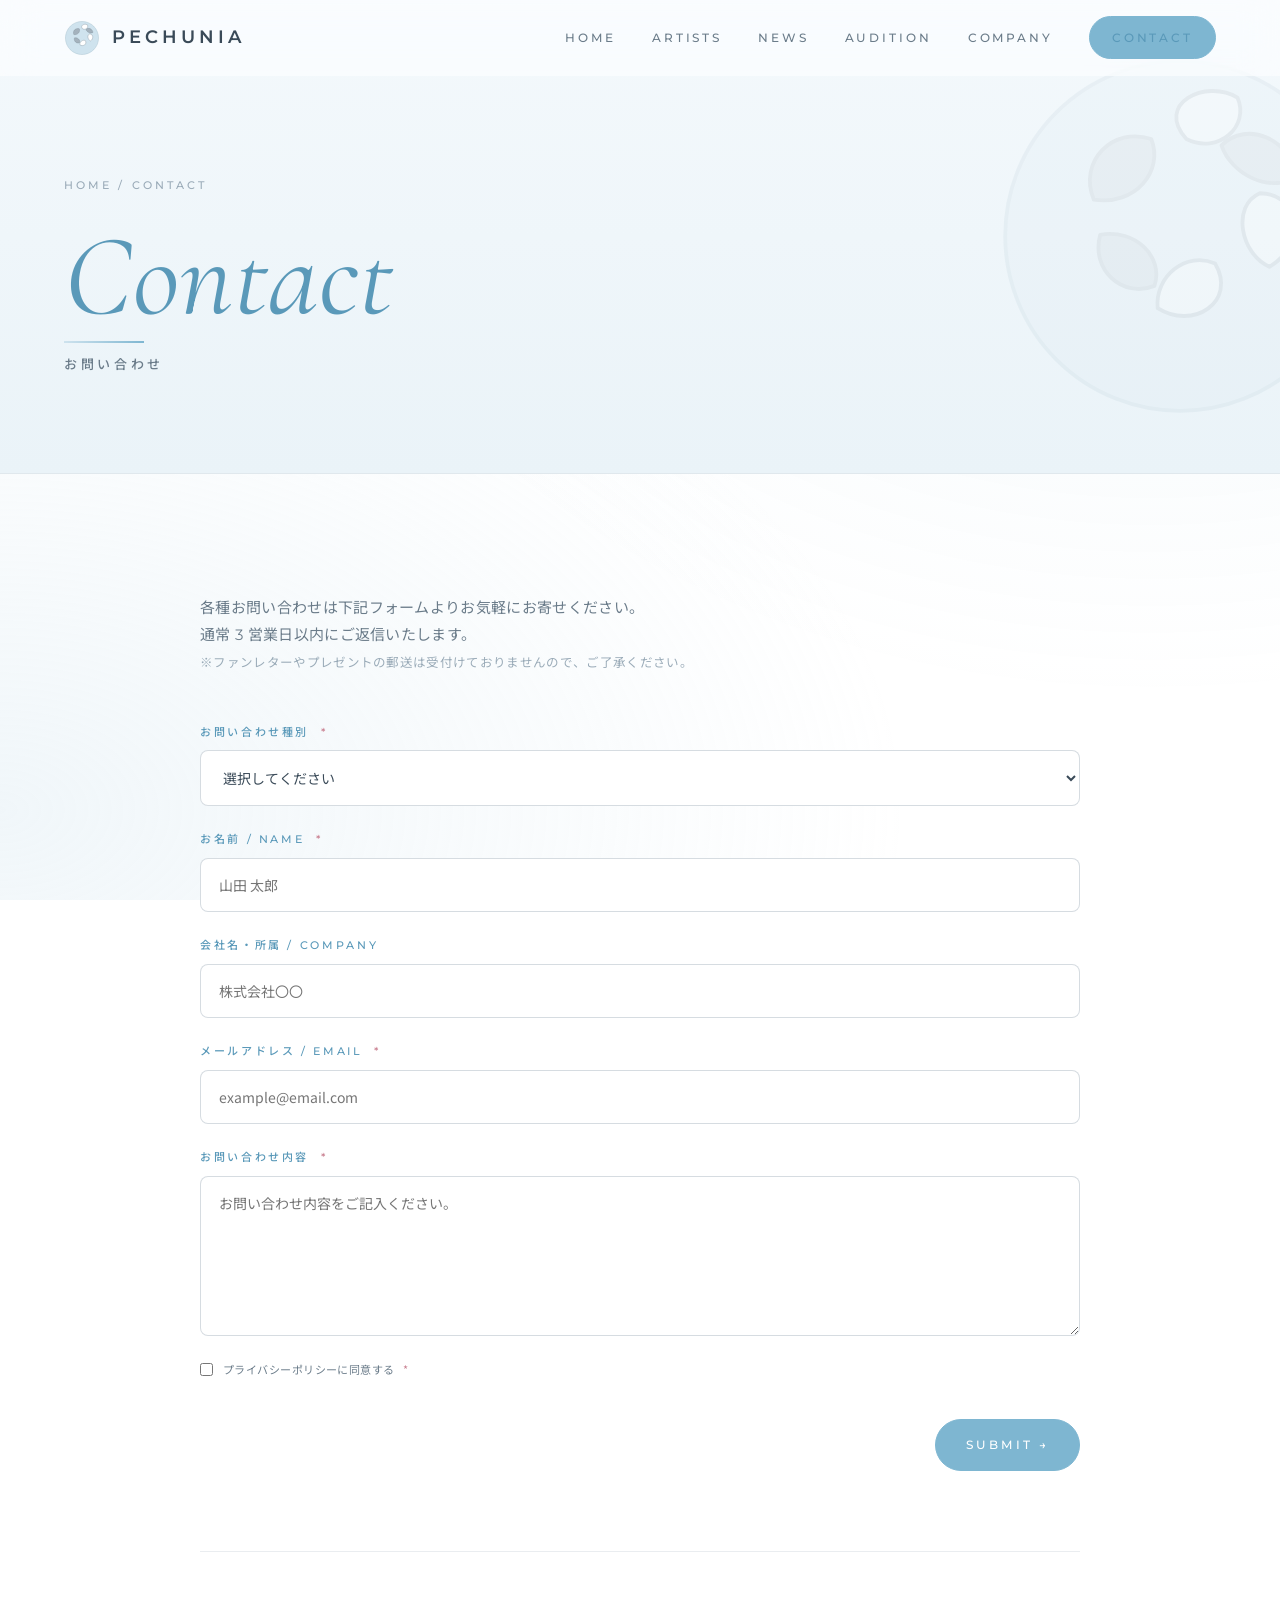
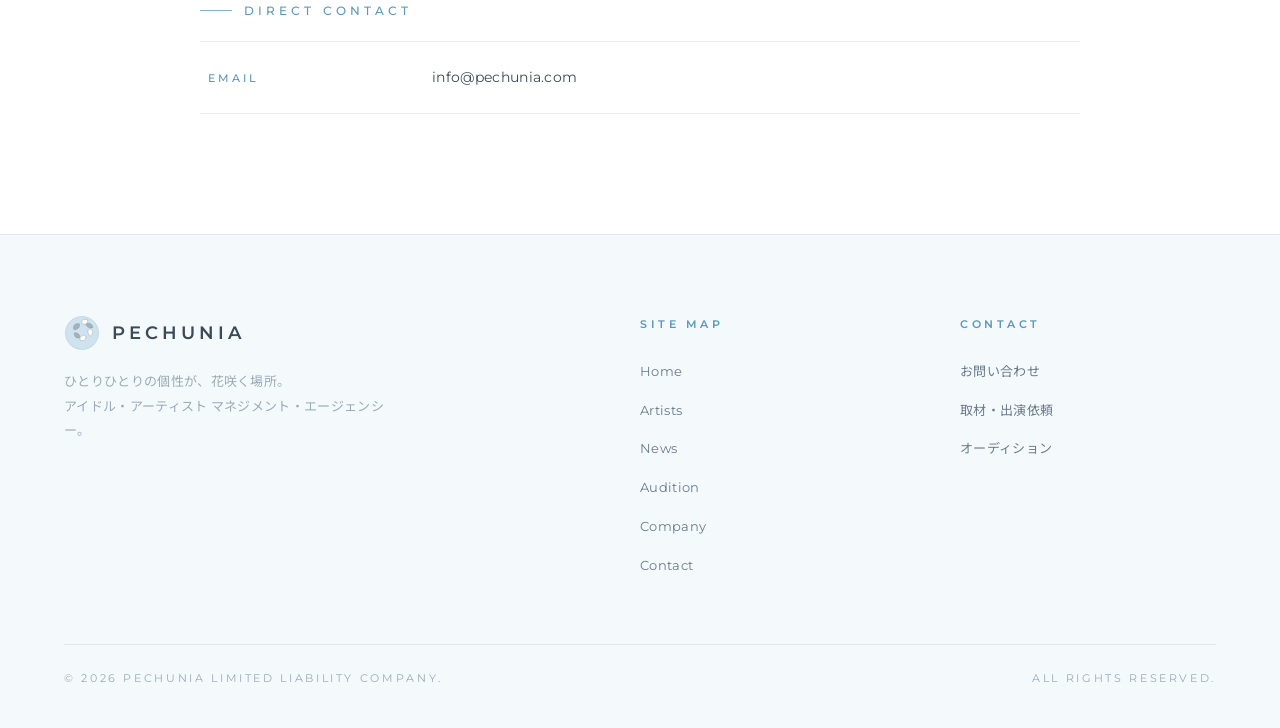
<file: contact.html>
<!DOCTYPE html>
<html lang="ja">
<head>
<meta charset="UTF-8">
<meta name="viewport" content="width=device-width, initial-scale=1.0">
<title>お問い合わせ | PECHUNIA（ペチュニア） 仙台・東京のアイドル事務所</title>
<meta name="description" content="PECHUNIA（ペチュニア）へのお問い合わせ・取材依頼・出演依頼など。仙台・宮城・東京で活動するアイドル事務所。">
<meta name="keywords" content="ペチュニア,PECHUNIA,お問い合わせ,取材依頼,出演依頼,アイドル事務所,仙台,宮城,東京">
<meta name="robots" content="index, follow">
<link rel="canonical" href="https://pechunia.net/contact.html">

<meta property="og:type" content="website">
<meta property="og:site_name" content="PECHUNIA（ペチュニア）">
<meta property="og:title" content="お問い合わせ | PECHUNIA 仙台・東京のアイドル事務所">
<meta property="og:description" content="PECHUNIA へのお問い合わせ・取材依頼・出演依頼など。">
<meta property="og:url" content="https://pechunia.net/contact.html">
<meta property="og:image" content="https://pechunia.net/img/logo.svg">
<meta property="og:locale" content="ja_JP">
<meta name="twitter:card" content="summary_large_image">

<link rel="icon" type="image/svg+xml" href="img/logo-mark.svg">
<link rel="preconnect" href="https://fonts.googleapis.com">
<link rel="preconnect" href="https://fonts.gstatic.com" crossorigin>
<link href="https://fonts.googleapis.com/css2?family=Cormorant+Garamond:ital,wght@0,400;0,500;1,400;1,500&family=Montserrat:wght@300;400;500;600&family=Noto+Sans+JP:wght@300;400;500;700&family=Noto+Serif+JP:wght@400;500&display=swap" rel="stylesheet">
<link rel="stylesheet" href="css/style.css">
</head>
<body>

<!-- Header -->
<header class="site-header" id="siteHeader">
  <div class="header-inner">
    <a href="index.html" class="logo"><span class="logo-mark"></span>PECHUNIA</a>
    <nav class="nav" id="nav">
      <a href="index.html">HOME</a>
      <a href="artists.html">ARTISTS</a>
      <a href="news.html">NEWS</a>
      <a href="audition.html">AUDITION</a>
      <a href="company.html">COMPANY</a>
      <a href="contact.html" class="btn btn--sm is-active">CONTACT</a>
    </nav>
    <button class="menu-toggle" id="menuToggle" aria-label="menu"><span></span><span></span><span></span></button>
  </div>
</header>

<!-- Page Hero -->
<section class="page-hero">
  <div class="container">
    <div class="crumb reveal">Home / Contact</div>
    <h1 class="page-title reveal"><em>Contact</em></h1>
    <p class="page-subtitle reveal">お問い合わせ</p>
  </div>
</section>

<!-- Form -->
<section class="section">
  <div class="container">
    <div class="content-block">
      <p class="reveal" style="color:var(--text-secondary); margin-bottom:48px;">
        各種お問い合わせは下記フォームよりお気軽にお寄せください。<br>
        通常 3 営業日以内にご返信いたします。<br>
        <small style="color:var(--text-tertiary);">※ファンレターやプレゼントの郵送は受付けておりませんので、ご了承ください。</small>
      </p>

      <div id="formSuccess" class="form-success reveal">
        ✓ お問い合わせを送信しました。<br>担当者よりご連絡いたします。
      </div>

      <div id="formError" class="form-success reveal" style="display:none; border-color:rgba(200,125,142,0.4); background:rgba(200,125,142,0.06); color:#c87d8e;">
        ✕ 送信に失敗しました。<br>お手数ですが時間をおいて再度お試しいただくか、直接 info@pechunia.com までご連絡ください。
      </div>

      <!-- Formspree 連携：action の myklvbpq を発行されたフォームIDに置き換えてください -->
      <form class="form reveal" id="contactForm" novalidate
            action="https://formspree.io/f/myklvbpq"
            method="POST">
        <!-- Formspree 設定用の隠しフィールド -->
        <input type="hidden" name="_subject" value="【PECHUNIA お問い合わせ】新規問い合わせが届きました">
        <input type="hidden" name="_language" value="ja">
        <!-- スパム対策（人間には見えない） -->
        <input type="text" name="_gotcha" style="display:none !important;" tabindex="-1" autocomplete="off">

        <div class="field">
          <label for="type">お問い合わせ種別 <span class="req">*</span></label>
          <select id="type" name="お問い合わせ種別" required>
            <option value="">選択してください</option>
            <option value="一般のお問い合わせ">一般のお問い合わせ</option>
            <option value="取材のご依頼">取材のご依頼</option>
            <option value="出演・キャスティング依頼">出演・キャスティング依頼</option>
            <option value="オーディションについて">オーディションについて</option>
            <option value="業務提携・タイアップ">業務提携・タイアップ</option>
            <option value="その他">その他</option>
          </select>
          <span class="error-msg">お問い合わせ種別を選択してください</span>
        </div>

        <div class="field">
          <label for="name">お名前 / Name <span class="req">*</span></label>
          <input type="text" id="name" name="お名前" placeholder="山田 太郎" required>
          <span class="error-msg">お名前を入力してください</span>
        </div>

        <div class="field">
          <label for="company">会社名・所属 / Company</label>
          <input type="text" id="company" name="会社名" placeholder="株式会社〇〇">
        </div>

        <div class="field">
          <label for="email">メールアドレス / Email <span class="req">*</span></label>
          <input type="email" id="email" name="email" placeholder="example@email.com" required>
          <span class="error-msg">有効なメールアドレスを入力してください</span>
        </div>

        <div class="field">
          <label for="message">お問い合わせ内容 <span class="req">*</span></label>
          <textarea id="message" name="お問い合わせ内容" placeholder="お問い合わせ内容をご記入ください。" required></textarea>
          <span class="error-msg">お問い合わせ内容を入力してください</span>
        </div>

        <div class="field">
          <label style="display:flex; gap:10px; align-items:center; cursor:pointer; text-transform:none; letter-spacing:0.04em; font-family:var(--font-jp); color:var(--text-secondary); font-weight:400;">
            <input type="checkbox" id="agree" name="agree" required style="width:auto;">
            <span>プライバシーポリシーに同意する <span class="req">*</span></span>
          </label>
          <span class="error-msg">同意が必要です</span>
        </div>

        <div class="form-actions">
          <button type="submit" class="btn" id="submitBtn">Submit →</button>
        </div>
      </form>

      <div style="margin-top:80px; padding-top:40px; border-top:1px solid var(--line);" class="reveal">
        <div class="eyebrow">Direct Contact</div>
        <dl class="company-table">
          <div class="row"><dt>Email</dt><dd><a href="mailto:info@pechunia.com">info@pechunia.com</a></dd></div>
        </dl>
      </div>
    </div>
  </div>
</section>

<!-- Footer -->
<footer class="site-footer">
  <div class="container">
    <div class="footer-grid">
      <div class="footer-brand">
        <a href="index.html" class="logo"><span class="logo-mark"></span>PECHUNIA</a>
        <p>ひとりひとりの個性が、花咲く場所。<br>アイドル・アーティスト マネジメント・エージェンシー。</p>
      </div>
      <div class="footer-col">
        <h4>Site Map</h4>
        <ul>
          <li><a href="index.html">Home</a></li>
          <li><a href="artists.html">Artists</a></li>
          <li><a href="news.html">News</a></li>
          <li><a href="audition.html">Audition</a></li>
          <li><a href="company.html">Company</a></li>
          <li><a href="contact.html">Contact</a></li>
        </ul>
      </div>
      <div class="footer-col">
        <h4>Contact</h4>
        <ul>
          <li><a href="contact.html">お問い合わせ</a></li>
          <li><a href="contact.html">取材・出演依頼</a></li>
          <li><a href="audition.html">オーディション</a></li>
        </ul>
      </div>
    </div>
    <div class="footer-bottom">
      <div>© 2026 PECHUNIA Limited Liability Company.</div>
      <div>All Rights Reserved.</div>
    </div>
  </div>
</footer>

<script src="js/main.js"></script>
</body>
</html>
</file>
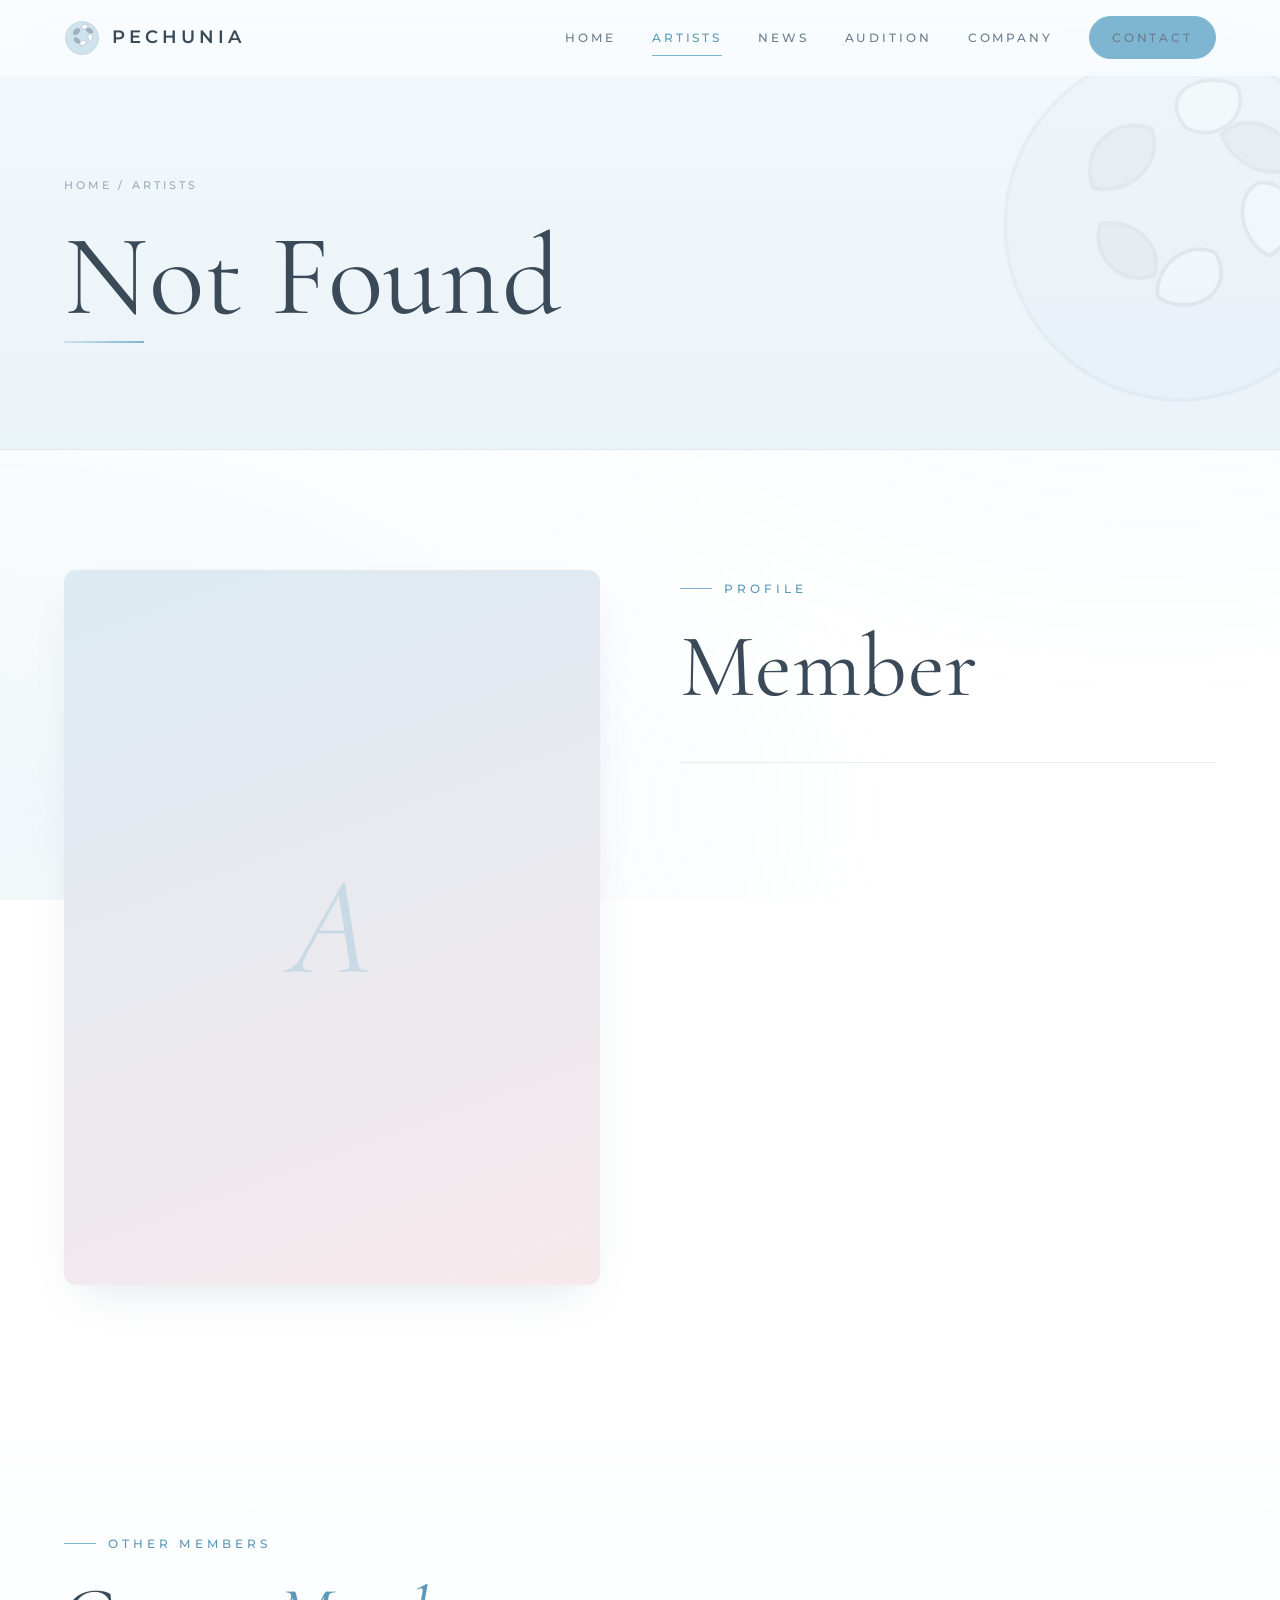
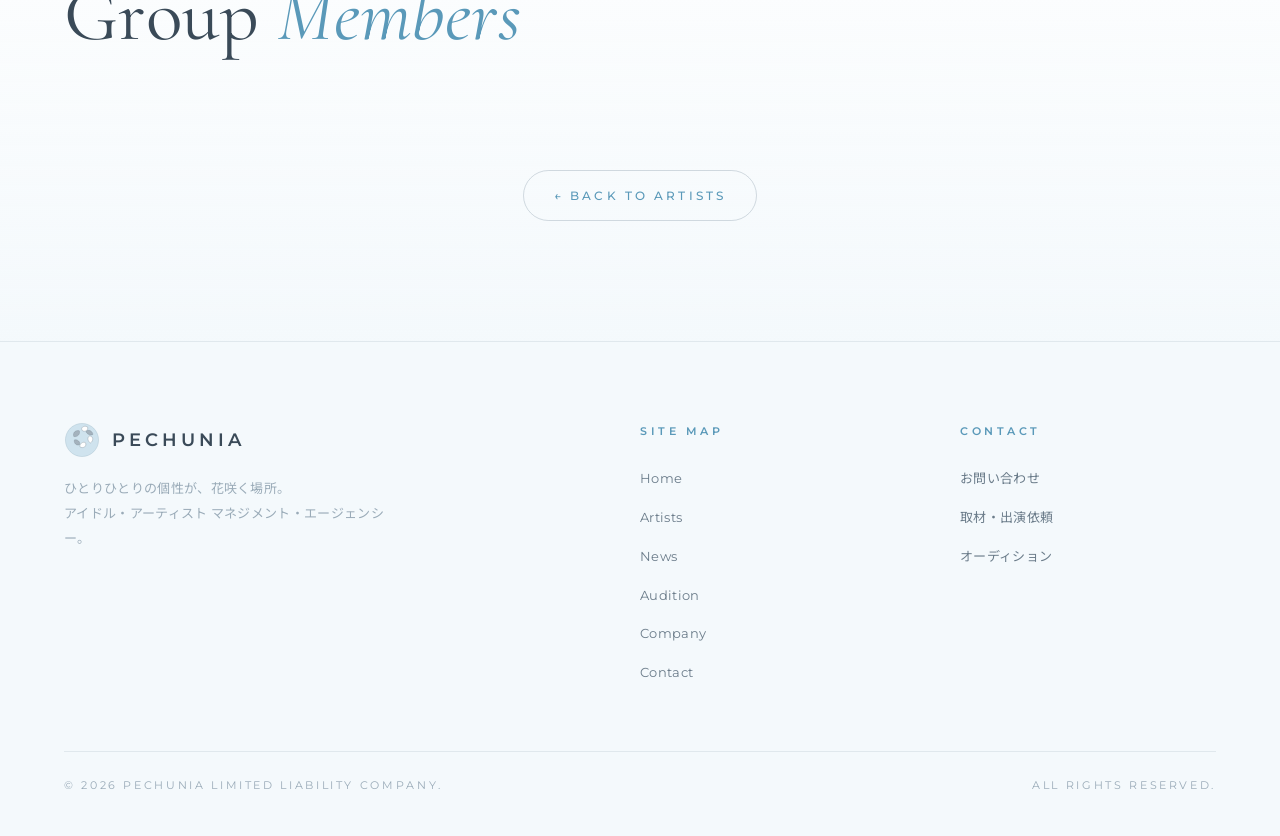
<file: member-detail.html>
<!DOCTYPE html>
<html lang="ja">
<head>
<meta charset="UTF-8">
<meta name="viewport" content="width=device-width, initial-scale=1.0">
<title>Member | PECHUNIA（ペチュニア） 仙台・東京のアイドル事務所</title>
<meta name="description" content="PECHUNIA（ペチュニア）所属メンバーのプロフィール。仙台・宮城ゆかりのアイドルが所属するアイドル事務所。">
<meta name="keywords" content="ペチュニア,PECHUNIA,アイドル,メンバー,プロフィール,仙台,宮城">
<meta name="robots" content="index, follow">

<meta property="og:type" content="profile">
<meta property="og:site_name" content="PECHUNIA（ペチュニア）">
<meta property="og:title" content="Member | PECHUNIA（ペチュニア）">
<meta property="og:description" content="PECHUNIA 所属メンバーのプロフィール。仙台・宮城ゆかりのアイドルが所属するアイドル事務所。">
<meta property="og:image" content="https://pechunia.net/img/logo.svg">
<meta property="og:locale" content="ja_JP">
<meta name="twitter:card" content="summary_large_image">

<link rel="icon" type="image/svg+xml" href="img/logo-mark.svg">
<link rel="preconnect" href="https://fonts.googleapis.com">
<link rel="preconnect" href="https://fonts.gstatic.com" crossorigin>
<link href="https://fonts.googleapis.com/css2?family=Cormorant+Garamond:ital,wght@0,400;0,500;1,400;1,500&family=Montserrat:wght@300;400;500;600&family=Noto+Sans+JP:wght@300;400;500;700&family=Noto+Serif+JP:wght@400;500&display=swap" rel="stylesheet">
<link rel="stylesheet" href="css/style.css">
</head>
<body data-render="member-detail">

<!-- Header -->
<header class="site-header" id="siteHeader">
  <div class="header-inner">
    <a href="index.html" class="logo"><span class="logo-mark"></span>PECHUNIA</a>
    <nav class="nav" id="nav">
      <a href="index.html">HOME</a>
      <a href="artists.html" class="is-active">ARTISTS</a>
      <a href="news.html">NEWS</a>
      <a href="audition.html">AUDITION</a>
      <a href="company.html">COMPANY</a>
      <a href="contact.html" class="btn btn--sm">CONTACT</a>
    </nav>
    <button class="menu-toggle" id="menuToggle" aria-label="menu"><span></span><span></span><span></span></button>
  </div>
</header>

<!-- Page Hero -->
<section class="page-hero">
  <div class="container">
    <div class="crumb reveal" data-member="crumb">Home / Artists</div>
    <h1 class="page-title reveal" data-member="title">Member</h1>
    <p class="page-subtitle reveal" data-member="subtitle"></p>
  </div>
</section>

<!-- Profile -->
<section class="section">
  <div class="container">
    <div class="artist-detail">
      <div class="artist-portrait reveal" data-member="portrait">
        <div class="initial">A</div>
      </div>

      <div class="artist-info reveal" data-delay="1">
        <div class="eyebrow">Profile</div>
        <h1 data-member="name">Member</h1>
        <div class="ja" data-member="nameJa"></div>
        <div class="ja" data-member="furigana" style="font-size:13px; color:var(--text-tertiary); margin-top:4px;"></div>

        <p style="margin-top:24px; color:var(--accent-strong); font-style:italic; font-family:var(--font-display); font-size:18px; line-height:1.6;" data-member="catchphrase"></p>

        <p style="margin-top:24px; color:var(--text-secondary); font-size:15px; line-height:2;" data-member="description"></p>

        <dl class="profile-table" data-member="profile"></dl>

        <div data-member="social-wrap" style="margin-top:40px; display:flex; gap:12px; flex-wrap:wrap;"></div>
      </div>
    </div>
  </div>
</section>

<!-- Other members -->
<section class="section" style="background:linear-gradient(180deg, transparent, var(--bg-soft));" data-member="others-section">
  <div class="container">
    <div class="section-head reveal">
      <div class="eyebrow" data-member="others-eyebrow">Other Members</div>
      <h2 class="section-title">Group <em>Members</em></h2>
    </div>

    <div class="artists-grid" data-member="others-grid"></div>

    <div style="margin-top:48px; text-align:center;" class="reveal">
      <a href="artists.html" class="btn btn--ghost" data-member="back-link">← Back to Artists</a>
    </div>
  </div>
</section>

<!-- Footer -->
<footer class="site-footer">
  <div class="container">
    <div class="footer-grid">
      <div class="footer-brand">
        <a href="index.html" class="logo"><span class="logo-mark"></span>PECHUNIA</a>
        <p>ひとりひとりの個性が、花咲く場所。<br>アイドル・アーティスト マネジメント・エージェンシー。</p>
      </div>
      <div class="footer-col">
        <h4>Site Map</h4>
        <ul>
          <li><a href="index.html">Home</a></li>
          <li><a href="artists.html">Artists</a></li>
          <li><a href="news.html">News</a></li>
          <li><a href="audition.html">Audition</a></li>
          <li><a href="company.html">Company</a></li>
          <li><a href="contact.html">Contact</a></li>
        </ul>
      </div>
      <div class="footer-col">
        <h4>Contact</h4>
        <ul>
          <li><a href="contact.html">お問い合わせ</a></li>
          <li><a href="contact.html">取材・出演依頼</a></li>
          <li><a href="audition.html">オーディション</a></li>
        </ul>
      </div>
    </div>
    <div class="footer-bottom">
      <div>© 2026 PECHUNIA Limited Liability Company.</div>
      <div>All Rights Reserved.</div>
    </div>
  </div>
</footer>

<script src="js/data-render.js"></script>
<script src="js/main.js"></script>
</body>
</html>
</file>
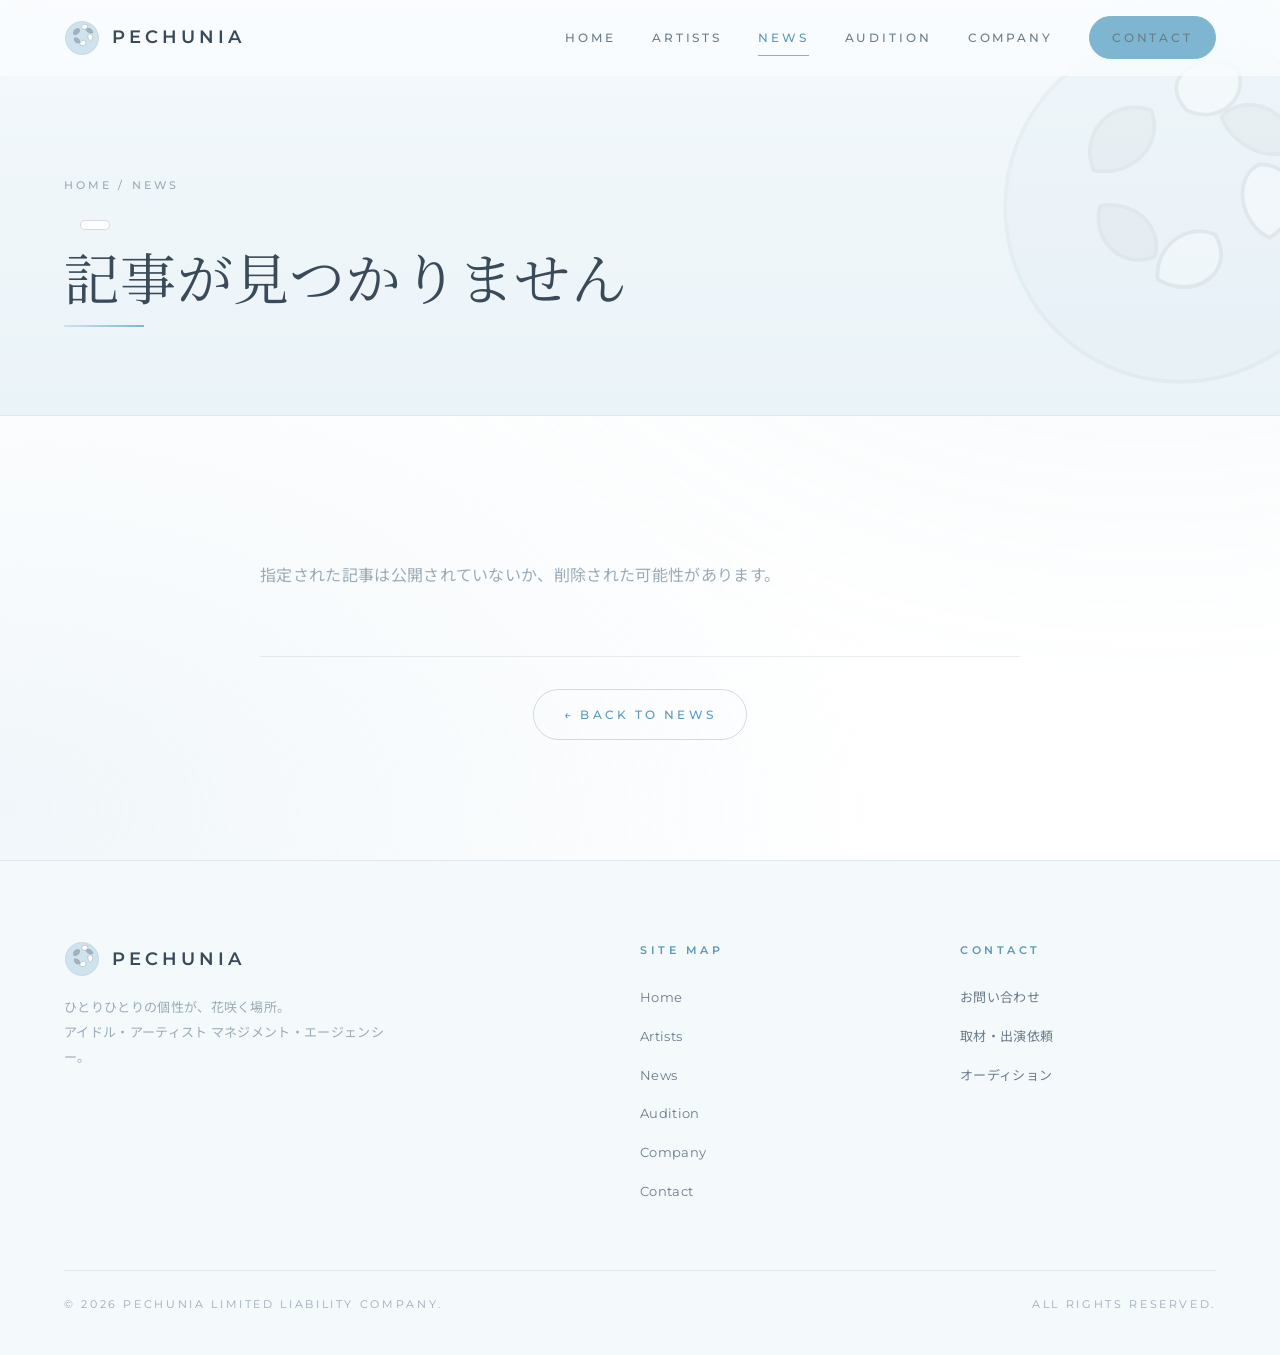
<file: news-detail.html>
<!DOCTYPE html>
<html lang="ja">
<head>
<meta charset="UTF-8">
<meta name="viewport" content="width=device-width, initial-scale=1.0">
<title>News | PECHUNIA（ペチュニア） 仙台・東京のアイドル事務所</title>
<meta name="description" content="PECHUNIA（ペチュニア）公式ニュース。仙台・宮城・東京で活動するアイドル事務所の最新情報。">
<meta name="keywords" content="ペチュニア,PECHUNIA,アイドル,ニュース,事務所,仙台,宮城">
<meta name="robots" content="index, follow">

<meta property="og:type" content="article">
<meta property="og:site_name" content="PECHUNIA（ペチュニア）">
<meta property="og:title" content="News | PECHUNIA（ペチュニア）">
<meta property="og:description" content="PECHUNIA の公式ニュース。仙台・宮城・東京で活動するアイドル事務所の最新情報。">
<meta property="og:image" content="https://pechunia.net/img/logo.svg">
<meta property="og:locale" content="ja_JP">
<meta name="twitter:card" content="summary_large_image">

<link rel="icon" type="image/svg+xml" href="img/logo-mark.svg">
<link rel="preconnect" href="https://fonts.googleapis.com">
<link rel="preconnect" href="https://fonts.gstatic.com" crossorigin>
<link href="https://fonts.googleapis.com/css2?family=Cormorant+Garamond:ital,wght@0,400;0,500;1,400;1,500&family=Montserrat:wght@300;400;500;600&family=Noto+Sans+JP:wght@300;400;500;700&family=Noto+Serif+JP:wght@400;500&display=swap" rel="stylesheet">
<link rel="stylesheet" href="css/style.css">
</head>
<body data-render="news-detail">

<!-- Header -->
<header class="site-header" id="siteHeader">
  <div class="header-inner">
    <a href="index.html" class="logo"><span class="logo-mark"></span>PECHUNIA</a>
    <nav class="nav" id="nav">
      <a href="index.html">HOME</a>
      <a href="artists.html">ARTISTS</a>
      <a href="news.html" class="is-active">NEWS</a>
      <a href="audition.html">AUDITION</a>
      <a href="company.html">COMPANY</a>
      <a href="contact.html" class="btn btn--sm">CONTACT</a>
    </nav>
    <button class="menu-toggle" id="menuToggle" aria-label="menu"><span></span><span></span><span></span></button>
  </div>
</header>

<!-- Page Hero -->
<section class="page-hero">
  <div class="container">
    <div class="crumb reveal" data-news="crumb">Home / News</div>
    <div class="news-detail-meta reveal">
      <span class="news-date" data-news="date"></span>
      <span class="news-tag" data-news="tag"></span>
    </div>
    <h1 class="page-title reveal" data-news="title" style="font-size:clamp(28px, 5vw, 56px); line-height:1.3; margin-top:16px;"></h1>
  </div>
</section>

<!-- Body -->
<section class="section">
  <div class="container">
    <article class="news-article reveal">
      <div class="news-article-image" data-news="image" style="display:none;"></div>
      <div class="news-article-body" data-news="body"></div>

      <div class="news-article-back reveal">
        <a href="news.html" class="btn btn--ghost">← Back to News</a>
      </div>
    </article>
  </div>
</section>

<!-- Footer -->
<footer class="site-footer">
  <div class="container">
    <div class="footer-grid">
      <div class="footer-brand">
        <a href="index.html" class="logo"><span class="logo-mark"></span>PECHUNIA</a>
        <p>ひとりひとりの個性が、花咲く場所。<br>アイドル・アーティスト マネジメント・エージェンシー。</p>
      </div>
      <div class="footer-col">
        <h4>Site Map</h4>
        <ul>
          <li><a href="index.html">Home</a></li>
          <li><a href="artists.html">Artists</a></li>
          <li><a href="news.html">News</a></li>
          <li><a href="audition.html">Audition</a></li>
          <li><a href="company.html">Company</a></li>
          <li><a href="contact.html">Contact</a></li>
        </ul>
      </div>
      <div class="footer-col">
        <h4>Contact</h4>
        <ul>
          <li><a href="contact.html">お問い合わせ</a></li>
          <li><a href="contact.html">取材・出演依頼</a></li>
          <li><a href="audition.html">オーディション</a></li>
        </ul>
      </div>
    </div>
    <div class="footer-bottom">
      <div>© 2026 PECHUNIA Limited Liability Company.</div>
      <div>All Rights Reserved.</div>
    </div>
  </div>
</footer>

<script src="js/data-render.js"></script>
<script src="js/main.js"></script>
</body>
</html>
</file>
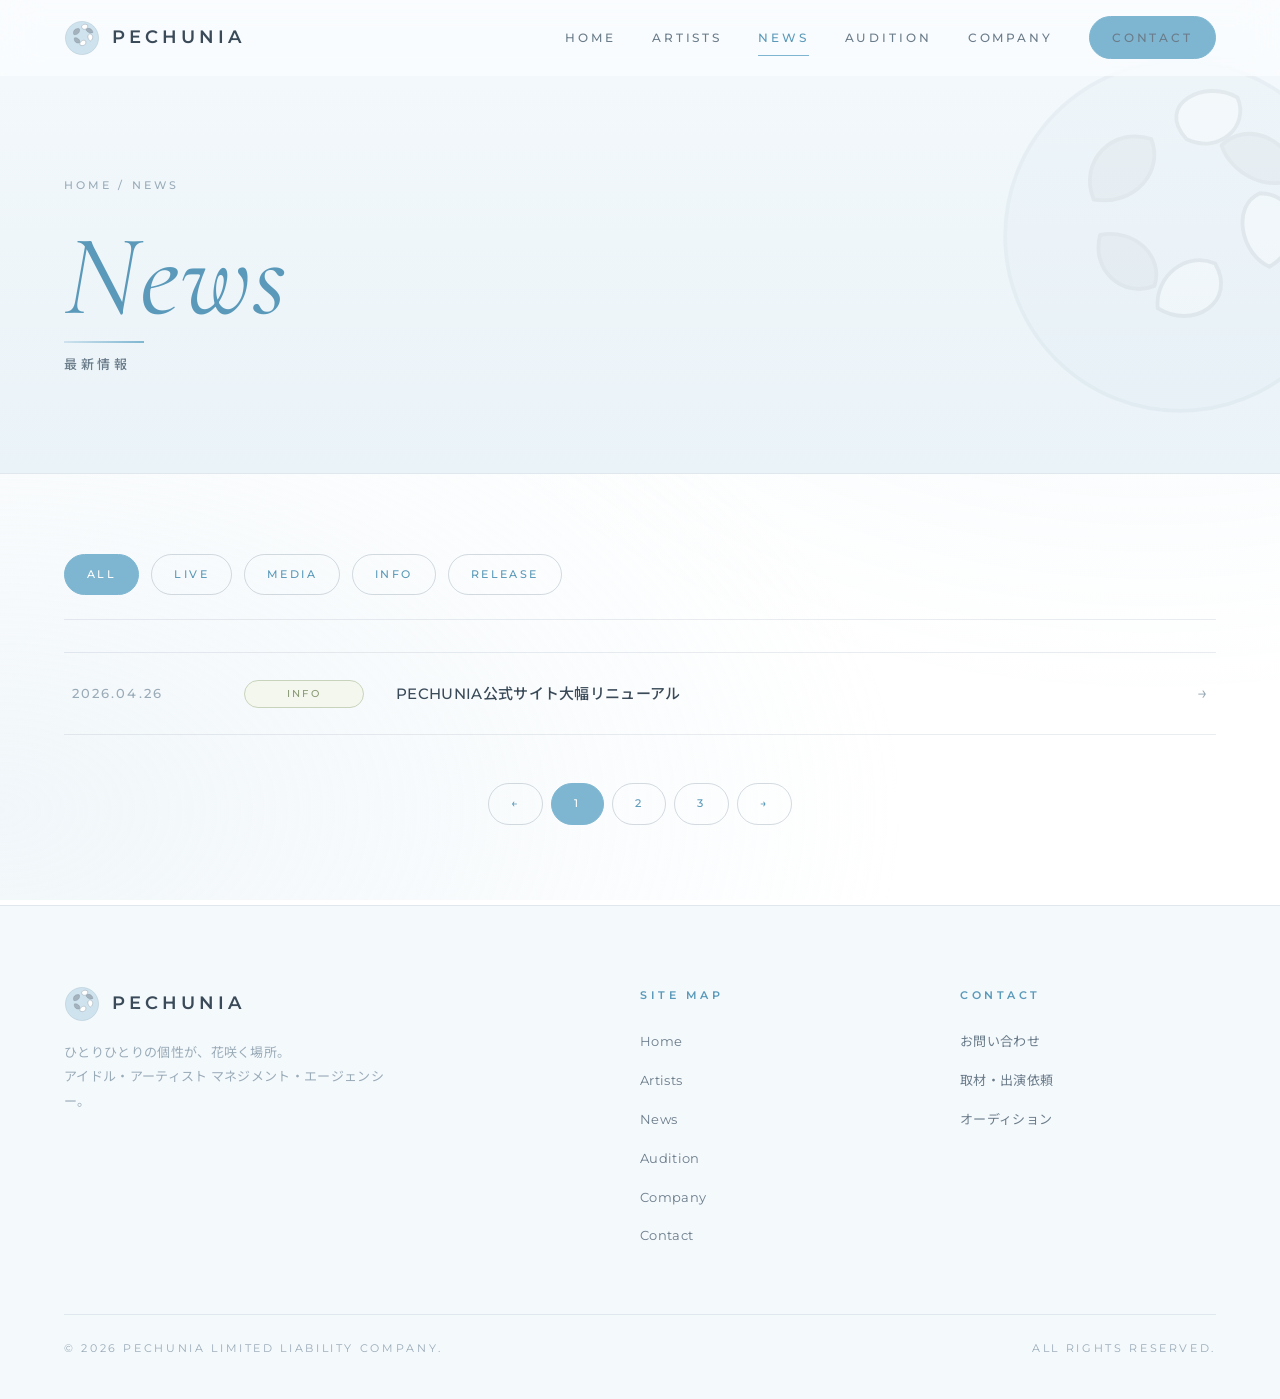
<file: news.html>
<!DOCTYPE html>
<html lang="ja">
<head>
<meta charset="UTF-8">
<meta name="viewport" content="width=device-width, initial-scale=1.0">
<title>News | PECHUNIA（ペチュニア） 仙台・東京のアイドル事務所</title>
<meta name="description" content="PECHUNIA（ペチュニア）の最新ニュース。所属アイドルのライブ・メディア出演・オーディション情報など、仙台・宮城・東京で活動するアイドル事務所の最新情報をお届けします。">
<meta name="keywords" content="ペチュニア,PECHUNIA,アイドル,ニュース,事務所,仙台,宮城,東京,ギミラブ,文翠麗">
<meta name="robots" content="index, follow">
<link rel="canonical" href="https://pechunia.net/news.html">

<meta property="og:type" content="website">
<meta property="og:site_name" content="PECHUNIA（ペチュニア）">
<meta property="og:title" content="News | PECHUNIA 仙台・東京のアイドル事務所">
<meta property="og:description" content="PECHUNIA の最新ニュース。所属アイドルのライブ・メディア出演・オーディション情報。">
<meta property="og:url" content="https://pechunia.net/news.html">
<meta property="og:image" content="https://pechunia.net/img/logo.svg">
<meta property="og:locale" content="ja_JP">
<meta name="twitter:card" content="summary_large_image">

<link rel="icon" type="image/svg+xml" href="img/logo-mark.svg">
<link rel="preconnect" href="https://fonts.googleapis.com">
<link rel="preconnect" href="https://fonts.gstatic.com" crossorigin>
<link href="https://fonts.googleapis.com/css2?family=Cormorant+Garamond:ital,wght@0,400;0,500;1,400;1,500&family=Montserrat:wght@300;400;500;600&family=Noto+Sans+JP:wght@300;400;500;700&family=Noto+Serif+JP:wght@400;500&display=swap" rel="stylesheet">
<link rel="stylesheet" href="css/style.css">
</head>
<body>

<!-- Header -->
<header class="site-header" id="siteHeader">
  <div class="header-inner">
    <a href="index.html" class="logo"><span class="logo-mark"></span>PECHUNIA</a>
    <nav class="nav" id="nav">
      <a href="index.html">HOME</a>
      <a href="artists.html">ARTISTS</a>
      <a href="news.html" class="is-active">NEWS</a>
      <a href="audition.html">AUDITION</a>
      <a href="company.html">COMPANY</a>
      <a href="contact.html" class="btn btn--sm">CONTACT</a>
    </nav>
    <button class="menu-toggle" id="menuToggle" aria-label="menu"><span></span><span></span><span></span></button>
  </div>
</header>

<!-- Page Hero -->
<section class="page-hero">
  <div class="container">
    <div class="crumb reveal">Home / News</div>
    <h1 class="page-title reveal"><em>News</em></h1>
    <p class="page-subtitle reveal">最新情報</p>
  </div>
</section>

<!-- Filter -->
<section class="section section--tight">
  <div class="container">
    <div style="display:flex; gap:12px; flex-wrap:wrap; padding-bottom:24px; border-bottom:1px solid var(--line);" class="reveal">
      <button class="btn btn--sm">All</button>
      <button class="btn btn--ghost btn--sm">Live</button>
      <button class="btn btn--ghost btn--sm">Media</button>
      <button class="btn btn--ghost btn--sm">Info</button>
      <button class="btn btn--ghost btn--sm">Release</button>
    </div>

    <div class="news-list reveal" data-render="news" style="margin-top:32px;"></div>

    <!-- Pagination -->
    <div style="margin-top:48px; display:flex; justify-content:center; gap:8px;" class="reveal">
      <button class="btn btn--ghost btn--sm">←</button>
      <button class="btn btn--sm">1</button>
      <button class="btn btn--ghost btn--sm">2</button>
      <button class="btn btn--ghost btn--sm">3</button>
      <button class="btn btn--ghost btn--sm">→</button>
    </div>
  </div>
</section>

<!-- Footer -->
<footer class="site-footer">
  <div class="container">
    <div class="footer-grid">
      <div class="footer-brand">
        <a href="index.html" class="logo"><span class="logo-mark"></span>PECHUNIA</a>
        <p>ひとりひとりの個性が、花咲く場所。<br>アイドル・アーティスト マネジメント・エージェンシー。</p>
      </div>
      <div class="footer-col">
        <h4>Site Map</h4>
        <ul>
          <li><a href="index.html">Home</a></li>
          <li><a href="artists.html">Artists</a></li>
          <li><a href="news.html">News</a></li>
          <li><a href="audition.html">Audition</a></li>
          <li><a href="company.html">Company</a></li>
          <li><a href="contact.html">Contact</a></li>
        </ul>
      </div>
      <div class="footer-col">
        <h4>Contact</h4>
        <ul>
          <li><a href="contact.html">お問い合わせ</a></li>
          <li><a href="contact.html">取材・出演依頼</a></li>
          <li><a href="audition.html">オーディション</a></li>
        </ul>
      </div>
    </div>
    <div class="footer-bottom">
      <div>© 2026 PECHUNIA Limited Liability Company.</div>
      <div>All Rights Reserved.</div>
    </div>
  </div>
</footer>

<script src="js/data-render.js"></script>
<script src="js/main.js"></script>
</body>
</html>
</file>
<file: css/style.css>
/* =========================================
   PECHUNIA — Idol Agency Website
   Theme: Fresh & Elegant (Light)
   Palette: pale sky blue × white × soft gray
   ========================================= */

/* ---------- Reset ---------- */
*,
*::before,
*::after {
  margin: 0;
  padding: 0;
  box-sizing: border-box;
}

html {
  scroll-behavior: smooth;
  -webkit-font-smoothing: antialiased;
  -moz-osx-font-smoothing: grayscale;
}

img {
  max-width: 100%;
  display: block;
}

a {
  color: inherit;
  text-decoration: none;
}

button {
  font: inherit;
  cursor: pointer;
  border: none;
  background: none;
  color: inherit;
}

/* ---------- Variables ---------- */
:root {
  /* Surfaces */
  --bg-primary: #ffffff;
  --bg-soft: #f4f9fc;
  --bg-secondary: #eaf3f8;
  --bg-tertiary: #dceaf2;

  /* Lines */
  --line: rgba(86, 110, 128, 0.12);
  --line-strong: rgba(86, 110, 128, 0.24);

  /* Text */
  --text-primary: #3a4a58;
  --text-secondary: #6b7c8a;
  --text-tertiary: #9aabb8;

  /* Accent (sky blue from logo) */
  --accent: #7eb6d1;
  --accent-strong: #5a99b9;
  --accent-soft: #cfe3ee;
  --accent-2: #a3c8db;

  --accent-grad: linear-gradient(135deg, #cfe3ee 0%, #7eb6d1 100%);

  --shadow-sm: 0 2px 8px rgba(86, 110, 128, 0.06);
  --shadow: 0 20px 40px -16px rgba(86, 110, 128, 0.18);
  --shadow-lg: 0 30px 60px -20px rgba(86, 110, 128, 0.22);

  --font-display: "Cormorant Garamond", "Playfair Display", "Noto Serif JP", serif;
  --font-sans: "Montserrat", "Noto Sans JP", sans-serif;
  --font-jp: "Noto Sans JP", sans-serif;

  --container: 1200px;
  --header-h: 76px;
}

/* ---------- Base ---------- */
body {
  background: var(--bg-primary);
  color: var(--text-primary);
  font-family: var(--font-sans);
  font-weight: 400;
  line-height: 1.8;
  letter-spacing: 0.02em;
  overflow-x: hidden;
}

/* Soft gradient backdrop */
body::before {
  content: "";
  position: fixed;
  inset: 0;
  background:
    radial-gradient(ellipse at 90% 0%, rgba(126, 182, 209, 0.10), transparent 55%),
    radial-gradient(ellipse at 0% 90%, rgba(207, 227, 238, 0.30), transparent 50%);
  pointer-events: none;
  z-index: 0;
}

main, header, footer {
  position: relative;
  z-index: 1;
}

::selection {
  background: var(--accent-soft);
  color: var(--text-primary);
}

/* ---------- Layout helpers ---------- */
.container {
  width: 100%;
  max-width: var(--container);
  margin: 0 auto;
  padding: 0 24px;
}

.section {
  padding: 120px 0;
  position: relative;
}

.section--tight {
  padding: 80px 0;
}

.section-head {
  margin-bottom: 64px;
}

.eyebrow {
  display: inline-flex;
  align-items: center;
  gap: 12px;
  font-family: var(--font-sans);
  font-weight: 500;
  font-size: 12px;
  letter-spacing: 0.34em;
  color: var(--accent-strong);
  text-transform: uppercase;
  margin-bottom: 20px;
}

.eyebrow::before {
  content: "";
  width: 32px;
  height: 1px;
  background: var(--accent);
}

.section-title {
  font-family: var(--font-display);
  font-size: clamp(40px, 6vw, 76px);
  line-height: 1.1;
  letter-spacing: 0.005em;
  font-weight: 400;
  color: var(--text-primary);
}

.section-title em {
  font-style: italic;
  color: var(--accent-strong);
  font-weight: 400;
}

.section-title .accent {
  color: var(--accent-strong);
  font-style: italic;
}

.section-lead {
  margin-top: 24px;
  max-width: 620px;
  color: var(--text-secondary);
  font-size: 15px;
}

/* ---------- Header ---------- */
.site-header {
  position: fixed;
  top: 0;
  left: 0;
  right: 0;
  z-index: 100;
  height: var(--header-h);
  display: flex;
  align-items: center;
  background: rgba(255, 255, 255, 0.55);
  backdrop-filter: blur(18px) saturate(140%);
  -webkit-backdrop-filter: blur(18px) saturate(140%);
  border-bottom: 1px solid transparent;
  transition: background 0.3s ease, border-color 0.3s ease, box-shadow 0.3s ease;
}

.site-header.is-scrolled {
  background: rgba(255, 255, 255, 0.88);
  border-bottom-color: var(--line);
  box-shadow: var(--shadow-sm);
}

.header-inner {
  width: 100%;
  max-width: var(--container);
  margin: 0 auto;
  padding: 0 24px;
  display: flex;
  align-items: center;
  justify-content: space-between;
}

.logo {
  display: inline-flex;
  align-items: center;
  gap: 12px;
  font-family: var(--font-sans);
  font-weight: 600;
  font-size: 18px;
  letter-spacing: 0.22em;
  color: var(--text-primary);
}

.logo-mark {
  width: 36px;
  height: 36px;
  display: inline-block;
  background-image: url("../img/logo-mark.svg");
  background-size: contain;
  background-repeat: no-repeat;
  background-position: center;
}

.nav {
  display: flex;
  align-items: center;
  gap: 36px;
}

.nav a {
  font-family: var(--font-sans);
  font-weight: 500;
  font-size: 12px;
  letter-spacing: 0.24em;
  color: var(--text-secondary);
  position: relative;
  transition: color 0.2s ease;
  text-transform: uppercase;
}

.nav a::after {
  content: "";
  position: absolute;
  left: 0;
  bottom: -8px;
  width: 0;
  height: 1px;
  background: var(--accent);
  transition: width 0.25s ease;
}

.nav a:hover,
.nav a.is-active {
  color: var(--accent-strong);
}

.nav a:hover::after,
.nav a.is-active::after {
  width: 100%;
}

.btn {
  display: inline-flex;
  align-items: center;
  justify-content: center;
  gap: 10px;
  padding: 14px 30px;
  font-family: var(--font-sans);
  font-weight: 500;
  font-size: 12px;
  letter-spacing: 0.26em;
  color: #ffffff;
  background: var(--accent);
  border: 1px solid var(--accent);
  border-radius: 999px;
  transition: all 0.25s ease;
  text-transform: uppercase;
}

.btn:hover {
  background: var(--accent-strong);
  border-color: var(--accent-strong);
  transform: translateY(-2px);
  box-shadow: 0 12px 28px rgba(126, 182, 209, 0.35);
}

.btn--ghost {
  background: transparent;
  color: var(--accent-strong);
  border: 1px solid var(--line-strong);
}

.btn--ghost:hover {
  background: var(--accent-soft);
  border-color: var(--accent);
  color: var(--accent-strong);
  box-shadow: none;
}

.btn--sm {
  padding: 10px 22px;
  font-size: 11px;
  letter-spacing: 0.22em;
}

.menu-toggle {
  display: none;
  width: 40px;
  height: 40px;
  flex-direction: column;
  justify-content: center;
  align-items: center;
  gap: 5px;
  cursor: pointer;
}

.menu-toggle span {
  display: block;
  width: 22px;
  height: 1.5px;
  background: var(--text-primary);
  transition: transform 0.3s ease, opacity 0.3s ease;
}

.menu-toggle.is-open span:nth-child(1) {
  transform: translateY(6px) rotate(45deg);
}
.menu-toggle.is-open span:nth-child(2) {
  opacity: 0;
}
.menu-toggle.is-open span:nth-child(3) {
  transform: translateY(-7px) rotate(-45deg);
}

/* ---------- Hero ---------- */
.hero {
  min-height: 100vh;
  position: relative;
  display: flex;
  align-items: center;
  padding-top: var(--header-h);
  overflow: hidden;
  background: linear-gradient(180deg, #f4f9fc 0%, #eaf3f8 60%, #ffffff 100%);
}

.hero-bg {
  position: absolute;
  inset: 0;
  z-index: 0;
  background:
    radial-gradient(circle at 18% 28%, rgba(126, 182, 209, 0.22), transparent 45%),
    radial-gradient(circle at 82% 70%, rgba(207, 227, 238, 0.55), transparent 45%);
  animation: bgShift 20s ease-in-out infinite alternate;
}

@keyframes bgShift {
  0% { transform: translate3d(0, 0, 0) scale(1); }
  100% { transform: translate3d(-2%, -2%, 0) scale(1.05); }
}

.hero-petals {
  position: absolute;
  inset: 0;
  pointer-events: none;
  z-index: 1;
  background-image: url("../img/logo-mark.svg");
  background-repeat: no-repeat;
  background-position: 110% -10%;
  background-size: 540px;
  opacity: 0.18;
}

.hero-petals--alt {
  background-position: -10% 110%;
  background-size: 320px;
  opacity: 0.14;
}

.hero-inner {
  position: relative;
  z-index: 2;
  width: 100%;
  max-width: var(--container);
  margin: 0 auto;
  padding: 0 24px;
}

.hero-tag {
  display: inline-flex;
  align-items: center;
  gap: 12px;
  padding: 8px 18px;
  background: rgba(255, 255, 255, 0.7);
  border: 1px solid var(--line-strong);
  border-radius: 999px;
  font-family: var(--font-sans);
  font-size: 11px;
  letter-spacing: 0.28em;
  color: var(--text-secondary);
  margin-bottom: 36px;
  text-transform: uppercase;
}

.hero-tag .dot {
  width: 6px;
  height: 6px;
  border-radius: 50%;
  background: var(--accent);
  box-shadow: 0 0 10px var(--accent);
  animation: pulse 1.8s ease-in-out infinite;
}

@keyframes pulse {
  0%, 100% { opacity: 1; transform: scale(1); }
  50% { opacity: 0.4; transform: scale(0.85); }
}

.hero-title {
  font-family: var(--font-display);
  font-size: clamp(54px, 9vw, 130px);
  line-height: 1.02;
  letter-spacing: 0.005em;
  font-weight: 400;
  color: var(--text-primary);
}

.hero-title .line {
  display: block;
}

.hero-title em,
.hero-title .accent {
  font-style: italic;
  color: var(--accent-strong);
  font-weight: 400;
}

.hero-sub {
  margin-top: 36px;
  max-width: 540px;
  color: var(--text-secondary);
  font-size: 15px;
  line-height: 2;
}

.hero-cta {
  margin-top: 48px;
  display: flex;
  gap: 16px;
  flex-wrap: wrap;
}

.hero-meta {
  position: absolute;
  bottom: 40px;
  left: 24px;
  right: 24px;
  display: flex;
  justify-content: space-between;
  align-items: flex-end;
  font-family: var(--font-sans);
  font-size: 11px;
  letter-spacing: 0.28em;
  color: var(--text-tertiary);
  z-index: 2;
  text-transform: uppercase;
}

.hero-meta .vline {
  width: 1px;
  height: 60px;
  background: linear-gradient(to bottom, transparent, var(--text-tertiary), transparent);
}

/* ---------- News ---------- */
.news-list {
  display: flex;
  flex-direction: column;
  border-top: 1px solid var(--line);
}

.news-item {
  display: grid;
  grid-template-columns: 140px 120px 1fr auto;
  gap: 32px;
  align-items: center;
  padding: 24px 8px;
  border-bottom: 1px solid var(--line);
  transition: background 0.25s ease, padding 0.25s ease;
  color: var(--text-primary);
}

.news-item:hover {
  background: var(--bg-soft);
  padding-left: 20px;
}

.news-date {
  font-family: var(--font-sans);
  font-weight: 500;
  font-size: 13px;
  letter-spacing: 0.16em;
  color: var(--text-tertiary);
}

.news-tag {
  display: inline-flex;
  justify-content: center;
  padding: 4px 14px;
  border: 1px solid var(--line-strong);
  border-radius: 999px;
  font-family: var(--font-sans);
  font-weight: 500;
  font-size: 10px;
  letter-spacing: 0.22em;
  color: var(--text-secondary);
  text-transform: uppercase;
  background: #fff;
}

.news-tag.is-live   { color: #c87d8e; border-color: #e2bcc4; background: #fdf3f5; }
.news-tag.is-media  { color: #5a99b9; border-color: #b9d4e2; background: #f0f7fb; }
.news-tag.is-info   { color: #8a9b76; border-color: #c8d3bb; background: #f4f7ee; }

.news-title {
  font-size: 15px;
  color: var(--text-primary);
  font-weight: 500;
}

.news-arrow {
  font-family: var(--font-sans);
  font-size: 18px;
  color: var(--text-tertiary);
  transition: transform 0.25s ease, color 0.25s ease;
}

.news-item:hover .news-arrow {
  transform: translateX(8px);
  color: var(--accent-strong);
}

/* ---------- Artists grid ---------- */
.artists-grid {
  display: grid;
  grid-template-columns: repeat(3, 1fr);
  gap: 28px;
}

.artist-card {
  position: relative;
  aspect-ratio: 3 / 4;
  overflow: hidden;
  border-radius: 12px;
  background: var(--bg-soft);
  cursor: pointer;
  isolation: isolate;
  box-shadow: var(--shadow-sm);
  transition: transform 0.4s ease, box-shadow 0.4s ease;
}

.artist-card:hover {
  transform: translateY(-6px);
  box-shadow: var(--shadow);
}

.artist-card .visual {
  position: absolute;
  inset: 0;
  display: flex;
  align-items: center;
  justify-content: center;
  background: linear-gradient(160deg, var(--c1, #dceaf2) 0%, var(--c2, #ffffff) 100%);
  background-size: cover;
  background-position: center;
  font-family: var(--font-display);
  font-style: italic;
  font-size: clamp(64px, 10vw, 120px);
  letter-spacing: 0.02em;
  color: rgba(126, 182, 209, 0.30);
  transition: transform 0.6s cubic-bezier(0.2, 0.8, 0.2, 1);
}

.artist-card.has-image .visual {
  color: transparent;
}

.artist-card::before {
  content: "";
  position: absolute;
  inset: 0;
  background:
    radial-gradient(circle at 30% 20%, rgba(255, 255, 255, 0.4), transparent 55%),
    linear-gradient(180deg, transparent 50%, rgba(58, 74, 88, 0.35) 100%);
  z-index: 1;
  transition: opacity 0.4s ease;
}

.artist-card .meta {
  position: absolute;
  left: 24px;
  right: 24px;
  bottom: 24px;
  z-index: 2;
  color: #ffffff;
}

.artist-card .meta .role {
  font-family: var(--font-sans);
  font-weight: 500;
  font-size: 10px;
  letter-spacing: 0.34em;
  color: #ffffff;
  opacity: 0.85;
  text-transform: uppercase;
}

.artist-card .meta .name {
  margin-top: 8px;
  font-family: var(--font-display);
  font-size: 30px;
  font-weight: 500;
  letter-spacing: 0.04em;
  line-height: 1;
}

.artist-card .meta .members {
  margin-top: 6px;
  font-size: 12px;
  color: rgba(255, 255, 255, 0.85);
  letter-spacing: 0.08em;
}

.artist-card:hover .visual {
  transform: scale(1.06);
}

.artist-card .corner {
  position: absolute;
  top: 16px;
  right: 18px;
  font-family: var(--font-sans);
  font-weight: 500;
  font-size: 10px;
  letter-spacing: 0.28em;
  color: var(--text-secondary);
  z-index: 2;
}

/* Soft pastel color variants */
.artist-card.c-1 { --c1: #dceaf2; --c2: #f6e9ec; }
.artist-card.c-2 { --c1: #e9f0e2; --c2: #dceaf2; }
.artist-card.c-3 { --c1: #f1e6ee; --c2: #ffffff; }
.artist-card.c-4 { --c1: #f6efe1; --c2: #ffffff; }
.artist-card.c-5 { --c1: #e2efe9; --c2: #ffffff; }
.artist-card.c-6 { --c1: #e3e6f1; --c2: #ffffff; }

/* ---------- About / Manifesto ---------- */
.about {
  display: grid;
  grid-template-columns: 1fr 1fr;
  gap: 80px;
  align-items: start;
}

.about-numbers {
  display: grid;
  grid-template-columns: repeat(2, 1fr);
  gap: 32px;
  margin-top: 48px;
}

.about-numbers .num {
  font-family: var(--font-display);
  font-size: 60px;
  line-height: 1;
  font-weight: 500;
  color: var(--accent-strong);
}

.about-numbers .label {
  margin-top: 8px;
  font-size: 11px;
  letter-spacing: 0.24em;
  color: var(--text-tertiary);
  text-transform: uppercase;
}

.about-text p + p {
  margin-top: 18px;
}

.about-text p {
  color: var(--text-secondary);
}

/* ---------- CTA Strip ---------- */
.cta-strip {
  position: relative;
  padding: 120px 0;
  overflow: hidden;
  background: var(--bg-secondary);
}

.cta-strip::before {
  content: "";
  position: absolute;
  inset: 0;
  background:
    radial-gradient(circle at 50% 0%, rgba(255, 255, 255, 0.7), transparent 50%),
    radial-gradient(circle at 50% 100%, rgba(126, 182, 209, 0.20), transparent 60%);
}

.cta-strip-inner {
  position: relative;
  text-align: center;
}

.cta-strip h2 {
  font-family: var(--font-display);
  font-size: clamp(44px, 7vw, 96px);
  line-height: 1.05;
  letter-spacing: 0.005em;
  font-weight: 400;
  color: var(--text-primary);
}

.cta-strip h2 em {
  font-style: italic;
  color: var(--accent-strong);
}

.cta-strip p {
  margin: 28px auto 48px;
  max-width: 520px;
  color: var(--text-secondary);
}

/* ---------- Footer ---------- */
.site-footer {
  border-top: 1px solid var(--line);
  padding: 80px 0 40px;
  background: var(--bg-soft);
}

.footer-grid {
  display: grid;
  grid-template-columns: 2fr 1fr 1fr;
  gap: 64px;
  align-items: start;
}

.footer-brand .logo {
  margin-bottom: 18px;
}

.footer-brand p {
  color: var(--text-tertiary);
  font-size: 13px;
  line-height: 1.9;
  max-width: 320px;
}

.footer-col h4 {
  font-family: var(--font-sans);
  font-weight: 600;
  font-size: 11px;
  letter-spacing: 0.32em;
  color: var(--accent-strong);
  margin-bottom: 22px;
  text-transform: uppercase;
}

.footer-col ul {
  list-style: none;
  display: flex;
  flex-direction: column;
  gap: 10px;
}

.footer-col a {
  font-size: 13px;
  color: var(--text-secondary);
  transition: color 0.2s ease;
}

.footer-col a:hover {
  color: var(--accent-strong);
}

.footer-bottom {
  margin-top: 64px;
  padding-top: 24px;
  border-top: 1px solid var(--line);
  display: flex;
  justify-content: space-between;
  align-items: center;
  font-family: var(--font-sans);
  font-size: 11px;
  letter-spacing: 0.24em;
  color: var(--text-tertiary);
  text-transform: uppercase;
}

/* ---------- Page hero (sub pages) ---------- */
.page-hero {
  padding-top: calc(var(--header-h) + 100px);
  padding-bottom: 96px;
  position: relative;
  border-bottom: 1px solid var(--line);
  overflow: hidden;
  background: linear-gradient(180deg, #f4f9fc 0%, #eaf3f8 100%);
}

.page-hero::before {
  content: "";
  position: absolute;
  inset: 0;
  background-image: url("../img/logo-mark.svg");
  background-size: 380px;
  background-repeat: no-repeat;
  background-position: 110% 50%;
  opacity: 0.12;
}

.page-hero .container {
  position: relative;
}

.crumb {
  font-family: var(--font-sans);
  font-weight: 500;
  font-size: 11px;
  letter-spacing: 0.28em;
  color: var(--text-tertiary);
  margin-bottom: 22px;
  text-transform: uppercase;
}

.page-title {
  font-family: var(--font-display);
  font-size: clamp(56px, 9vw, 130px);
  line-height: 1.02;
  letter-spacing: 0.005em;
  font-weight: 400;
  color: var(--text-primary);
}

.page-title em,
.page-title .accent {
  font-style: italic;
  color: var(--accent-strong);
  font-weight: 400;
}

.page-subtitle {
  margin-top: 18px;
  font-size: 13px;
  letter-spacing: 0.28em;
  color: var(--text-secondary);
  text-transform: uppercase;
  font-family: var(--font-sans);
  font-weight: 500;
}

/* ---------- Artist Detail ---------- */
.artist-detail {
  display: grid;
  grid-template-columns: 1fr 1fr;
  gap: 80px;
  align-items: start;
}

.artist-portrait {
  aspect-ratio: 3 / 4;
  border-radius: 12px;
  background: linear-gradient(160deg, #dceaf2 0%, #f6e9ec 100%);
  background-size: cover;
  background-position: center;
  position: relative;
  overflow: hidden;
  box-shadow: var(--shadow);
  display: flex;
  align-items: center;
  justify-content: center;
}

.artist-portrait .initial {
  font-family: var(--font-display);
  font-style: italic;
  font-size: 140px;
  color: rgba(126, 182, 209, 0.30);
  letter-spacing: 0.02em;
}

.artist-portrait.has-image .initial {
  display: none;
}

.artist-info h1 {
  font-family: var(--font-display);
  font-size: clamp(52px, 7vw, 96px);
  line-height: 1.05;
  letter-spacing: 0.005em;
  font-weight: 400;
  color: var(--text-primary);
}

.artist-info .ja {
  color: var(--text-secondary);
  font-size: 16px;
  margin-top: 10px;
  letter-spacing: 0.16em;
  font-family: var(--font-jp);
}

.profile-table {
  margin-top: 48px;
  border-top: 1px solid var(--line);
}

.profile-row {
  display: grid;
  grid-template-columns: 140px 1fr;
  gap: 24px;
  padding: 18px 0;
  border-bottom: 1px solid var(--line);
}

.profile-row dt {
  font-family: var(--font-sans);
  font-weight: 500;
  font-size: 11px;
  letter-spacing: 0.28em;
  color: var(--accent-strong);
  text-transform: uppercase;
}

.profile-row dd {
  color: var(--text-primary);
  font-size: 14px;
}

/* ---------- Audition / Generic content ---------- */
.content-block {
  max-width: 880px;
  margin: 0 auto;
}

.content-block h2 {
  font-family: var(--font-display);
  font-size: 38px;
  font-weight: 400;
  letter-spacing: 0.005em;
  margin-bottom: 24px;
  padding-bottom: 14px;
  border-bottom: 1px solid var(--line);
  color: var(--text-primary);
}

.content-block h3 {
  font-size: 16px;
  font-weight: 600;
  margin: 36px 0 14px;
  color: var(--text-primary);
  letter-spacing: 0.04em;
}

.content-block p {
  color: var(--text-secondary);
  font-size: 15px;
  margin-bottom: 14px;
}

.content-block ul {
  margin: 12px 0 24px 20px;
  color: var(--text-secondary);
  font-size: 15px;
}

.content-block ul li {
  margin-bottom: 6px;
}

.steps {
  display: grid;
  grid-template-columns: repeat(4, 1fr);
  gap: 18px;
  margin-top: 48px;
}

.step {
  border: 1px solid var(--line);
  padding: 30px 24px;
  border-radius: 12px;
  background: #fff;
  box-shadow: var(--shadow-sm);
  transition: transform 0.3s ease, box-shadow 0.3s ease, border-color 0.3s ease;
}

.step:hover {
  transform: translateY(-4px);
  border-color: var(--accent);
  box-shadow: var(--shadow);
}

.step .num {
  font-family: var(--font-sans);
  font-weight: 600;
  font-size: 11px;
  letter-spacing: 0.32em;
  color: var(--accent-strong);
  text-transform: uppercase;
}

.step h4 {
  margin: 12px 0 8px;
  font-family: var(--font-display);
  font-size: 22px;
  font-weight: 500;
  letter-spacing: 0.02em;
  color: var(--text-primary);
}

.step p {
  font-size: 13px;
  color: var(--text-secondary);
  line-height: 1.8;
}

/* ---------- Company table ---------- */
.company-table {
  border-top: 1px solid var(--line);
}

.company-table .row {
  display: grid;
  grid-template-columns: 200px 1fr;
  gap: 24px;
  padding: 22px 8px;
  border-bottom: 1px solid var(--line);
  align-items: baseline;
}

.company-table .row dt {
  font-family: var(--font-sans);
  font-weight: 500;
  font-size: 11px;
  letter-spacing: 0.28em;
  color: var(--accent-strong);
  text-transform: uppercase;
}

.company-table .row dd {
  font-size: 14px;
  color: var(--text-primary);
  line-height: 1.9;
}

/* ---------- Form ---------- */
.form {
  display: grid;
  gap: 24px;
}

.field {
  display: grid;
  gap: 8px;
}

.field label {
  font-family: var(--font-sans);
  font-weight: 500;
  font-size: 11px;
  letter-spacing: 0.24em;
  color: var(--accent-strong);
  text-transform: uppercase;
}

.field label .req {
  color: #c87d8e;
  margin-left: 6px;
}

.field input,
.field select,
.field textarea {
  width: 100%;
  padding: 16px 18px;
  background: #ffffff;
  border: 1px solid var(--line-strong);
  border-radius: 8px;
  color: var(--text-primary);
  font-family: var(--font-jp);
  font-size: 14px;
  transition: border-color 0.2s ease, box-shadow 0.2s ease;
}

.field input:focus,
.field select:focus,
.field textarea:focus {
  outline: none;
  border-color: var(--accent);
  box-shadow: 0 0 0 4px rgba(126, 182, 209, 0.18);
}

.field textarea {
  min-height: 160px;
  resize: vertical;
}

.field.error input,
.field.error select,
.field.error textarea {
  border-color: #c87d8e;
}

.field .error-msg {
  font-size: 12px;
  color: #c87d8e;
  display: none;
  letter-spacing: 0.04em;
}

.field.error .error-msg {
  display: block;
}

.form-actions {
  margin-top: 16px;
  display: flex;
  justify-content: flex-end;
}

.form-success {
  display: none;
  padding: 24px;
  border: 1px solid var(--accent);
  background: var(--accent-soft);
  border-radius: 8px;
  text-align: center;
  color: var(--accent-strong);
  letter-spacing: 0.06em;
}

.form-success.is-visible {
  display: block;
}

/* ---------- Reveal animation ---------- */
.reveal {
  opacity: 0;
  transform: translateY(36px);
  transition: opacity 0.9s cubic-bezier(0.2, 0.8, 0.2, 1),
              transform 0.9s cubic-bezier(0.2, 0.8, 0.2, 1);
}

.reveal.is-visible {
  opacity: 1;
  transform: translateY(0);
}

.reveal[data-delay="1"] { transition-delay: 0.08s; }
.reveal[data-delay="2"] { transition-delay: 0.16s; }
.reveal[data-delay="3"] { transition-delay: 0.24s; }
.reveal[data-delay="4"] { transition-delay: 0.32s; }
.reveal[data-delay="5"] { transition-delay: 0.40s; }

/* Reveal バリアント：左右からスライド */
.reveal-left {
  opacity: 0;
  transform: translateX(-40px);
  transition: opacity 0.9s cubic-bezier(0.2, 0.8, 0.2, 1),
              transform 0.9s cubic-bezier(0.2, 0.8, 0.2, 1);
}
.reveal-left.is-visible {
  opacity: 1;
  transform: translateX(0);
}

.reveal-right {
  opacity: 0;
  transform: translateX(40px);
  transition: opacity 0.9s cubic-bezier(0.2, 0.8, 0.2, 1),
              transform 0.9s cubic-bezier(0.2, 0.8, 0.2, 1);
}
.reveal-right.is-visible {
  opacity: 1;
  transform: translateX(0);
}

/* スケールイン */
.reveal-scale {
  opacity: 0;
  transform: scale(0.94);
  transition: opacity 0.9s cubic-bezier(0.2, 0.8, 0.2, 1),
              transform 0.9s cubic-bezier(0.2, 0.8, 0.2, 1);
}
.reveal-scale.is-visible {
  opacity: 1;
  transform: scale(1);
}

/* ---------- ページロード フェードイン ---------- */
body {
  animation: pageFadeIn 0.7s cubic-bezier(0.2, 0.8, 0.2, 1);
}

@keyframes pageFadeIn {
  from { opacity: 0; }
  to { opacity: 1; }
}

/* ---------- ヒーロー入場演出 ---------- */
.hero .hero-tag,
.hero .hero-title .line,
.hero .hero-sub,
.hero .hero-cta {
  opacity: 0;
  transform: translateY(30px);
  animation: heroEnter 1.1s cubic-bezier(0.2, 0.8, 0.2, 1) forwards;
}
.hero .hero-tag { animation-delay: 0.15s; }
.hero .hero-title .line:nth-child(1) { animation-delay: 0.35s; }
.hero .hero-title .line:nth-child(2) { animation-delay: 0.55s; }
.hero .hero-sub { animation-delay: 0.85s; }
.hero .hero-cta { animation-delay: 1.05s; }

@keyframes heroEnter {
  to {
    opacity: 1;
    transform: translateY(0);
  }
}

.hero-meta {
  opacity: 0;
  animation: fadeInSlow 1.5s ease 1.4s forwards;
}
@keyframes fadeInSlow { to { opacity: 1; } }

/* ---------- 装飾の浮遊 ---------- */
.hero-petals {
  animation: floatY 12s ease-in-out infinite alternate;
}
.hero-petals--alt {
  animation: floatYReverse 14s ease-in-out infinite alternate;
}
@keyframes floatY {
  0%   { transform: translate(0, 0) rotate(0deg); }
  50%  { transform: translate(8px, -10px) rotate(2deg); }
  100% { transform: translate(-6px, 8px) rotate(-2deg); }
}
@keyframes floatYReverse {
  0%   { transform: translate(0, 0) rotate(0deg); }
  50%  { transform: translate(-10px, 8px) rotate(-3deg); }
  100% { transform: translate(8px, -6px) rotate(3deg); }
}

/* ---------- ロゴ hover ---------- */
.logo {
  transition: opacity 0.25s ease, transform 0.4s cubic-bezier(0.2, 0.8, 0.2, 1);
}
.logo:hover {
  opacity: 0.85;
}
.logo:hover .logo-mark {
  transform: rotate(-12deg) scale(1.08);
}
.logo-mark {
  transition: transform 0.5s cubic-bezier(0.2, 0.8, 0.2, 1);
}

/* ---------- ボタン shimmer ---------- */
.btn {
  position: relative;
  overflow: hidden;
}
.btn::before {
  content: "";
  position: absolute;
  top: 0;
  left: -120%;
  width: 60%;
  height: 100%;
  background: linear-gradient(120deg, transparent 0%, rgba(255, 255, 255, 0.4) 50%, transparent 100%);
  transition: left 0.6s cubic-bezier(0.2, 0.8, 0.2, 1);
  pointer-events: none;
}
.btn:hover::before {
  left: 130%;
}

/* ---------- アーティストカード hover 強化 ---------- */
.artist-card {
  will-change: transform, box-shadow;
}
.artist-card:hover {
  transform: translateY(-8px);
  box-shadow: var(--shadow-lg);
}
.artist-card .visual {
  transition: transform 0.8s cubic-bezier(0.2, 0.8, 0.2, 1), filter 0.4s ease;
}
.artist-card:hover .visual {
  transform: scale(1.08);
  filter: brightness(1.05);
}
.artist-card::before {
  transition: opacity 0.4s ease;
}
.artist-card:hover::before {
  opacity: 0.85;
}

/* ---------- ニュース項目 hover ---------- */
.news-item {
  transition: background 0.25s ease, padding 0.25s ease, transform 0.25s ease;
}
.news-item:hover {
  transform: translateX(4px);
}
.news-arrow {
  display: inline-block;
  transition: transform 0.3s cubic-bezier(0.2, 0.8, 0.2, 1), color 0.25s ease;
}

/* ---------- ステップカード hover ---------- */
.step {
  transition: transform 0.4s cubic-bezier(0.2, 0.8, 0.2, 1),
              box-shadow 0.4s ease,
              border-color 0.4s ease;
}
.step:hover .num {
  letter-spacing: 0.36em;
  transition: letter-spacing 0.4s ease;
}

/* ---------- ヘッダー出現 ---------- */
.site-header {
  animation: headerSlideDown 0.7s cubic-bezier(0.2, 0.8, 0.2, 1);
}
@keyframes headerSlideDown {
  from { transform: translateY(-100%); }
  to { transform: translateY(0); }
}

/* ---------- スクロールインジケータ点滅 ---------- */
.hero-meta > div:first-child {
  animation: scrollHint 2.4s ease-in-out infinite;
}
@keyframes scrollHint {
  0%, 100% { opacity: 0.4; transform: translateY(0); }
  50% { opacity: 1; transform: translateY(4px); }
}

/* ---------- ページタイトル下線アニメ ---------- */
.page-title {
  position: relative;
  display: inline-block;
}
.page-title::after {
  content: "";
  position: absolute;
  left: 0;
  bottom: -8px;
  width: 0;
  height: 2px;
  background: var(--accent-grad);
  animation: titleUnderline 1.2s cubic-bezier(0.2, 0.8, 0.2, 1) 0.6s forwards;
}
@keyframes titleUnderline {
  to { width: 80px; }
}

/* ---------- アクセシビリティ：モーション抑制 ---------- */
@media (prefers-reduced-motion: reduce) {
  *,
  *::before,
  *::after {
    animation-duration: 0.01ms !important;
    animation-iteration-count: 1 !important;
    transition-duration: 0.01ms !important;
  }
}

/* ---------- News detail page ---------- */
.news-detail-meta {
  display: flex;
  gap: 16px;
  align-items: center;
  margin-top: 24px;
  flex-wrap: wrap;
}

.news-article {
  max-width: 760px;
  margin: 0 auto;
}

.news-article-image {
  margin-bottom: 40px;
  border-radius: 12px;
  overflow: hidden;
  background: var(--bg-soft);
  box-shadow: var(--shadow);
}

.news-article-image img {
  width: 100%;
  height: auto;
  display: block;
}

.news-article-body {
  font-size: 16px;
  line-height: 2;
  color: var(--text-primary);
}

.news-article-body p {
  margin-bottom: 1.4em;
}

.news-article-body a {
  color: var(--accent-strong);
  text-decoration: underline;
  word-break: break-all;
}

.news-article-body a:hover {
  color: var(--text-primary);
}

.news-article-body .news-embed {
  margin: 32px 0;
  border-radius: 8px;
  overflow: hidden;
  box-shadow: var(--shadow-sm);
}

.news-article-body .news-embed iframe {
  width: 100%;
  aspect-ratio: 16 / 9;
  border: 0;
  display: block;
}

.news-article-back {
  margin-top: 64px;
  padding-top: 32px;
  border-top: 1px solid var(--line);
  text-align: center;
}

@media (max-width: 720px) {
  .news-article-body { font-size: 15px; line-height: 1.9; }
  .news-article-image { margin-bottom: 24px; border-radius: 8px; }
  .news-detail-meta { gap: 10px; }
}

/* ---------- Scroll to top button ---------- */
.scroll-top {
  position: fixed;
  bottom: 20px;
  right: 20px;
  width: 48px;
  height: 48px;
  border-radius: 50%;
  background: var(--accent);
  color: #fff;
  display: flex;
  align-items: center;
  justify-content: center;
  box-shadow: 0 8px 24px rgba(126, 182, 209, 0.4);
  opacity: 0;
  visibility: hidden;
  transform: translateY(20px);
  transition: opacity 0.3s ease, transform 0.3s ease, visibility 0.3s ease, background 0.2s ease;
  z-index: 90;
  cursor: pointer;
  border: none;
  padding: 0;
}

.scroll-top.is-visible {
  opacity: 1;
  visibility: visible;
  transform: translateY(0);
}

.scroll-top:hover {
  background: var(--accent-strong);
  transform: translateY(-3px);
}

.scroll-top svg {
  width: 22px;
  height: 22px;
  stroke: currentColor;
  fill: none;
  stroke-width: 2.5;
  stroke-linecap: round;
  stroke-linejoin: round;
}

@media (max-width: 720px) {
  .scroll-top {
    width: 44px;
    height: 44px;
    bottom: 16px;
    right: 16px;
  }
  .scroll-top svg { width: 20px; height: 20px; }
}

/* ---------- Marquee ---------- */
.marquee {
  border-top: 1px solid var(--line);
  border-bottom: 1px solid var(--line);
  overflow: hidden;
  padding: 24px 0;
  font-family: var(--font-display);
  font-style: italic;
  font-size: 22px;
  letter-spacing: 0.06em;
  color: var(--text-tertiary);
  white-space: nowrap;
  background: var(--bg-soft);
}

.marquee-track {
  display: inline-flex;
  gap: 60px;
  animation: marquee 32s linear infinite;
}

.marquee-track span {
  display: inline-flex;
  align-items: center;
  gap: 60px;
}

.marquee-track .star {
  color: var(--accent);
  font-style: normal;
  font-family: var(--font-sans);
}

@keyframes marquee {
  0% { transform: translateX(0); }
  100% { transform: translateX(-50%); }
}

/* ---------- Responsive ---------- */
@media (max-width: 960px) {
  .section { padding: 80px 0; }
  .artists-grid { grid-template-columns: repeat(2, 1fr); gap: 18px; }
  .about,
  .artist-detail { grid-template-columns: 1fr; gap: 48px; }
  .footer-grid { grid-template-columns: 1fr 1fr; gap: 40px; }
  .footer-brand { grid-column: 1 / -1; }
  .steps { grid-template-columns: repeat(2, 1fr); }
  .news-item {
    grid-template-columns: 100px 90px 1fr;
    gap: 16px;
  }
  .news-arrow { display: none; }
  .hero-petals { background-size: 360px; }
}

@media (max-width: 720px) {
  /* ハンバーガーメニュー本体 */
  .nav {
    display: flex !important;
    flex-direction: column;
    justify-content: flex-start;
    align-items: stretch;
    gap: 0;
    position: fixed;
    top: var(--header-h);
    left: 0;
    right: 0;
    bottom: 0;
    width: 100%;
    height: calc(100vh - var(--header-h));
    background: #ffffff;
    padding: 32px 28px 80px;
    transform: translateY(-110%);
    transition: transform 0.4s cubic-bezier(0.2, 0.8, 0.2, 1);
    overflow-y: auto;
    z-index: 95;
    box-shadow: 0 12px 24px -10px rgba(86, 110, 128, 0.15);
  }
  .nav.is-open {
    transform: translateY(0);
  }

  /* メニュー項目 */
  .nav a {
    display: block;
    width: 100%;
    padding: 18px 8px;
    font-family: var(--font-sans);
    font-weight: 500;
    font-size: 17px;
    letter-spacing: 0.22em;
    text-align: center;
    text-transform: uppercase;
    color: var(--text-primary);
    border-bottom: 1px solid var(--line);
    transition: color 0.2s ease;
  }
  .nav a::after { display: none !important; }
  .nav a.is-active { color: var(--accent-strong); }
  .nav a:hover { color: var(--accent-strong); }

  /* CONTACT ボタンを目立たせる */
  .nav a.btn {
    display: inline-flex !important;
    align-self: center;
    width: auto;
    margin: 32px auto 0;
    padding: 14px 40px;
    background: var(--accent);
    color: #ffffff;
    border: 1px solid var(--accent);
    border-radius: 999px;
    font-size: 13px;
    letter-spacing: 0.28em;
  }
  .nav a.btn:hover {
    background: var(--accent-strong);
    border-color: var(--accent-strong);
    color: #ffffff;
  }

  /* ハンバーガートグル（最前面） */
  .menu-toggle {
    display: flex;
    position: relative;
    z-index: 120;
  }

  /* メニュー開いた時に背景スクロール禁止 */
  body.is-menu-open {
    overflow: hidden;
  }

  .hero-meta { display: none; }
  .footer-grid { grid-template-columns: 1fr; gap: 40px; }
  .footer-bottom { flex-direction: column; gap: 16px; text-align: center; }

  /* Artists 3列表示（スマホ用に最適化） */
  .artists-grid { grid-template-columns: repeat(3, 1fr); gap: 8px; }
  .artist-card { border-radius: 8px; }
  .artist-card .meta { left: 10px; right: 10px; bottom: 10px; }
  .artist-card .meta .role { font-size: 8px; letter-spacing: 0.16em; }
  .artist-card .meta .name { font-size: 15px; margin-top: 4px; }
  .artist-card .meta .members { display: none; }
  .artist-card .corner { font-size: 8px; top: 8px; right: 8px; letter-spacing: 0.18em; }
  .artist-card .visual { font-size: clamp(36px, 12vw, 64px); }

  .company-table .row { grid-template-columns: 1fr; gap: 4px; }
  .profile-row { grid-template-columns: 1fr; gap: 4px; }
  .news-item { grid-template-columns: 1fr; gap: 6px; padding: 18px 8px; }
  .steps { grid-template-columns: 1fr; }
  .section-head { margin-bottom: 40px; }
  .hero-petals { background-size: 280px; opacity: 0.12; }
}

/* 極小画面（≤380px）でも3列をキープ */
@media (max-width: 380px) {
  .artists-grid { gap: 6px; }
  .artist-card .meta { left: 8px; right: 8px; bottom: 8px; }
  .artist-card .meta .name { font-size: 13px; }
  .artist-card .meta .role { font-size: 7px; }
}
</file>
<file: admin/admin.css>
/* =========================================
   PECHUNIA Admin — admin.css
   ========================================= */

*,
*::before,
*::after { box-sizing: border-box; margin: 0; padding: 0; }

:root {
  --bg-primary: #ffffff;
  --bg-soft: #f4f9fc;
  --bg-secondary: #eaf3f8;
  --bg-tertiary: #dceaf2;

  --line: rgba(86, 110, 128, 0.14);
  --line-strong: rgba(86, 110, 128, 0.26);

  --text-primary: #3a4a58;
  --text-secondary: #6b7c8a;
  --text-tertiary: #9aabb8;

  --accent: #7eb6d1;
  --accent-strong: #5a99b9;
  --accent-soft: #cfe3ee;

  --error: #c87d8e;
  --success: #88aa6c;

  --shadow-sm: 0 2px 8px rgba(86, 110, 128, 0.08);
  --shadow: 0 20px 40px -16px rgba(86, 110, 128, 0.20);

  --font-display: "Cormorant Garamond", "Noto Serif JP", serif;
  --font-sans: "Montserrat", "Noto Sans JP", sans-serif;
  --font-jp: "Noto Sans JP", sans-serif;
}

html { -webkit-font-smoothing: antialiased; -moz-osx-font-smoothing: grayscale; }
body {
  background: var(--bg-soft);
  color: var(--text-primary);
  font-family: var(--font-jp);
  font-size: 14px;
  line-height: 1.7;
  letter-spacing: 0.02em;
}

a { color: var(--accent-strong); text-decoration: none; }
a:hover { text-decoration: underline; }
button { font: inherit; cursor: pointer; border: none; background: none; color: inherit; }
input, select, textarea { font: inherit; color: inherit; }

.hidden { display: none !important; }

/* ---------- Buttons ---------- */
.btn-primary, .btn-ghost {
  display: inline-flex; align-items: center; justify-content: center; gap: 8px;
  padding: 10px 20px;
  font-family: var(--font-sans); font-weight: 500; font-size: 13px;
  letter-spacing: 0.06em;
  border-radius: 8px;
  transition: all 0.2s ease;
  border: 1px solid transparent;
}

.btn-primary {
  background: var(--accent);
  color: #fff;
  border-color: var(--accent);
}
.btn-primary:hover { background: var(--accent-strong); border-color: var(--accent-strong); }
.btn-primary:disabled { background: var(--text-tertiary); border-color: var(--text-tertiary); cursor: not-allowed; }

.btn-ghost {
  background: #fff;
  color: var(--text-primary);
  border-color: var(--line-strong);
}
.btn-ghost:hover { background: var(--bg-soft); border-color: var(--accent); color: var(--accent-strong); }

.btn-danger {
  background: #fff;
  color: var(--error);
  border: 1px solid rgba(200, 125, 142, 0.3);
  padding: 8px 14px;
  font-family: var(--font-sans);
  font-size: 12px;
  border-radius: 6px;
  transition: all 0.2s ease;
}
.btn-danger:hover { background: var(--error); color: #fff; border-color: var(--error); }

/* ---------- Login Screen ---------- */
.login-screen {
  min-height: 100vh;
  display: flex; align-items: center; justify-content: center;
  background: linear-gradient(160deg, #f4f9fc 0%, #eaf3f8 100%);
  padding: 24px;
}

.login-card {
  width: 100%;
  max-width: 480px;
  background: #fff;
  border-radius: 16px;
  box-shadow: var(--shadow);
  padding: 48px 40px;
}

.login-header { text-align: center; margin-bottom: 32px; }
.login-logo { width: 56px; height: 56px; margin: 0 auto 16px; display: block; }
.login-header h1 {
  font-family: var(--font-display); font-style: italic; font-weight: 500;
  font-size: 36px; letter-spacing: 0.005em; margin-bottom: 8px;
}
.login-header p { color: var(--text-secondary); font-size: 13px; }

.login-form { display: grid; gap: 20px; }

.field { display: grid; gap: 8px; }
.field label {
  font-family: var(--font-sans); font-weight: 500; font-size: 11px;
  letter-spacing: 0.18em; text-transform: uppercase;
  color: var(--accent-strong);
}
.field input, .field select, .field textarea {
  width: 100%;
  padding: 12px 14px;
  background: #fff;
  border: 1px solid var(--line-strong);
  border-radius: 8px;
  font-size: 14px;
  transition: border-color 0.2s ease, box-shadow 0.2s ease;
}
.field input:focus, .field select:focus, .field textarea:focus {
  outline: none; border-color: var(--accent);
  box-shadow: 0 0 0 4px rgba(126, 182, 209, 0.18);
}
.field textarea { min-height: 120px; resize: vertical; }
.field-help { color: var(--text-tertiary); font-size: 12px; }

.login-form .btn-primary { padding: 14px; font-size: 14px; }

.login-error {
  display: none;
  padding: 12px 14px;
  background: rgba(200, 125, 142, 0.08);
  border: 1px solid rgba(200, 125, 142, 0.3);
  color: var(--error);
  border-radius: 6px;
  font-size: 13px;
}
.login-error.is-visible { display: block; }

.token-help {
  display: none;
  margin-top: 32px; padding-top: 32px;
  border-top: 1px solid var(--line);
  color: var(--text-secondary);
}
.token-help.is-visible { display: block; }
.token-help h3 { font-size: 14px; margin-bottom: 12px; color: var(--text-primary); }
.token-help ol { padding-left: 20px; font-size: 13px; line-height: 1.9; }
.token-help li { margin-bottom: 4px; }
.token-help code {
  background: var(--bg-secondary);
  padding: 1px 6px; border-radius: 3px;
  font-size: 12px; font-family: ui-monospace, "SF Mono", Menlo, monospace;
}
.token-help small { display: block; margin-top: 12px; color: var(--text-tertiary); font-size: 11px; }

/* ---------- Admin Header ---------- */
.admin-header {
  background: #fff;
  border-bottom: 1px solid var(--line);
  position: sticky; top: 0; z-index: 50;
  box-shadow: var(--shadow-sm);
}

.admin-header-inner {
  max-width: 1200px;
  margin: 0 auto;
  padding: 16px 24px;
  display: flex; align-items: center; justify-content: space-between;
  gap: 24px;
}

.admin-brand { display: flex; align-items: center; gap: 14px; }
.admin-logo { width: 36px; height: 36px; }
.admin-title {
  font-family: var(--font-display); font-style: italic; font-weight: 500;
  font-size: 22px; letter-spacing: 0.02em; color: var(--text-primary);
}
.admin-user {
  font-family: var(--font-sans); font-size: 11px;
  color: var(--text-tertiary); letter-spacing: 0.08em;
}

.admin-actions { display: flex; gap: 12px; }

/* ---------- Tabs ---------- */
.admin-tabs {
  background: #fff;
  border-bottom: 1px solid var(--line);
  padding: 0 24px;
  display: flex; gap: 4px;
  max-width: 1200px;
  margin: 0 auto;
}

.tab-btn {
  padding: 14px 20px;
  font-family: var(--font-sans); font-weight: 500; font-size: 13px;
  color: var(--text-secondary);
  letter-spacing: 0.04em;
  border-bottom: 2px solid transparent;
  transition: color 0.2s ease, border-color 0.2s ease;
}
.tab-btn:hover { color: var(--accent-strong); }
.tab-btn.is-active {
  color: var(--accent-strong);
  border-bottom-color: var(--accent);
}

/* ---------- Main / Panel ---------- */
.admin-main {
  max-width: 1200px;
  margin: 0 auto;
  padding: 32px 24px 80px;
}

.panel-head {
  display: flex; justify-content: space-between; align-items: flex-end;
  gap: 16px;
  margin-bottom: 24px;
  flex-wrap: wrap;
}
.panel-head h2 {
  font-family: var(--font-display); font-style: italic; font-weight: 500;
  font-size: 32px; letter-spacing: 0.005em;
  color: var(--text-primary);
}
.panel-desc { color: var(--text-secondary); font-size: 13px; margin-top: 4px; }
.panel-actions { display: flex; gap: 10px; flex-wrap: wrap; }

/* ---------- News Editor ---------- */
.news-editor, .artists-editor {
  background: #fff;
  border: 1px solid var(--line);
  border-radius: 12px;
  overflow: hidden;
}

.row-card {
  display: grid;
  grid-template-columns: 28px 110px 90px 1fr auto;
  align-items: center;
  gap: 16px;
  padding: 14px 16px;
  border-bottom: 1px solid var(--line);
  transition: background 0.15s ease;
}
.row-card:last-child { border-bottom: none; }
.row-card:hover { background: var(--bg-soft); }

.row-handle {
  cursor: grab;
  color: var(--text-tertiary);
  text-align: center;
  font-size: 16px;
  user-select: none;
}
.row-handle:active { cursor: grabbing; }

.row-date { font-size: 12px; color: var(--text-tertiary); letter-spacing: 0.08em; }

.row-tag {
  display: inline-flex; justify-content: center;
  padding: 3px 10px;
  font-family: var(--font-sans); font-weight: 500; font-size: 10px;
  letter-spacing: 0.18em; text-transform: uppercase;
  border-radius: 999px;
  background: var(--bg-secondary);
  color: var(--text-secondary);
  border: 1px solid var(--line-strong);
}
.row-tag.is-live  { color: #c87d8e; border-color: #e2bcc4; background: #fdf3f5; }
.row-tag.is-media { color: #5a99b9; border-color: #b9d4e2; background: #f0f7fb; }
.row-tag.is-info  { color: #8a9b76; border-color: #c8d3bb; background: #f4f7ee; }

.row-title { font-size: 14px; color: var(--text-primary); }
.row-actions { display: flex; gap: 8px; }

.row-actions button {
  padding: 6px 12px;
  font-family: var(--font-sans); font-size: 12px;
  border: 1px solid var(--line-strong);
  border-radius: 6px;
  background: #fff;
  transition: all 0.15s ease;
}
.row-actions button:hover { border-color: var(--accent); color: var(--accent-strong); }
.row-actions .btn-danger { color: var(--error); border-color: rgba(200,125,142,0.3); }
.row-actions .btn-danger:hover { background: var(--error); color: #fff; border-color: var(--error); }

.row-empty {
  padding: 48px 16px;
  text-align: center;
  color: var(--text-tertiary);
  font-size: 13px;
}

/* ---------- Artists Editor (different layout) ---------- */
.artists-editor .row-card {
  grid-template-columns: 28px 64px 1fr 110px auto;
}
.artist-thumb {
  width: 56px; height: 56px;
  border-radius: 8px;
  background: linear-gradient(160deg, var(--c1, #dceaf2), var(--c2, #f6e9ec));
  display: flex; align-items: center; justify-content: center;
  font-family: var(--font-display); font-style: italic;
  font-size: 28px; color: rgba(126,182,209,0.5);
}
.artist-thumb.c-1 { --c1: #dceaf2; --c2: #f6e9ec; }
.artist-thumb.c-2 { --c1: #e9f0e2; --c2: #dceaf2; }
.artist-thumb.c-3 { --c1: #f1e6ee; --c2: #ffffff; }
.artist-thumb.c-4 { --c1: #f6efe1; --c2: #ffffff; }
.artist-thumb.c-5 { --c1: #e2efe9; --c2: #ffffff; }
.artist-thumb.c-6 { --c1: #e3e6f1; --c2: #ffffff; }

.artist-name { font-weight: 600; font-size: 15px; }
.artist-sub { font-size: 12px; color: var(--text-tertiary); margin-top: 2px; }
.artist-cat-tag {
  display: inline-flex; justify-content: center;
  padding: 3px 10px; font-size: 10px; letter-spacing: 0.16em;
  font-family: var(--font-sans); font-weight: 500; text-transform: uppercase;
  background: var(--bg-secondary); color: var(--text-secondary);
  border-radius: 999px; border: 1px solid var(--line);
}

/* ---------- Audition Editor (form style) ---------- */
.audition-editor {
  background: #fff;
  border: 1px solid var(--line);
  border-radius: 12px;
  padding: 32px;
  display: grid; gap: 24px;
}

.audition-editor h3 {
  font-family: var(--font-display); font-style: italic; font-weight: 500;
  font-size: 22px;
  color: var(--text-primary);
  border-bottom: 1px solid var(--line);
  padding-bottom: 8px;
  margin-top: 8px;
}
.audition-editor h3:first-child { margin-top: 0; }

.list-editor {
  display: grid; gap: 8px;
}
.list-editor-row {
  display: flex; gap: 8px; align-items: center;
}
.list-editor-row input {
  flex: 1;
  padding: 10px 12px;
  background: #fff;
  border: 1px solid var(--line-strong);
  border-radius: 6px;
  font-size: 13px;
}
.list-editor-row input:focus {
  outline: none; border-color: var(--accent);
}
.list-editor .btn-icon {
  width: 32px; height: 32px;
  border: 1px solid var(--line-strong);
  border-radius: 6px;
  background: #fff;
  color: var(--text-tertiary);
}
.list-editor .btn-icon:hover { background: var(--error); color: #fff; border-color: var(--error); }

.list-editor-add {
  margin-top: 8px;
  align-self: start;
  padding: 8px 14px;
  font-size: 12px;
  background: transparent;
  border: 1px dashed var(--line-strong);
  border-radius: 6px;
  color: var(--text-secondary);
  transition: all 0.15s ease;
}
.list-editor-add:hover { border-color: var(--accent); color: var(--accent-strong); }

.steps-editor, .schedule-editor {
  display: grid; gap: 12px;
}

.step-card, .schedule-card {
  border: 1px solid var(--line);
  border-radius: 8px;
  padding: 16px;
  background: var(--bg-soft);
  display: grid; gap: 10px;
}

.step-card-row {
  display: grid; grid-template-columns: 120px 1fr; gap: 12px;
}
@media (max-width: 600px) {
  .step-card-row { grid-template-columns: 1fr; }
}

.step-card label, .schedule-card label {
  font-size: 11px; letter-spacing: 0.14em;
  color: var(--text-tertiary); text-transform: uppercase;
  font-family: var(--font-sans); font-weight: 500;
}
.step-card input, .step-card textarea, .schedule-card input {
  width: 100%;
  padding: 8px 10px;
  background: #fff;
  border: 1px solid var(--line-strong);
  border-radius: 6px;
  font-size: 13px;
}
.step-card-actions, .schedule-card-actions {
  display: flex; justify-content: flex-end;
}

/* ---------- Image upload ---------- */
.image-upload {
  display: grid;
  grid-template-columns: 120px 1fr;
  gap: 16px;
  align-items: stretch;
}

.image-preview {
  width: 120px;
  height: 120px;
  border-radius: 10px;
  border: 1px dashed var(--line-strong);
  background: var(--bg-soft);
  display: flex; align-items: center; justify-content: center;
  position: relative;
  overflow: hidden;
}

.image-preview.has-image {
  border-style: solid;
  border-color: var(--line);
}

.image-preview img {
  width: 100%;
  height: 100%;
  object-fit: cover;
}

.image-preview-placeholder {
  text-align: center;
  font-family: var(--font-display);
  font-style: italic;
  font-size: 36px;
  color: rgba(126, 182, 209, 0.5);
}

.image-upload-controls {
  display: flex;
  flex-direction: column;
  gap: 8px;
  justify-content: center;
}

.image-upload-input { display: none; }

.image-upload-label {
  display: inline-flex;
  align-items: center;
  justify-content: center;
  gap: 6px;
  padding: 10px 16px;
  font-family: var(--font-sans);
  font-size: 12px;
  color: var(--text-primary);
  background: #fff;
  border: 1px solid var(--line-strong);
  border-radius: 6px;
  cursor: pointer;
  transition: all 0.15s ease;
  letter-spacing: 0.04em;
}
.image-upload-label:hover {
  border-color: var(--accent);
  color: var(--accent-strong);
  background: var(--bg-soft);
}

.image-upload-info {
  font-size: 11px;
  color: var(--text-tertiary);
  letter-spacing: 0.04em;
}

.image-remove-btn {
  align-self: flex-start;
  font-size: 11px;
  color: var(--error);
  padding: 4px 0;
  letter-spacing: 0.04em;
}
.image-remove-btn:hover { text-decoration: underline; }

/* ---------- Members editor ---------- */
.members-section {
  margin-top: 8px;
  padding: 16px;
  background: var(--bg-soft);
  border-radius: 10px;
  border: 1px solid var(--line);
  display: grid;
  gap: 12px;
}

.members-section.hidden { display: none; }

.members-section-head {
  display: flex; justify-content: space-between; align-items: center;
}

.members-section-head h4 {
  font-family: var(--font-display);
  font-style: italic;
  font-weight: 500;
  font-size: 18px;
  color: var(--text-primary);
}

.member-list {
  display: grid;
  gap: 8px;
}

.member-row {
  display: grid;
  grid-template-columns: 48px 1fr auto;
  gap: 12px;
  align-items: center;
  padding: 10px 12px;
  background: #fff;
  border: 1px solid var(--line);
  border-radius: 8px;
  transition: border-color 0.15s ease;
}

.member-row:hover { border-color: var(--accent); }

.member-thumb {
  width: 44px; height: 44px;
  border-radius: 8px;
  background: var(--bg-secondary);
  background-size: cover;
  background-position: center;
  display: flex; align-items: center; justify-content: center;
  font-family: var(--font-display);
  font-style: italic;
  font-size: 20px;
  color: rgba(126, 182, 209, 0.6);
  flex-shrink: 0;
}

.member-info { display: flex; flex-direction: column; gap: 2px; min-width: 0; }
.member-info .nm { font-weight: 600; font-size: 14px; color: var(--text-primary); }
.member-info .rl { font-size: 12px; color: var(--text-tertiary); }

.member-row .row-actions {
  display: flex; gap: 6px;
}
.member-row .row-actions button {
  padding: 5px 10px;
  font-size: 11px;
  border: 1px solid var(--line-strong);
  border-radius: 6px;
  background: #fff;
  transition: all 0.15s ease;
}
.member-row .row-actions button:hover { border-color: var(--accent); color: var(--accent-strong); }
.member-row .row-actions .btn-danger { color: var(--error); border-color: rgba(200,125,142,0.3); }
.member-row .row-actions .btn-danger:hover { background: var(--error); color: #fff; border-color: var(--error); }

.member-empty {
  padding: 20px 12px;
  text-align: center;
  color: var(--text-tertiary);
  font-size: 12px;
  font-style: italic;
}

@media (max-width: 600px) {
  .image-upload { grid-template-columns: 1fr; }
  .image-preview { width: 100%; height: 200px; }
}

/* ---------- News status badges ---------- */
.status-badge {
  display: inline-flex;
  align-items: center;
  justify-content: center;
  padding: 3px 10px;
  font-family: var(--font-sans);
  font-weight: 500;
  font-size: 10px;
  letter-spacing: 0.18em;
  text-transform: uppercase;
  border-radius: 999px;
  border: 1px solid;
  white-space: nowrap;
}

.status-badge.is-published {
  color: #5b8a4a;
  border-color: #c0d5b4;
  background: #eff5e9;
}

.status-badge.is-draft {
  color: #8a7a4a;
  border-color: #d8cfb1;
  background: #f7f2e3;
}

.status-badge.is-private {
  color: #6b7c8a;
  border-color: var(--line-strong);
  background: var(--bg-secondary);
}

.status-badge.is-scheduled {
  color: #5a99b9;
  border-color: #b9d4e2;
  background: #f0f7fb;
}

/* News editor row: 行幅をstatus用に調整 */
.news-editor .row-card {
  grid-template-columns: 28px 110px 110px 1fr auto;
}

@media (max-width: 720px) {
  .news-editor .row-card,
  .featured-editor .row-card {
    grid-template-columns: 1fr;
  }
}

/* ---------- Featured editor ---------- */
.featured-editor {
  background: #fff;
  border: 1px solid var(--line);
  border-radius: 12px;
  overflow: hidden;
}

.featured-editor .row-card {
  grid-template-columns: 28px 64px 1fr 110px auto;
}

/* ---------- Featured picker (modal内) ---------- */
.picker-list {
  display: grid;
  gap: 6px;
  max-height: 60vh;
  overflow-y: auto;
  padding: 4px 0;
}

.picker-row {
  display: grid;
  grid-template-columns: 56px 1fr auto;
  gap: 12px;
  align-items: center;
  padding: 10px 12px;
  background: #fff;
  border: 1px solid var(--line);
  border-radius: 8px;
  transition: border-color 0.15s ease, background 0.15s ease;
}

.picker-row:hover {
  border-color: var(--accent);
  background: var(--bg-soft);
}

.picker-row.is-added {
  opacity: 0.6;
  background: var(--bg-secondary);
}

.picker-row .artist-thumb {
  width: 48px; height: 48px;
  border-radius: 8px;
  font-size: 22px;
  flex-shrink: 0;
}

.picker-row .artist-name {
  font-weight: 600;
  font-size: 14px;
  color: var(--text-primary);
}

.picker-row .artist-sub {
  font-size: 12px;
  color: var(--text-tertiary);
  margin-top: 2px;
}

.picker-row .btn-ghost {
  padding: 6px 14px;
  font-size: 12px;
}

/* ---------- Modal ---------- */
.modal-overlay {
  position: fixed; inset: 0;
  background: rgba(58, 74, 88, 0.5);
  backdrop-filter: blur(4px);
  display: flex; align-items: center; justify-content: center;
  z-index: 200;
  padding: 24px;
  animation: fadeIn 0.2s ease;
}

@keyframes fadeIn { from { opacity: 0; } to { opacity: 1; } }

.modal {
  width: 100%;
  max-width: 600px;
  max-height: 90vh;
  background: #fff;
  border-radius: 14px;
  display: flex; flex-direction: column;
  box-shadow: 0 30px 80px rgba(0, 0, 0, 0.25);
  overflow: hidden;
  animation: slideUp 0.25s cubic-bezier(0.2, 0.8, 0.2, 1);
}

@keyframes slideUp { from { transform: translateY(20px); opacity: 0; } to { transform: translateY(0); opacity: 1; } }

.modal-header {
  padding: 20px 24px;
  border-bottom: 1px solid var(--line);
  display: flex; align-items: center; justify-content: space-between;
}
.modal-header h3 {
  font-family: var(--font-display); font-style: italic; font-weight: 500;
  font-size: 22px; color: var(--text-primary);
}
.modal-close {
  width: 32px; height: 32px; border-radius: 6px;
  color: var(--text-tertiary);
  font-size: 18px;
  transition: all 0.15s ease;
}
.modal-close:hover { background: var(--bg-soft); color: var(--text-primary); }

.modal-body {
  padding: 24px;
  overflow-y: auto;
  display: grid; gap: 16px;
}

.modal-footer {
  padding: 16px 24px;
  border-top: 1px solid var(--line);
  display: flex; justify-content: flex-end; gap: 10px;
  background: var(--bg-soft);
}

/* ---------- Toast ---------- */
.toast {
  position: fixed;
  bottom: 24px;
  left: 50%;
  transform: translateX(-50%) translateY(100px);
  background: var(--text-primary);
  color: #fff;
  padding: 14px 24px;
  border-radius: 999px;
  font-size: 13px;
  letter-spacing: 0.04em;
  box-shadow: var(--shadow);
  z-index: 300;
  opacity: 0;
  transition: opacity 0.3s ease, transform 0.3s ease;
}
.toast.is-visible {
  opacity: 1;
  transform: translateX(-50%) translateY(0);
}
.toast.is-success { background: var(--success); }
.toast.is-error { background: var(--error); }

/* ---------- Loading ---------- */
.loading-overlay {
  position: fixed; inset: 0;
  background: rgba(255, 255, 255, 0.8);
  backdrop-filter: blur(4px);
  display: flex; flex-direction: column; align-items: center; justify-content: center;
  gap: 16px;
  z-index: 250;
}

.loading-spinner {
  width: 40px; height: 40px;
  border: 3px solid var(--line);
  border-top-color: var(--accent);
  border-radius: 50%;
  animation: spin 0.9s linear infinite;
}

@keyframes spin { to { transform: rotate(360deg); } }

.loading-text {
  font-size: 12px;
  letter-spacing: 0.14em;
  color: var(--text-secondary);
  text-transform: uppercase;
  font-family: var(--font-sans);
  font-weight: 500;
}

/* ---------- Responsive ---------- */
@media (max-width: 720px) {
  .admin-header-inner { flex-direction: column; align-items: flex-start; }
  .admin-tabs { padding: 0 16px; overflow-x: auto; flex-wrap: nowrap; }
  .tab-btn { white-space: nowrap; padding: 12px 14px; }
  .panel-head { flex-direction: column; align-items: stretch; }
  .panel-actions { justify-content: stretch; }
  .panel-actions button { flex: 1; }
  .row-card { grid-template-columns: 1fr; gap: 8px; }
  .row-handle { display: none; }
  .row-actions { justify-content: flex-end; }
  .artists-editor .row-card { grid-template-columns: 64px 1fr; }
  .artists-editor .row-card .row-handle,
  .artists-editor .row-card .artist-cat-tag { display: none; }
  .artists-editor .row-card .row-actions { grid-column: 1 / -1; justify-content: flex-end; }
  .login-card { padding: 32px 24px; }
}
</file>
